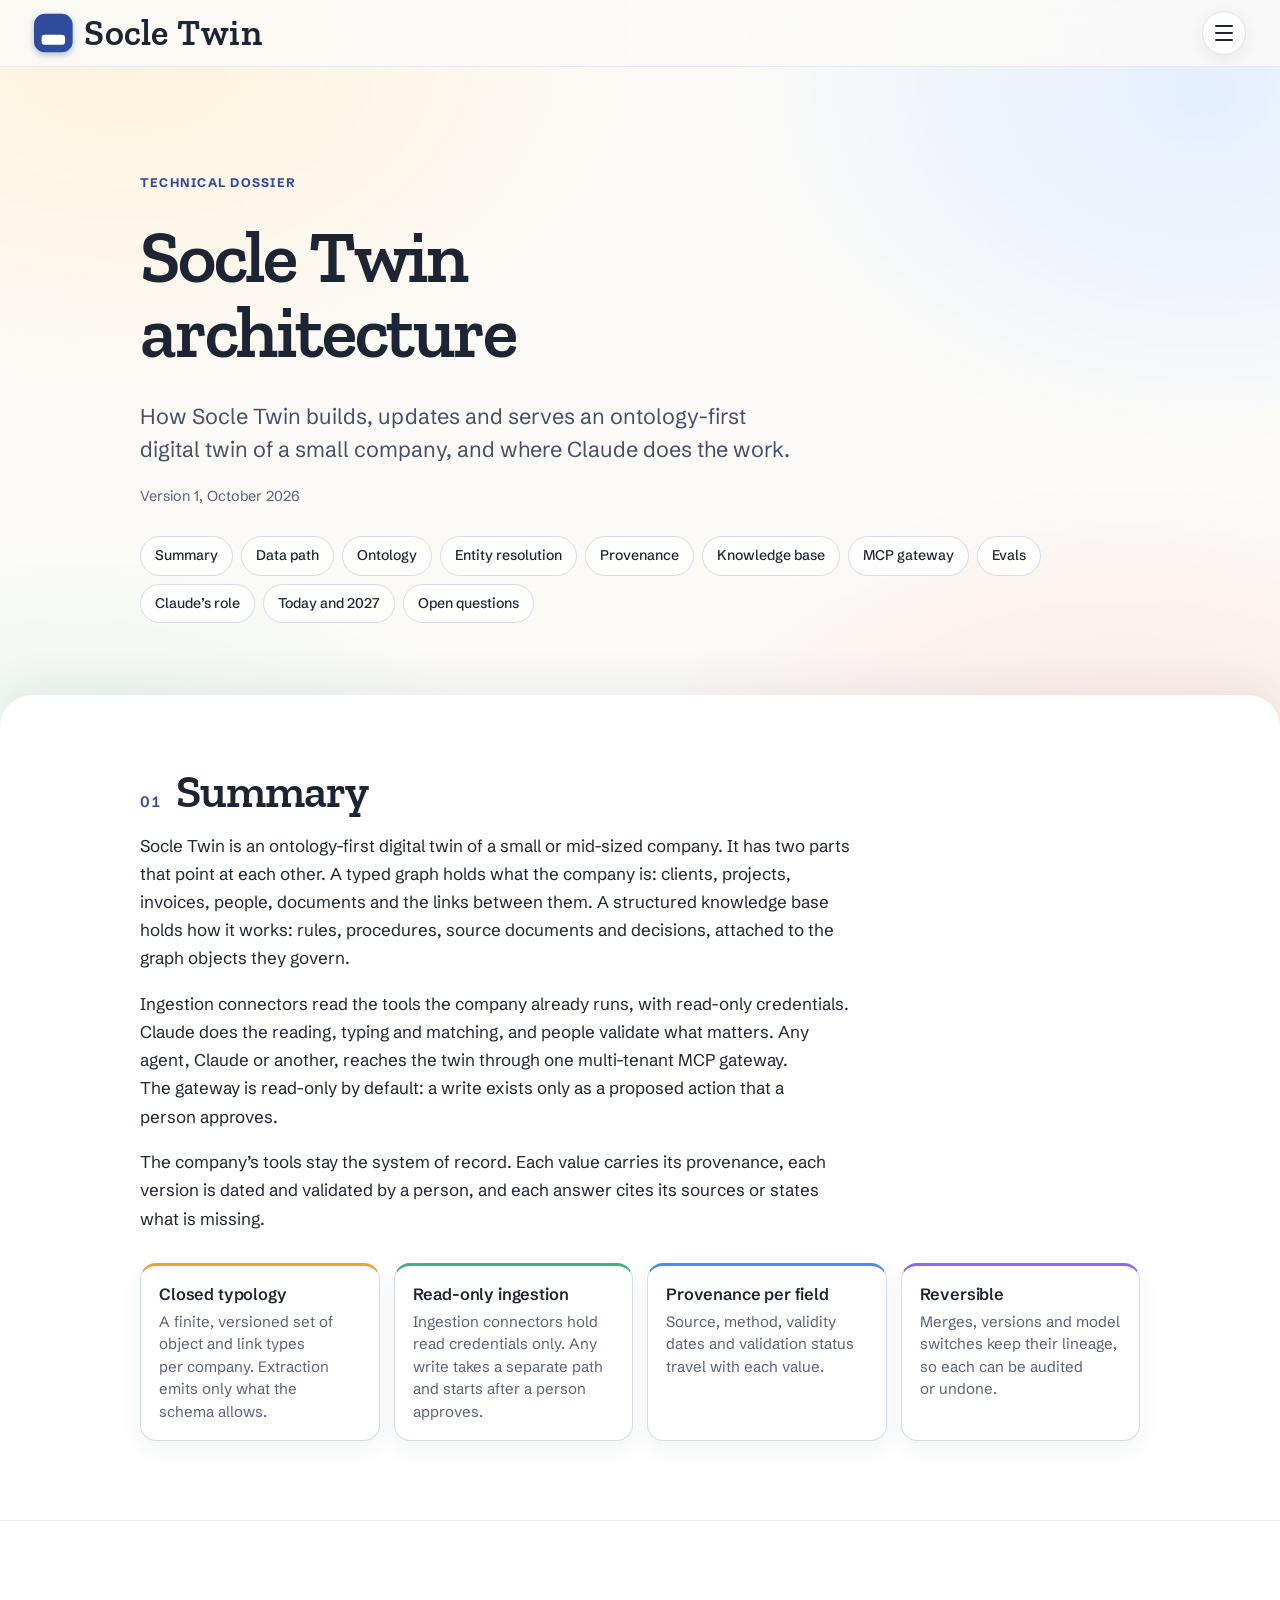
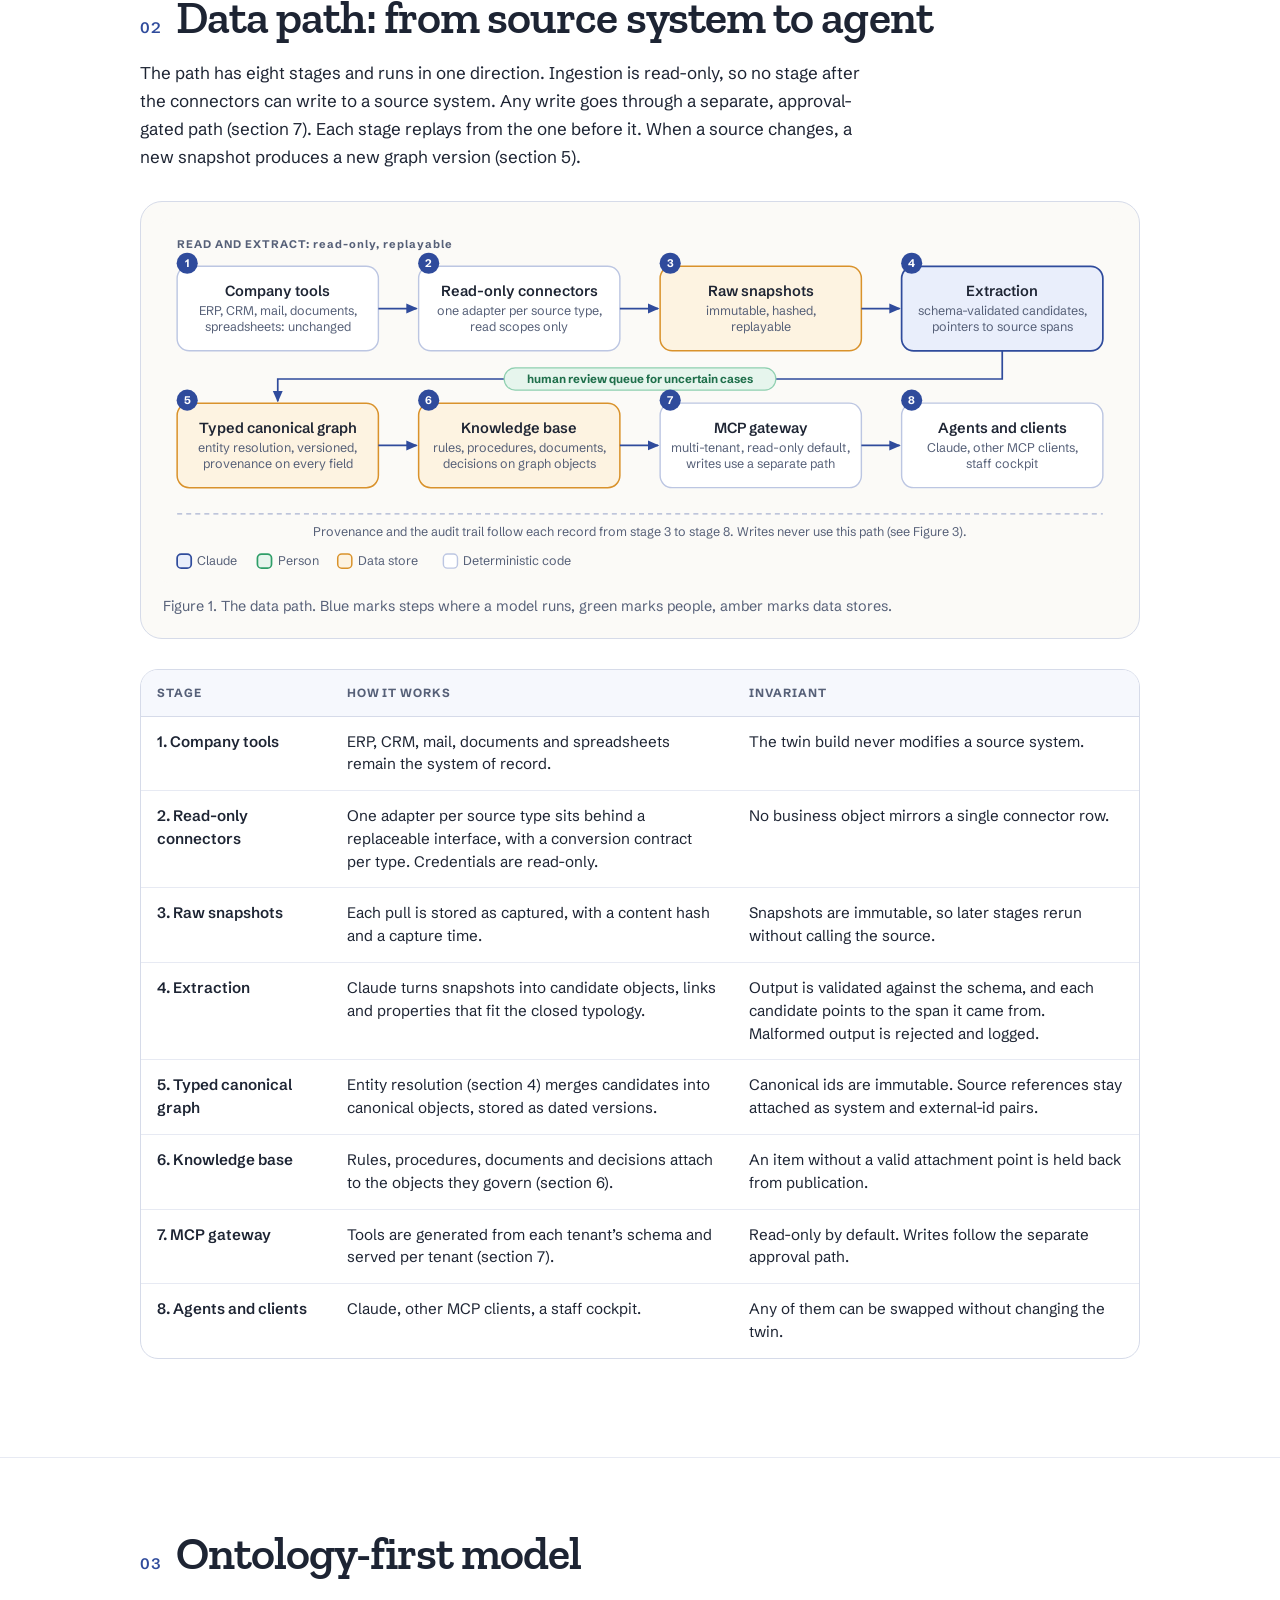
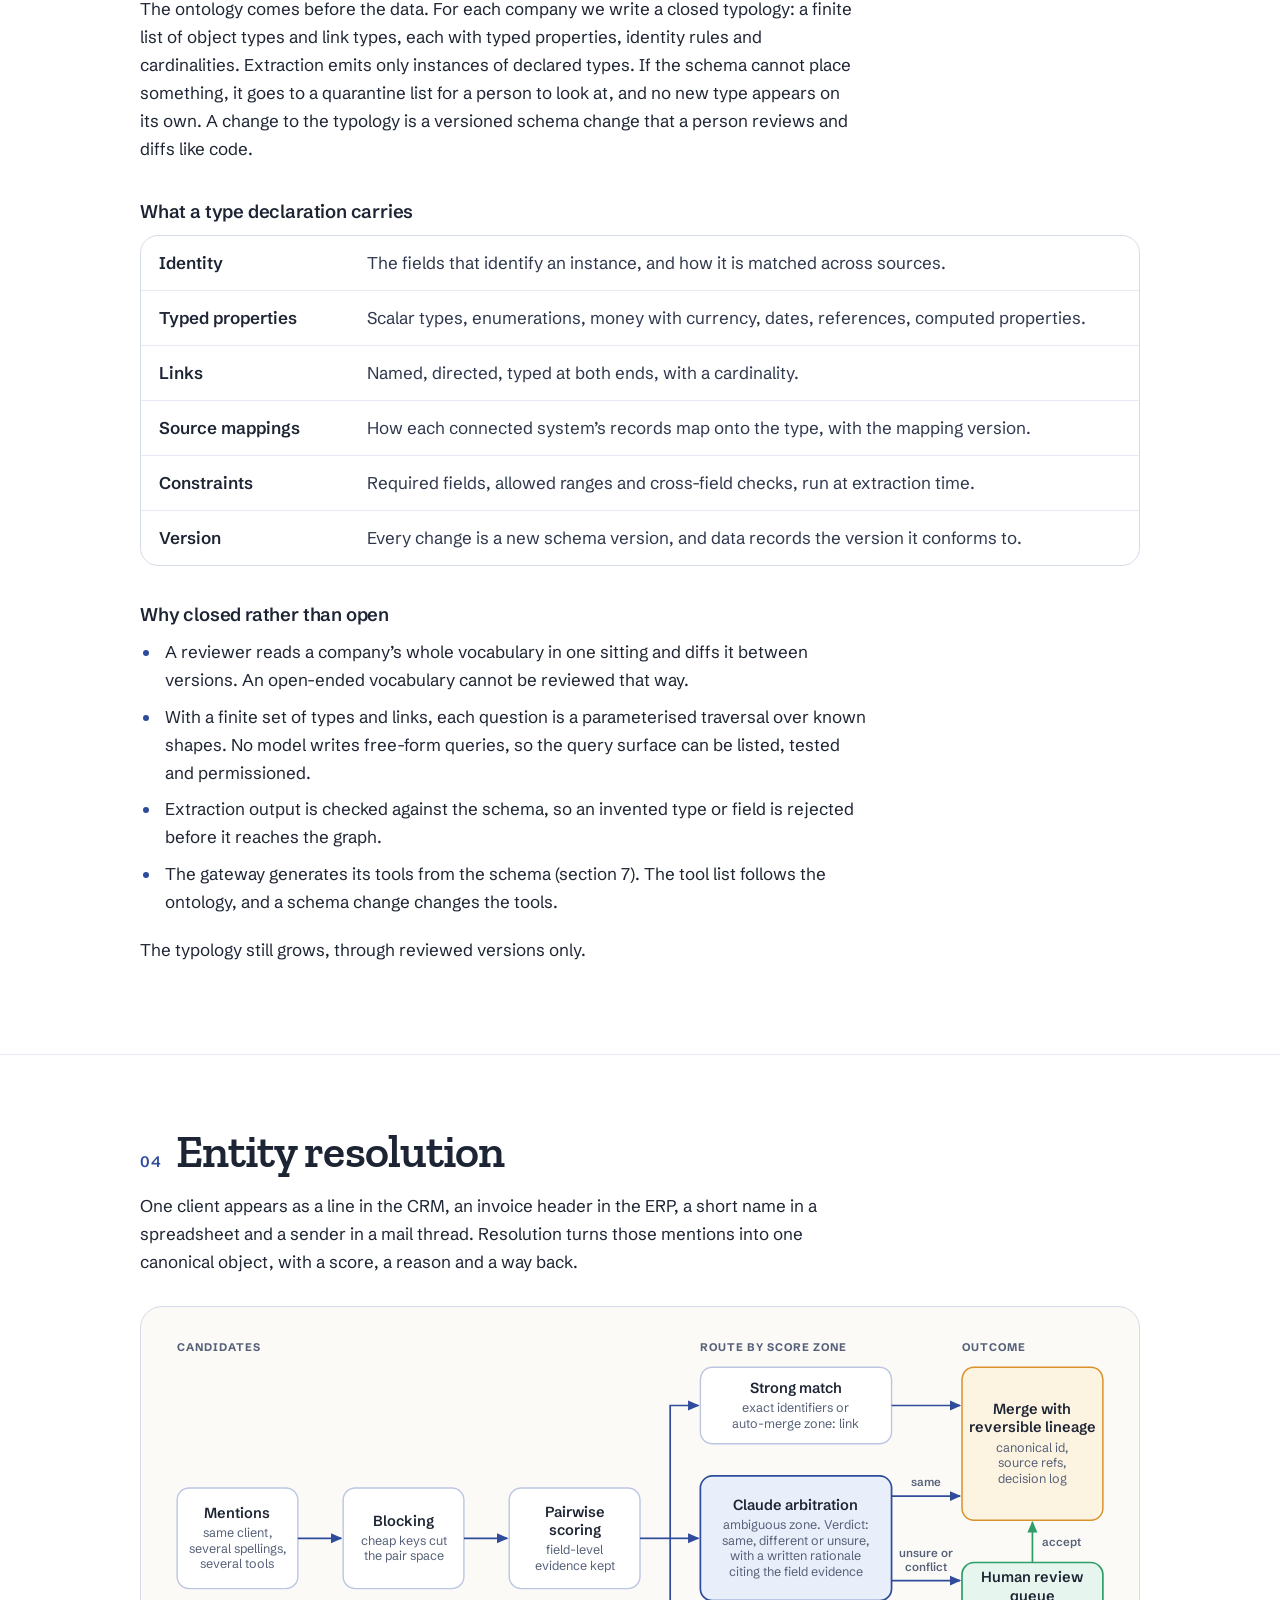
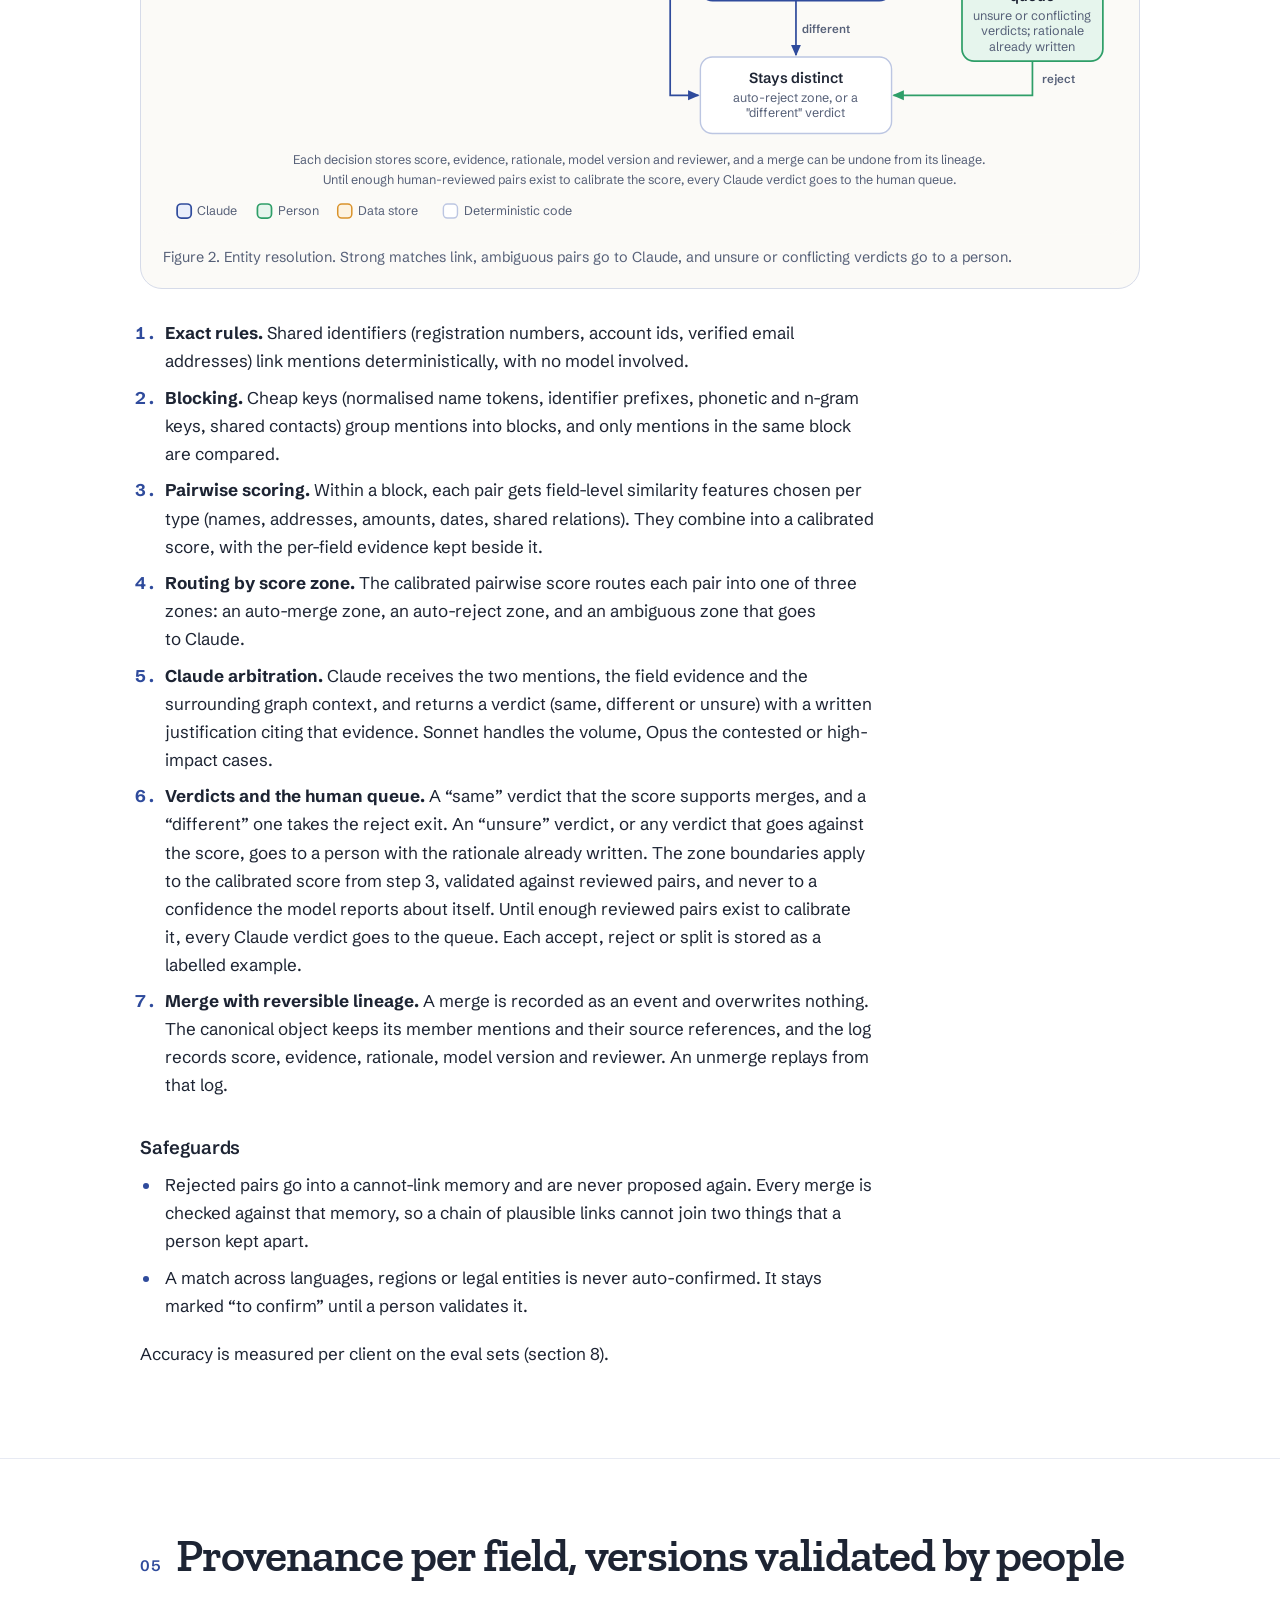
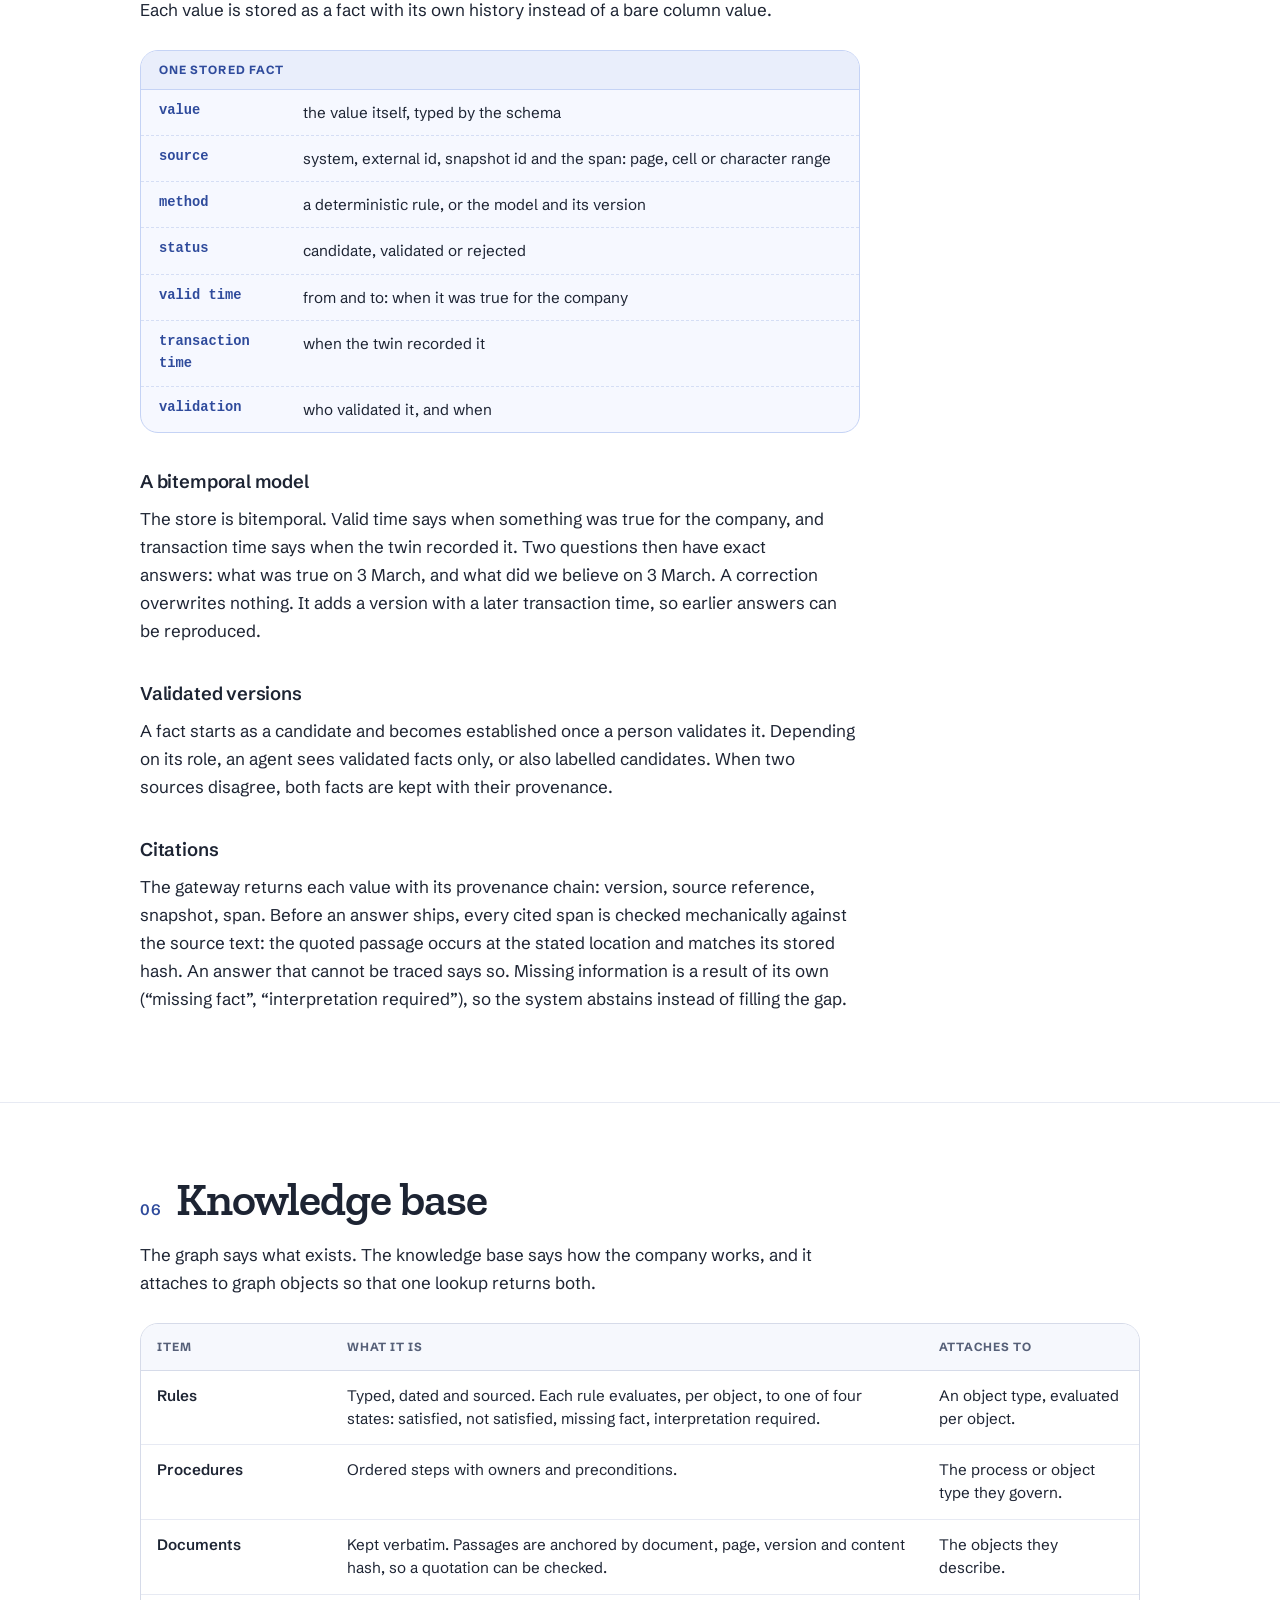
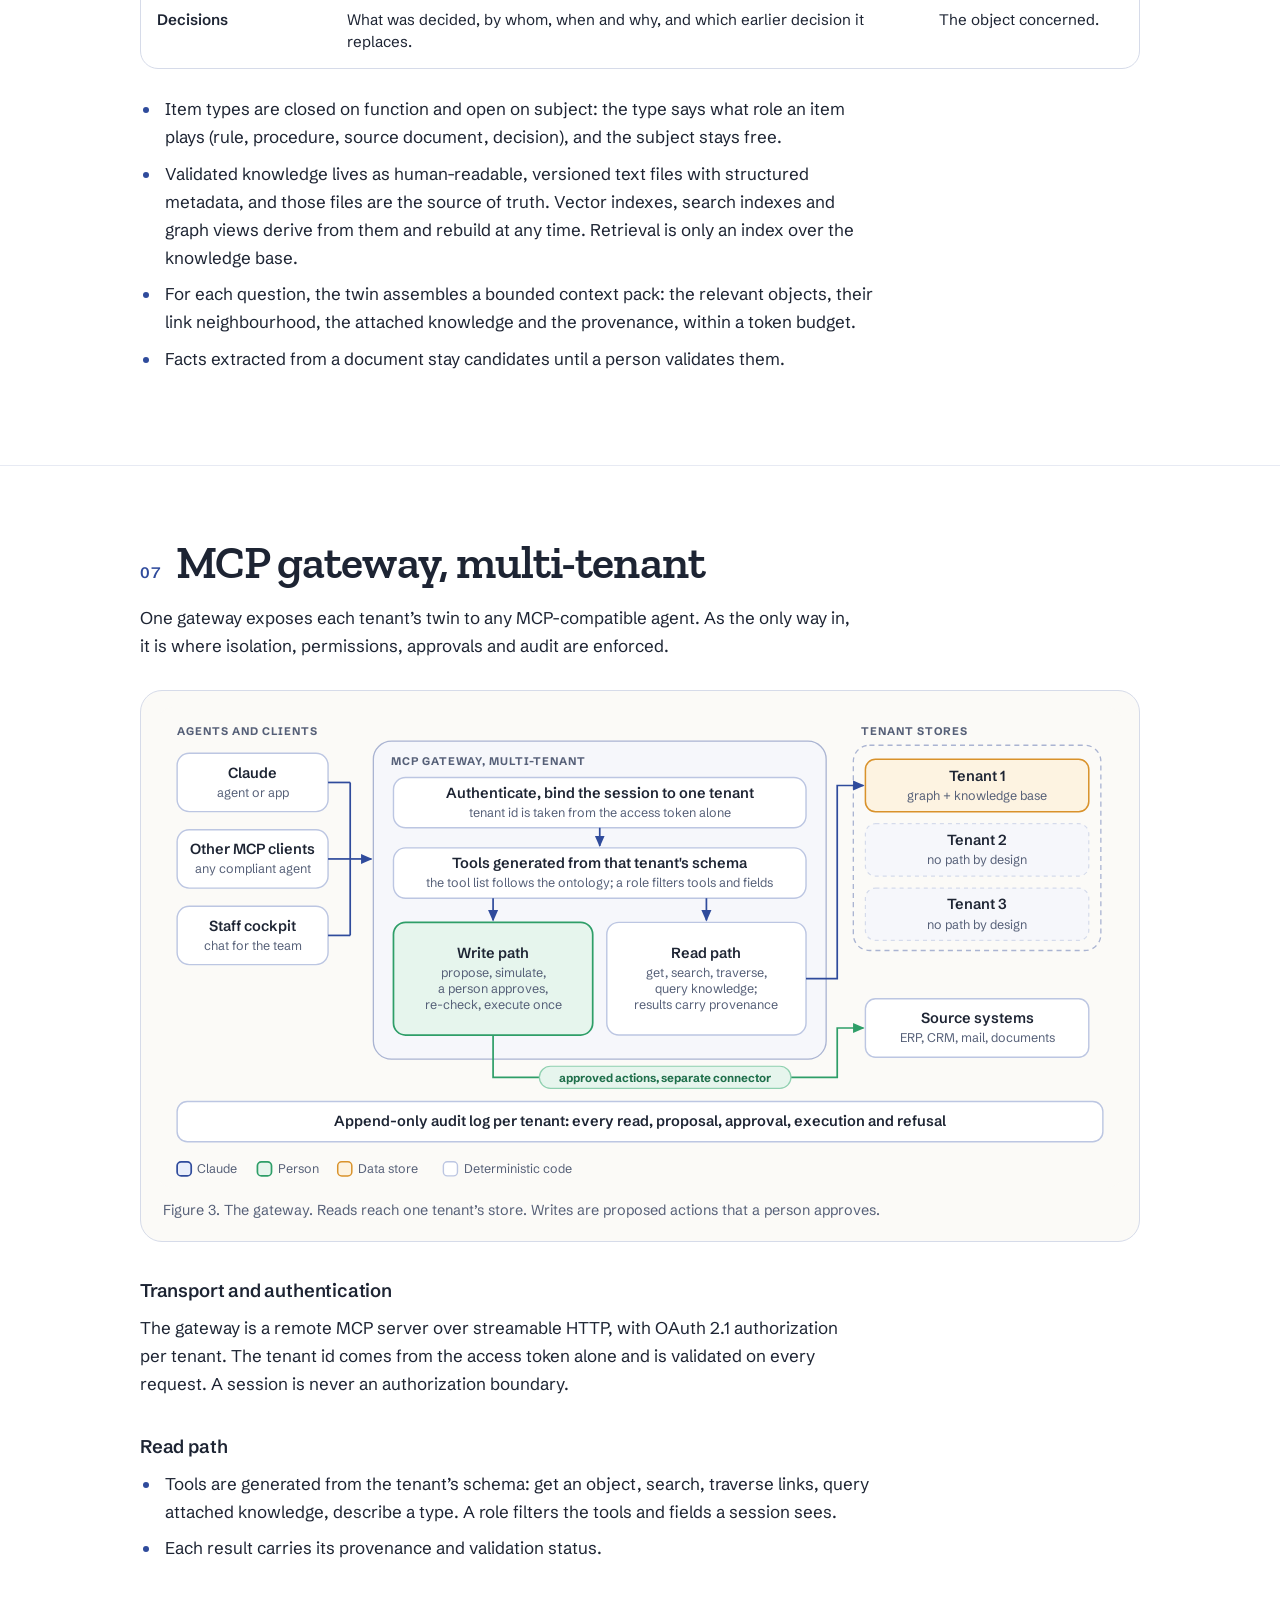
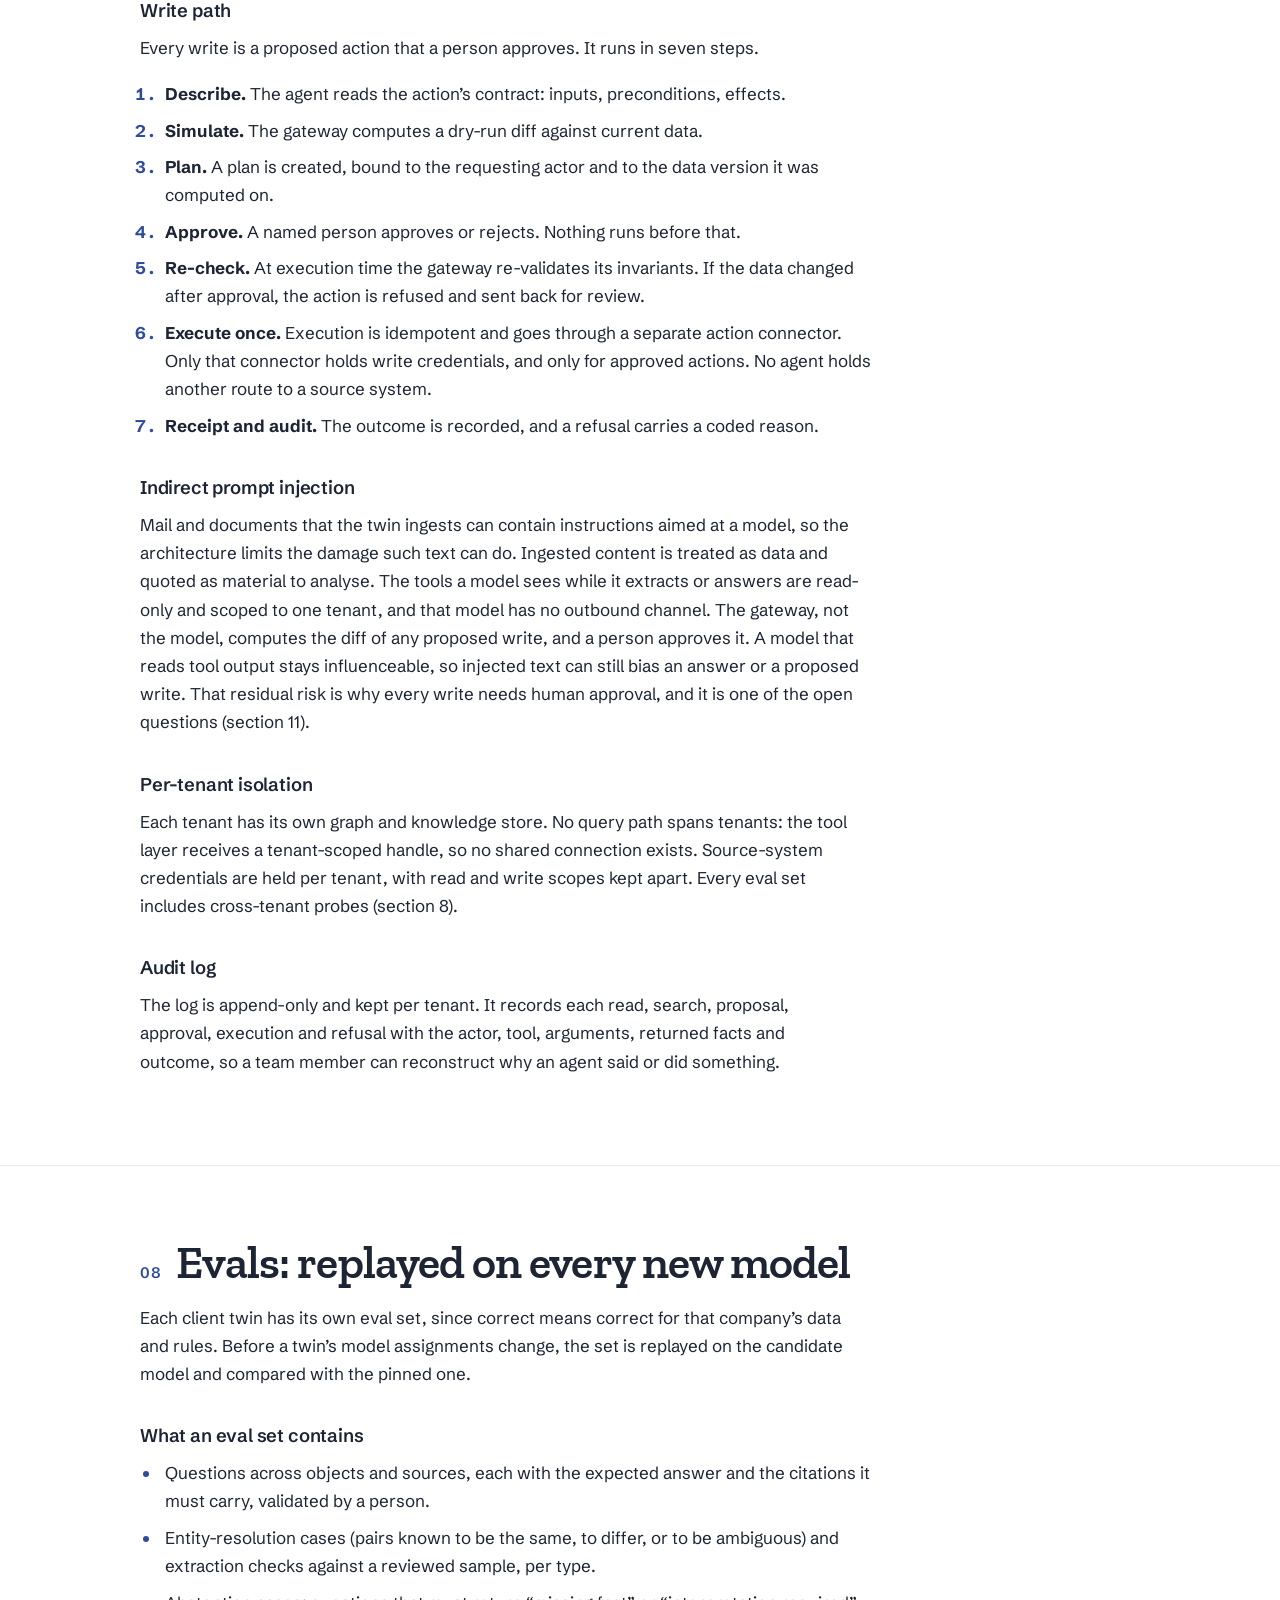
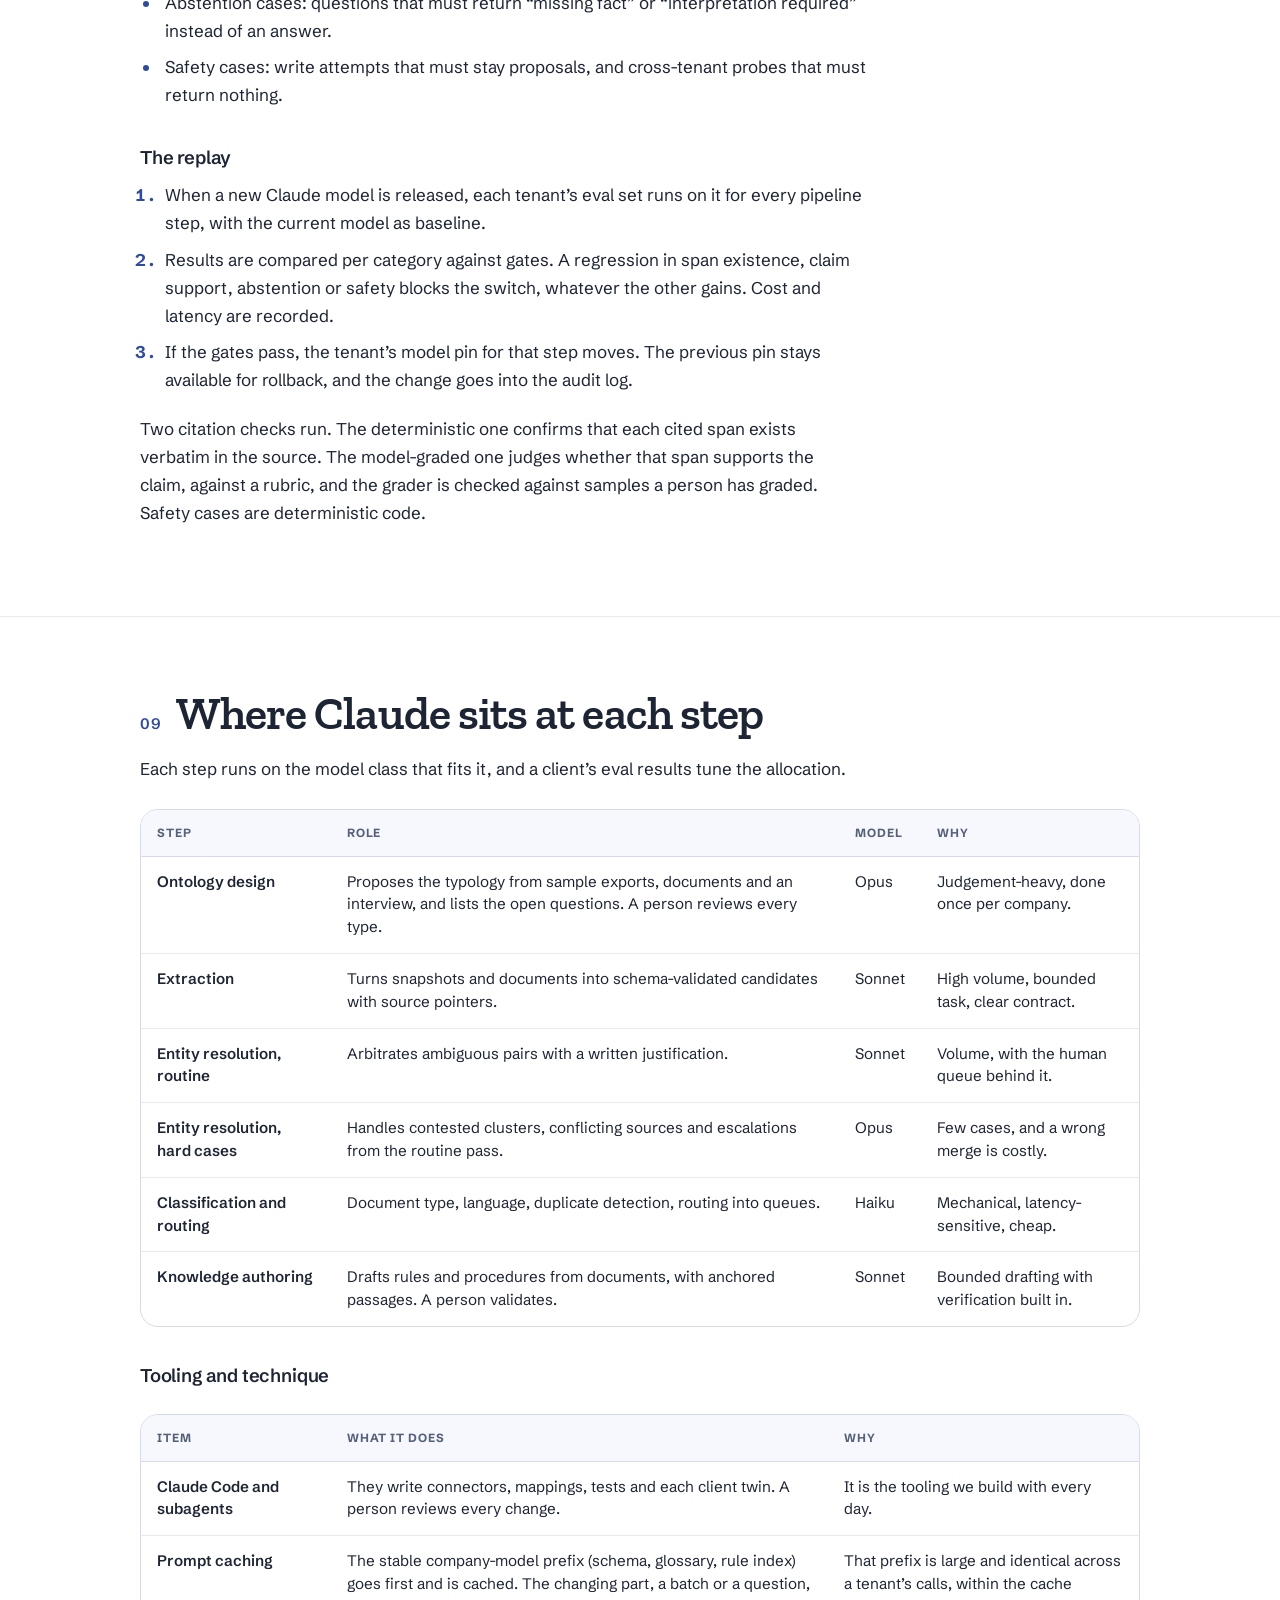
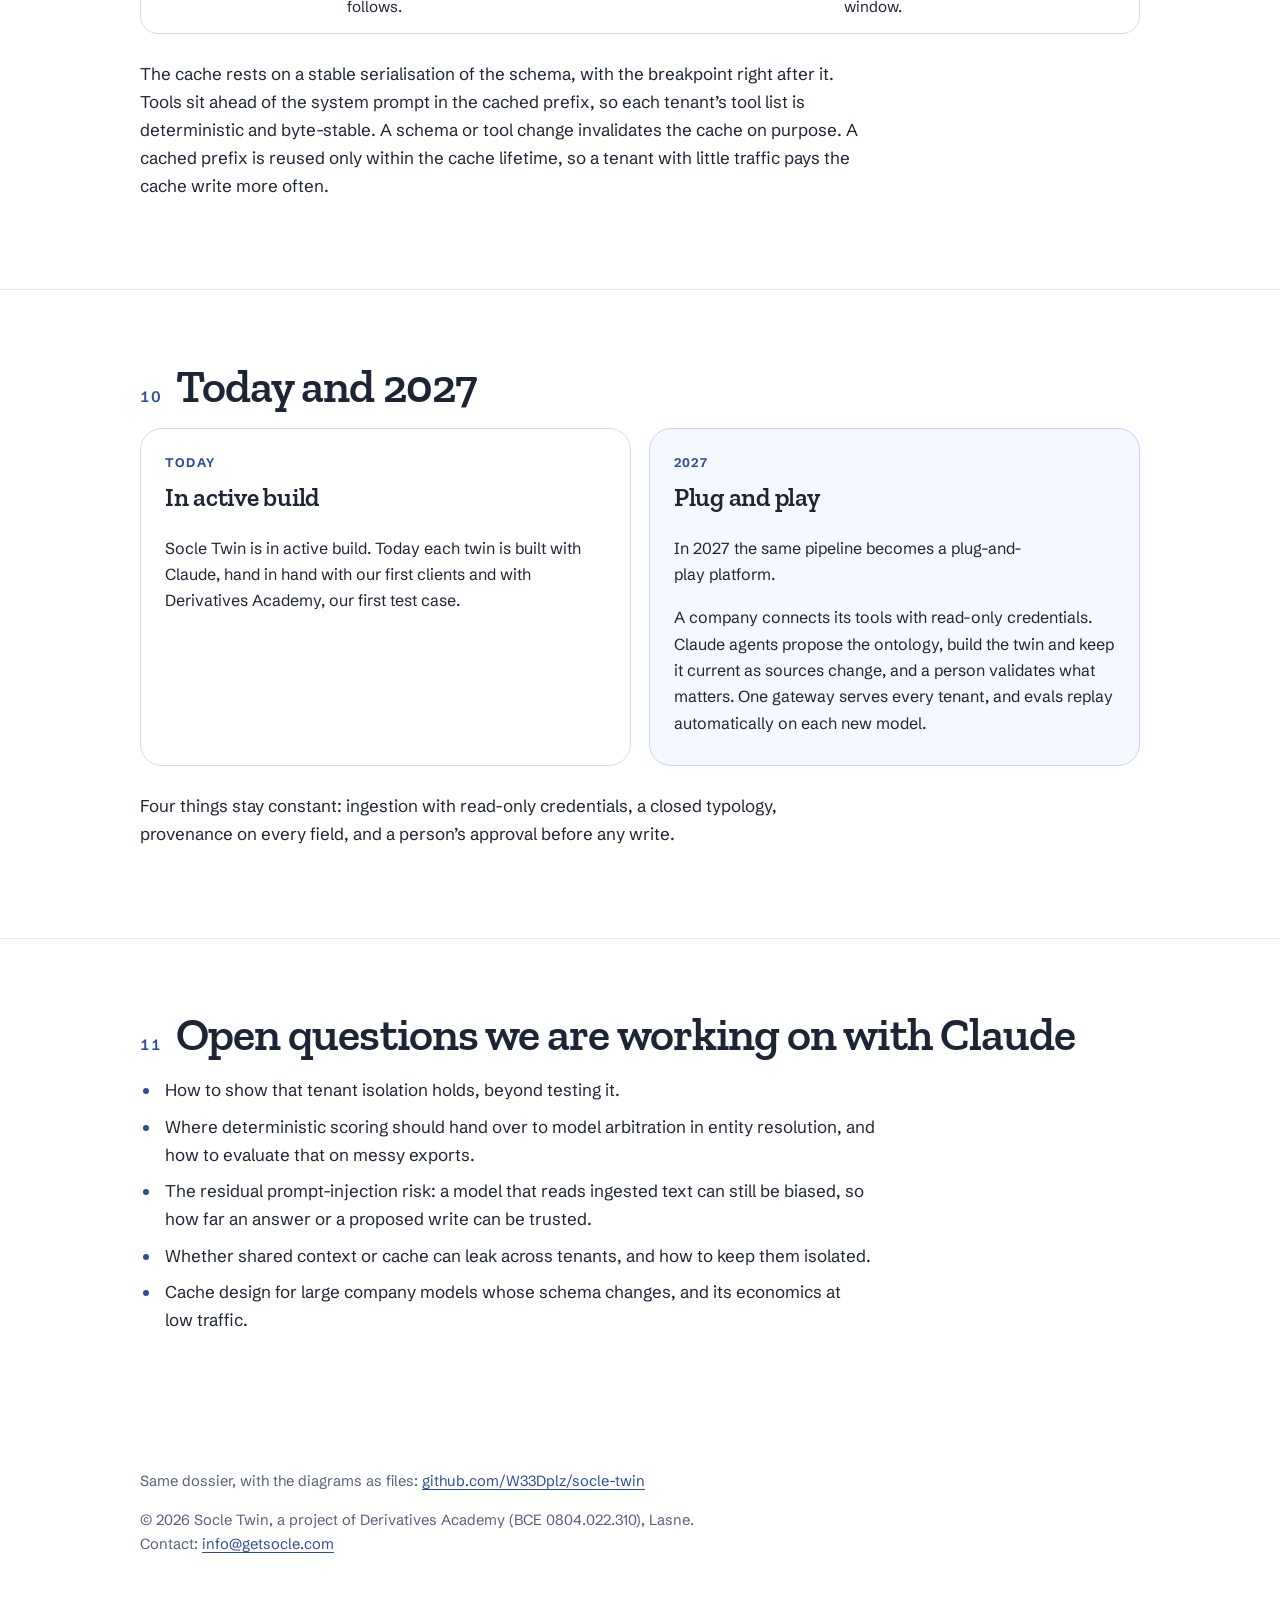
<file: architecture/index.html>
<!doctype html>
<html lang="en">
<head>
<meta charset="utf-8">
<meta name="viewport" content="width=device-width, initial-scale=1">
<link rel="icon" type="image/svg+xml" href="data:image/svg+xml,%3Csvg xmlns=%22http://www.w3.org/2000/svg%22 viewBox=%220 0 64 64%22%3E%3Crect width=%2264%22 height=%2264%22 rx=%2216%22 fill=%22%232f4b9c%22/%3E%3Crect x=%2214%22 y=%2236%22 width=%2236%22 height=%2214%22 rx=%227%22 fill=%22%23fff%22/%3E%3C/svg%3E">
<title>Architecture | Socle Twin</title>
<meta name="description" content="The ontology-first architecture of Socle Twin, from read-only ingestion to a multi-tenant MCP gateway, and where Claude does the work.">
<meta name="color-scheme" content="light">
<link rel="canonical" href="https://getsocle.com/architecture/">
<meta property="og:type" content="article">
<meta property="og:title" content="Architecture | Socle Twin">
<meta property="og:description" content="An ontology-first digital twin of a small company, served to any AI agent through one multi-tenant MCP gateway.">
<meta property="og:url" content="https://getsocle.com/architecture/">
<link rel="preconnect" href="https://fonts.googleapis.com">
<link rel="preconnect" href="https://fonts.gstatic.com" crossorigin>
<link href="https://fonts.googleapis.com/css2?family=Zilla+Slab:ital,wght@0,500;0,600;0,700;1,500&family=Schibsted+Grotesk:wght@400;500;600;700&display=swap" rel="stylesheet">
<link rel="stylesheet" href="../assets/style.css">
<style>
/* Architecture page: reuses the site tokens, header and footer (../assets/style.css). Everything else is prefixed ar-. */
@media (prefers-reduced-motion:no-preference){html{scroll-behavior:smooth}}
.ar-skip{position:absolute;left:12px;top:8px;z-index:50;background:var(--ink);color:#fff;padding:10px 16px;border-radius:999px;text-decoration:none;font-weight:600;transform:translateY(-300%)}
.ar-skip:focus{transform:none}
.ar-wrap{max-width:1040px;margin:0 auto;padding:0 20px}
.ar-hero{padding:clamp(112px,15vw,168px) 0 clamp(40px,6vw,72px)}
.ar-kick{font-size:.78rem;font-weight:700;letter-spacing:.1em;text-transform:uppercase;color:var(--brand)}
.ar-hero h1{font-family:var(--serif);font-weight:600;font-size:clamp(2.4rem,6.4vw,4.6rem);line-height:1.02;letter-spacing:-.03em;margin:.35em 0 .4em;max-width:15ch;text-wrap:balance}
.ar-lead{font-size:clamp(1.1rem,1.7vw,1.35rem);line-height:1.55;color:#445068;max-width:56ch;margin:0 0 18px;text-wrap:balance}
.ar-ver{font-size:.9rem;color:#566078;margin:0}
.ar-tocwrap{margin:28px 0 0}
.ar-tocwrap>summary{display:none}
.ar-toc{display:flex;flex-wrap:wrap;gap:8px;margin:0;padding:0}
.ar-toc a{font-size:.88rem;font-weight:500;color:var(--ink);text-decoration:none;background:rgba(255,255,255,.8);border:1px solid #d6dbe9;border-radius:999px;padding:7px 14px;transition:background-color .15s}
@media (hover:hover) and (pointer:fine){.ar-toc a:hover{background:#eef1f9}}

.ar-main{position:relative;z-index:2;background:#fff;border-radius:32px 32px 0 0;box-shadow:0 -14px 40px rgba(40,50,80,.06);font-size:1.0625rem;--mute:#566078}
.ar-sec{padding:clamp(44px,5.6vw,80px) 0;border-top:1px solid #e7eaf3;scroll-margin-top:72px}
.ar-sec:first-child{border-top:0}
.ar-sh{display:grid;grid-template-columns:auto 1fr;gap:6px 14px;align-items:baseline;margin:0 0 16px}
.ar-num{font:600 .95rem/1 var(--sans);color:var(--brand);letter-spacing:.06em;font-variant-numeric:tabular-nums}
.ar-sh h2{font-family:var(--serif);font-weight:600;font-size:clamp(1.8rem,3.6vw,2.9rem);line-height:1.08;letter-spacing:-.02em;margin:0;text-wrap:balance}
.ar-sh .ar-chip{grid-column:2;justify-self:start}
.ar-status{font-size:.98rem;line-height:1.55;color:var(--mute);margin:0 0 26px;max-width:72ch;padding-left:14px;border-left:3px solid #d6dbe9}
.ar-sec p,.ar-sec li{max-width:72ch;text-wrap:pretty}
.ar-sec p{margin:0 0 1.05em}
.ar-sec h3{font:600 1.15rem/1.3 var(--sans);letter-spacing:-.01em;margin:2em 0 .6em}
.ar-sec ul,.ar-sec ol{padding-left:1.25em;margin:0 0 1.2em}
.ar-sec li{margin:.5em 0;padding-left:.2em}
.ar-sec li::marker{color:var(--brand);font-weight:700}
.ar-sec code{font-family:ui-monospace,SFMono-Regular,Menlo,Consolas,monospace;font-size:.88em;background:#f1f4fb;padding:1px 6px;border-radius:6px;overflow-wrap:anywhere}
.ar-sec a{overflow-wrap:anywhere}

.ar-chip{display:inline-flex;align-items:center;gap:7px;font:700 .72rem/1 var(--sans);letter-spacing:.05em;text-transform:uppercase;padding:6px 11px;border-radius:999px;border:1px solid;white-space:nowrap}
.ar-chip::before{content:"";width:7px;height:7px;border-radius:50%;background:currentColor}
.is-built{color:#1f6f4b;background:#e6f5ed;border-color:#bfe3cf}
.is-proto{color:#2f4b9c;background:#e9eefb;border-color:#c5d3f5}
.is-design{color:#855510;background:#fdf3e1;border-color:#f1d9a8}
.ar-key{list-style:none;padding:0!important;margin:0 0 18px!important;display:grid;gap:10px}
.ar-key li{display:flex;align-items:center;gap:14px;flex-wrap:wrap;margin:0!important;padding:0!important}
.ar-key .ar-chip{min-width:136px;justify-content:flex-start}
.ar-key li>span:last-child{flex:1 1 220px;font-size:.98rem}

.ar-tiles{display:grid;grid-template-columns:repeat(auto-fit,minmax(210px,1fr));gap:14px;margin:30px 0 8px}
.ar-tile{background:#fff;border:1px solid #d6dbe9;border-top:3px solid var(--c);border-radius:16px;padding:18px 18px 16px;box-shadow:0 8px 22px rgba(40,50,80,.06)}
.ar-tile h3{margin:0 0 6px;font-size:1.02rem}
.ar-tile p{margin:0;font-size:.94rem;line-height:1.5;color:var(--mute)}

.ar-fig{margin:30px 0;background:#fbfaf7;border:1px solid #d6dbe9;border-radius:22px;padding:clamp(8px,1.6vw,16px)}
.ar-fig svg{display:block;width:100%;height:auto}
.ar-svg-n{display:none;max-width:480px;margin:0 auto}
.ar-fig figcaption{font-size:.9rem;line-height:1.5;color:var(--mute);margin:12px 6px 4px}
@media (max-width:899px){.ar-svg-w{display:none}.ar-svg-n{display:block}}

.ar-tw{margin:26px 0;border:1px solid #d6dbe9;border-radius:18px;overflow:hidden;background:#fff}
.ar-tbl{width:100%;border-collapse:collapse;font-size:.95rem;line-height:1.5}
.ar-tbl th,.ar-tbl td{padding:14px 16px;text-align:left;vertical-align:top;border-bottom:1px solid #e7eaf3}
.ar-tbl thead th{font-size:.74rem;letter-spacing:.08em;text-transform:uppercase;color:var(--mute);background:#f6f8fd;border-bottom:1px solid #d6dbe9}
.ar-tbl tbody th{font-weight:600;width:19%}
.ar-tbl.c2 tbody th{width:55%}
.ar-tbl tbody tr:last-child>*{border-bottom:0}
@media (max-width:719px){
  .ar-tbl,.ar-tbl tbody,.ar-tbl tr,.ar-tbl th,.ar-tbl td{display:block;width:auto!important}
  .ar-tbl{font-size:.9rem;line-height:1.45}
  .ar-tbl thead{position:absolute;clip:rect(0 0 0 0);clip-path:inset(50%);width:1px;height:1px;overflow:hidden}
  .ar-tbl tr{padding:11px 14px;border-bottom:1px solid #e7eaf3}
  .ar-tbl tr:last-child{border-bottom:0}
  .ar-tbl th,.ar-tbl td{padding:0;border:0!important}
  .ar-tbl tbody th{font-size:.98rem;margin-bottom:2px}
  .ar-tbl td{margin-top:3px}
  .ar-tbl td::before{content:attr(data-l) " ";display:inline;font-size:.66rem;font-weight:700;letter-spacing:.07em;text-transform:uppercase;color:var(--mute);margin-right:5px}
  .ar-tbl.tbl-dp td[data-l="How it works"]{color:var(--mute);font-size:.84rem;line-height:1.38;margin-top:0}
  .ar-tbl.tbl-dp td[data-l="How it works"]::before{display:none}
  .ar-tbl.tbl-model tr{display:grid;grid-template-columns:1fr auto;column-gap:10px;align-items:baseline}
  .ar-tbl.tbl-model td{grid-column:1/-1}
  .ar-tbl.tbl-model td[data-l="Model"]{grid-column:2;grid-row:1;margin:0;font-weight:700;color:var(--brand)}
  .ar-tbl.tbl-model td[data-l="Model"]::before,.ar-tbl.tbl-model td[data-l="Role"]::before{display:none}
  .ar-tbl.tbl-model td[data-l="Why"]{display:none}
}

.ar-defs{margin:0 0 8px;border:1px solid #d6dbe9;border-radius:18px;overflow:hidden}
.ar-defs>div{display:grid;grid-template-columns:minmax(120px,190px) 1fr;gap:6px 18px;padding:13px 18px;border-bottom:1px solid #e7eaf3}
.ar-defs>div:last-child{border-bottom:0}
.ar-defs dt{font-weight:600}
.ar-defs dd{margin:0;color:#2e374c}
@media (max-width:560px){.ar-defs>div{grid-template-columns:1fr;gap:2px}}

.ar-rec{margin:26px 0;border-radius:18px;border:1px solid #c5d3f5;background:#f6f8ff;overflow:hidden;max-width:720px}
.ar-rec-h{font:700 .74rem/1 var(--sans);letter-spacing:.09em;text-transform:uppercase;color:var(--brand);padding:13px 18px;background:#e9eefb;border-bottom:1px solid #c5d3f5}
.ar-rec dl{margin:0}
.ar-rec dl>div{display:grid;grid-template-columns:130px 1fr;gap:6px 14px;padding:10px 18px;border-bottom:1px dashed #d5def5}
.ar-rec dl>div:last-child{border-bottom:0}
.ar-rec dt{font-family:ui-monospace,SFMono-Regular,Menlo,Consolas,monospace;font-size:.86rem;color:var(--brand);font-weight:600}
.ar-rec dd{margin:0;font-size:.95rem}
@media (max-width:480px){.ar-rec dl>div{grid-template-columns:1fr;gap:1px}}

.ar-cols{display:grid;grid-template-columns:1fr 1fr;gap:18px;margin:0 0 26px}
.ar-col{border:1px solid #d6dbe9;border-radius:22px;padding:24px 24px 12px;background:#fff}
.ar-col.is-future{background:#f6f8ff;border-color:#c5d3f5}
.ar-col .ar-kick{display:block}
.ar-sec .ar-col h3{margin:.3em 0 .8em;font-family:var(--serif);font-weight:600;font-size:1.6rem;letter-spacing:-.01em}
.ar-col p{font-size:1rem}
@media (max-width:820px){.ar-cols{grid-template-columns:1fr}}

footer .ar-fwrap{max-width:1040px}
footer p a{overflow-wrap:anywhere}
@media (max-width:480px){
  .ar-wrap{padding:0 16px}
  .ar-main{font-size:.9375rem;line-height:1.5}
  .ar-sec{padding:26px 0}
  .ar-sh{margin-bottom:10px;grid-template-areas:"n c" "t t";grid-template-columns:auto 1fr;gap:4px 12px;align-items:center}
  .ar-sh .ar-num{grid-area:n}
  .ar-sh .ar-chip{grid-area:c;grid-column:auto}
  .ar-sh h2{grid-area:t}
  .ar-status{font-size:.88rem;line-height:1.45;margin-bottom:18px}
  .ar-sec p{margin-bottom:.65em}
  .ar-sec h3{margin:1.25em 0 .35em;font-size:1.05rem}
  .ar-sec li{margin:.28em 0}
  .ar-hero{padding-top:92px;padding-bottom:28px}
  .ar-tocwrap{margin-top:18px}
  .ar-tocwrap>summary{display:list-item;cursor:pointer;font-weight:600;font-size:.9rem;color:var(--brand);padding:4px 0}
  .ar-toc{gap:6px;margin-top:10px}
  .ar-toc a{font-size:.8rem;padding:5px 11px}
  .ar-tiles{display:none}
  .ar-tile{padding:12px 12px 10px}
  .ar-tile h3{font-size:.92rem;margin-bottom:3px}
  .ar-tile p{font-size:.82rem;line-height:1.4}
  .ar-key{gap:6px}
  .ar-key li>span:last-child{font-size:.9rem;flex-basis:100%}
  .ar-fig{margin:18px 0;padding:6px}
  .ar-tw{margin:16px 0}
  .ar-defs>div{display:block;padding:8px 14px}
  .ar-defs dt{display:inline;font-weight:700}
  .ar-defs dt::after{content:". "}
  .ar-defs dd{display:inline}
  .ar-rec{margin:16px 0}
  .ar-rec dl>div{grid-template-columns:104px 1fr;padding:7px 14px;gap:2px 10px}
  .ar-rec dd{font-size:.88rem}
  .ar-rec dt{font-size:.8rem}
  .ar-col{padding:16px 16px 4px}
  .ar-sec .ar-col h3{font-size:1.35rem}
  .ar-col p{font-size:.94rem}
}
</style>
</head>
<body>
<a class="ar-skip" href="#main">Skip to content</a>
<header class="top solid">
  <a class="brand" href="../"><i></i>Socle Twin</a>
  <div class="right">
    <button type="button" class="burger" aria-expanded="false" aria-controls="menu" aria-label="Menu"><span></span><span></span><span></span></button>
  </div>
  <div id="menu" class="menu">
    <nav class="main" aria-label="Site">
      <a href="../#how">How it works</a>
      <a href="../#twin">Under the hood</a>
      <a href="../#cases">Who it is for</a>
      <a href="../#faq">FAQ</a>
      <a href="./" aria-current="page">Architecture</a>
      <a class="cta" href="mailto:info@getsocle.com">Contact</a>
    </nav>
  </div>
</header>

<div class="ar-hero">
  <div class="ar-wrap">
    <span class="ar-kick">Technical dossier</span>
    <h1>Socle Twin architecture</h1>
    <p class="ar-lead">How Socle Twin builds, updates and serves an ontology-first digital twin of a small company, and where Claude does the work.</p>
    <p class="ar-ver">Version 1, October 2026</p>
    <details class="ar-tocwrap" open><summary>On this page</summary><nav class="ar-toc" aria-label="On this page"><a href="#summary">Summary</a><a href="#data-path">Data path</a><a href="#ontology">Ontology</a><a href="#entity-resolution">Entity resolution</a><a href="#provenance">Provenance</a><a href="#knowledge-base">Knowledge base</a><a href="#gateway">MCP gateway</a><a href="#evals">Evals</a><a href="#claude">Claude’s role</a><a href="#trajectory">Today and 2027</a><a href="#open-questions">Open questions</a></nav></details>
  </div>
</div>

<main id="main" class="ar-main">
<section class="ar-sec" id="summary" aria-labelledby="h-summary"><div class="ar-wrap"><div class="ar-sh"><span class="ar-num" aria-hidden="true">01</span><h2 id="h-summary">Summary</h2></div>
<p>Socle Twin is an ontology-first digital twin of a small or mid-sized company. It has two parts that point at each other. A typed graph holds what the company is: clients, projects, invoices, people, documents and the links between them. A structured knowledge base holds how it works: rules, procedures, source documents and decisions, attached to the graph objects they govern.</p>
<p>Ingestion connectors read the tools the company already runs, with read-only credentials. Claude does the reading, typing and matching, and people validate what matters. Any agent, Claude or another, reaches the twin through one multi-tenant MCP gateway. The gateway is read-only by default: a write exists only as a proposed action that a person approves.</p>
<p>The company’s tools stay the system of record. Each value carries its provenance, each version is dated and validated by a person, and each answer cites its sources or states what is missing.</p>
<div class="ar-tiles"><div class="ar-tile" style="--c:#E8A33D"><h3>Closed typology</h3><p>A finite, versioned set of object and link types per company. Extraction emits only what the schema allows.</p></div><div class="ar-tile" style="--c:#3FB27F"><h3>Read-only ingestion</h3><p>Ingestion connectors hold read credentials only. Any write takes a separate path and starts after a person approves.</p></div><div class="ar-tile" style="--c:#4A8CF2"><h3>Provenance per field</h3><p>Source, method, validity dates and validation status travel with each value.</p></div><div class="ar-tile" style="--c:#8B6BEA"><h3>Reversible</h3><p>Merges, versions and model switches keep their lineage, so each can be audited or undone.</p></div></div></div></section>
<section class="ar-sec" id="data-path" aria-labelledby="h-data-path"><div class="ar-wrap"><div class="ar-sh"><span class="ar-num" aria-hidden="true">02</span><h2 id="h-data-path">Data path: from source system to agent</h2></div>
<p>The path has eight stages and runs in one direction. Ingestion is read-only, so no stage after the connectors can write to a source system. Any write goes through a separate, approval-gated path (section 7). Each stage replays from the one before it. When a source changes, a new snapshot produces a new graph version (section 5).</p>
<figure class="ar-fig" id="fig-data-path"><div class="ar-svg-w"><svg class="dg" viewBox="0 0 960 364" role="img" aria-labelledby="dp-w-ti dp-w-de" preserveAspectRatio="xMidYMid meet">
<title id="dp-w-ti">Data path of Socle Twin</title><desc id="dp-w-de">Eight stages in one direction: company tools, read-only connectors, raw snapshots, Claude extraction, typed canonical graph, knowledge base, MCP gateway, agents and clients. A person reviews candidates between extraction and the graph.</desc>
<style>.dg text{font-family:'Schibsted Grotesk','Helvetica Neue',Arial,sans-serif;fill:#1d2433}
.dg .t{font-size:14.5px;font-weight:600}
.dg .s{font-size:12.5px;fill:#566078}
.dg .h{font-size:11px;font-weight:700;letter-spacing:.09em;fill:#566078}
.dg .lb{font-size:11.5px;font-weight:600;fill:#566078}
.dg .pl{font-size:11.5px;font-weight:700}
.dg .bg{fill:#fbfaf7}
.dg .bx{fill:#fff;stroke:#bcc6e2;stroke-width:1.4}
.dg .cl{fill:#e9eefb;stroke:#2f4b9c;stroke-width:1.7}
.dg .hu{fill:#e6f5ed;stroke:#2e9e68;stroke-width:1.7}
.dg .da{fill:#fdf3e1;stroke:#d9922b;stroke-width:1.5}
.dg .dim{fill:#f6f7fb;stroke:#d5dbeb;stroke-width:1.2;stroke-dasharray:4 4}
.dg .dim text,.dg text.dimt{fill:#8a93a8}
.dg .pn{fill:#f6f7fb;stroke:#aab4d2;stroke-width:1.3}
.dg .wall{fill:none;stroke:#aab4d2;stroke-width:1.3;stroke-dasharray:5 4}
.dg .ar{fill:none;stroke:#2f4b9c;stroke-width:1.7}
.dg .ard{fill:none;stroke:#b5bed8;stroke-width:1.5;stroke-dasharray:4 4}
.dg .arh{fill:none;stroke:#2e9e68;stroke-width:1.7}
.dg .badge{fill:#2f4b9c}
.dg .badge-t{font-size:11px;font-weight:700;fill:#fff;text-anchor:middle}
.dg .pill-cl{fill:#e9eefb;stroke:#9db0e6}
.dg .pill-hu{fill:#e6f5ed;stroke:#8fd0b0}
.dg .pill-da{fill:#fdf3e1;stroke:#ecc98c}
.dg .pill-bx{fill:#fff;stroke:#bcc6e2}
.dg .pill-hu-t{fill:#1f6f4b}
.dg .pill-cl-t{fill:#2f4b9c}
.dg .ctr{text-anchor:middle}
.dg .mid{text-anchor:middle}
</style>
<defs><marker id="dp-w-ah" viewBox="0 0 10 10" refX="8.6" refY="5" markerWidth="7" markerHeight="7" orient="auto"><path d="M0 0.8L9.6 5L0 9.2z" fill="#2f4b9c"/></marker><marker id="dp-w-ahh" viewBox="0 0 10 10" refX="8.6" refY="5" markerWidth="7" markerHeight="7" orient="auto"><path d="M0 0.8L9.6 5L0 9.2z" fill="#2e9e68"/></marker><marker id="dp-w-ahd" viewBox="0 0 10 10" refX="8.6" refY="5" markerWidth="7" markerHeight="7" orient="auto"><path d="M0 0.8L9.6 5L0 9.2z" fill="#b5bed8"/></marker></defs>
<rect class="bg" x="0" y="0" width="960" height="364" rx="16"/>
<text class="h" x="20.0" y="30.0">READ AND EXTRACT: read-only, replayable</text>
<rect class="bx" x="20.0" y="48.0" width="200.0" height="84.0" rx="12"/>
<text x="120.0" y="77.5" class="t ctr">Company tools</text>
<text x="120.0" y="96.5" class="s ctr">ERP, CRM, mail, documents,</text>
<text x="120.0" y="112.0" class="s ctr">spreadsheets: unchanged</text>
<circle class="badge" cx="30.0" cy="45.0" r="10.5"/>
<text class="badge-t" x="30.0" y="49.0">1</text>
<rect class="bx" x="260.0" y="48.0" width="200.0" height="84.0" rx="12"/>
<text x="360.0" y="77.5" class="t ctr">Read-only connectors</text>
<text x="360.0" y="96.5" class="s ctr">one adapter per source type,</text>
<text x="360.0" y="112.0" class="s ctr">read scopes only</text>
<circle class="badge" cx="270.0" cy="45.0" r="10.5"/>
<text class="badge-t" x="270.0" y="49.0">2</text>
<rect class="da" x="500.0" y="48.0" width="200.0" height="84.0" rx="12"/>
<text x="600.0" y="77.5" class="t ctr">Raw snapshots</text>
<text x="600.0" y="96.5" class="s ctr">immutable, hashed,</text>
<text x="600.0" y="112.0" class="s ctr">replayable</text>
<circle class="badge" cx="510.0" cy="45.0" r="10.5"/>
<text class="badge-t" x="510.0" y="49.0">3</text>
<rect class="cl" x="740.0" y="48.0" width="200.0" height="84.0" rx="12"/>
<text x="840.0" y="77.5" class="t ctr">Extraction</text>
<text x="840.0" y="96.5" class="s ctr">schema-validated candidates,</text>
<text x="840.0" y="112.0" class="s ctr">pointers to source spans</text>
<circle class="badge" cx="750.0" cy="45.0" r="10.5"/>
<text class="badge-t" x="750.0" y="49.0">4</text>
<path class="ar" d="M220.0 90.0 L258.0 90.0" marker-end="url(#dp-w-ah)"/>
<path class="ar" d="M460.0 90.0 L498.0 90.0" marker-end="url(#dp-w-ah)"/>
<path class="ar" d="M700.0 90.0 L738.0 90.0" marker-end="url(#dp-w-ah)"/>
<path class="ar" d="M840.0 132.0 L840.0 160.0 L120.0 160.0 L120.0 182.0" marker-end="url(#dp-w-ah)"/>
<rect class="pill-hu" x="345.0" y="149.0" width="270.0" height="22" rx="11" stroke-width="1.2"/>
<text class="pl pill-hu-t ctr" x="480.0" y="164.2">human review queue for uncertain cases</text>
<rect class="da" x="20.0" y="184.0" width="200.0" height="84.0" rx="12"/>
<text x="120.0" y="213.5" class="t ctr">Typed canonical graph</text>
<text x="120.0" y="232.5" class="s ctr">entity resolution, versioned,</text>
<text x="120.0" y="248.0" class="s ctr">provenance on every field</text>
<circle class="badge" cx="30.0" cy="181.0" r="10.5"/>
<text class="badge-t" x="30.0" y="185.0">5</text>
<rect class="da" x="260.0" y="184.0" width="200.0" height="84.0" rx="12"/>
<text x="360.0" y="213.5" class="t ctr">Knowledge base</text>
<text x="360.0" y="232.5" class="s ctr">rules, procedures, documents,</text>
<text x="360.0" y="248.0" class="s ctr">decisions on graph objects</text>
<circle class="badge" cx="270.0" cy="181.0" r="10.5"/>
<text class="badge-t" x="270.0" y="185.0">6</text>
<rect class="bx" x="500.0" y="184.0" width="200.0" height="84.0" rx="12"/>
<text x="600.0" y="213.5" class="t ctr">MCP gateway</text>
<text x="600.0" y="232.5" class="s ctr">multi-tenant, read-only default,</text>
<text x="600.0" y="248.0" class="s ctr">writes use a separate path</text>
<circle class="badge" cx="510.0" cy="181.0" r="10.5"/>
<text class="badge-t" x="510.0" y="185.0">7</text>
<rect class="bx" x="740.0" y="184.0" width="200.0" height="84.0" rx="12"/>
<text x="840.0" y="213.5" class="t ctr">Agents and clients</text>
<text x="840.0" y="232.5" class="s ctr">Claude, other MCP clients,</text>
<text x="840.0" y="248.0" class="s ctr">staff cockpit</text>
<circle class="badge" cx="750.0" cy="181.0" r="10.5"/>
<text class="badge-t" x="750.0" y="185.0">8</text>
<path class="ar" d="M220.0 226.0 L258.0 226.0" marker-end="url(#dp-w-ah)"/>
<path class="ar" d="M460.0 226.0 L498.0 226.0" marker-end="url(#dp-w-ah)"/>
<path class="ar" d="M700.0 226.0 L738.0 226.0" marker-end="url(#dp-w-ah)"/>
<path class="wall" d="M20 294 H940"/>
<text x="480.0" y="316.0" class="s ctr">Provenance and the audit trail follow each record from stage 3 to stage 8. Writes never use this path (see Figure 3).</text>
<rect class="cl" x="20.0" y="334.0" width="14" height="14" rx="4"/>
<text class="s" x="40.0" y="345.0">Claude</text>
<rect class="hu" x="99.8" y="334.0" width="14" height="14" rx="4"/>
<text class="s" x="119.8" y="345.0">Person</text>
<rect class="da" x="179.6" y="334.0" width="14" height="14" rx="4"/>
<text class="s" x="199.6" y="345.0">Data store</text>
<rect class="bx" x="284.6" y="334.0" width="14" height="14" rx="4"/>
<text class="s" x="304.6" y="345.0">Deterministic code</text>
</svg></div><div class="ar-svg-n"><svg class="dg" viewBox="0 0 360 732" role="img" aria-labelledby="dp-n-ti dp-n-de" preserveAspectRatio="xMidYMid meet">
<title id="dp-n-ti">Data path of Socle Twin</title><desc id="dp-n-de">Eight stages from top to bottom: company tools, read-only connectors, raw snapshots, Claude extraction, typed canonical graph, knowledge base, MCP gateway, agents and clients.</desc>
<style>.dg text{font-family:'Schibsted Grotesk','Helvetica Neue',Arial,sans-serif;fill:#1d2433}
.dg .t{font-size:14.5px;font-weight:600}
.dg .s{font-size:12.5px;fill:#566078}
.dg .h{font-size:11px;font-weight:700;letter-spacing:.09em;fill:#566078}
.dg .lb{font-size:11.5px;font-weight:600;fill:#566078}
.dg .pl{font-size:11.5px;font-weight:700}
.dg .bg{fill:#fbfaf7}
.dg .bx{fill:#fff;stroke:#bcc6e2;stroke-width:1.4}
.dg .cl{fill:#e9eefb;stroke:#2f4b9c;stroke-width:1.7}
.dg .hu{fill:#e6f5ed;stroke:#2e9e68;stroke-width:1.7}
.dg .da{fill:#fdf3e1;stroke:#d9922b;stroke-width:1.5}
.dg .dim{fill:#f6f7fb;stroke:#d5dbeb;stroke-width:1.2;stroke-dasharray:4 4}
.dg .dim text,.dg text.dimt{fill:#8a93a8}
.dg .pn{fill:#f6f7fb;stroke:#aab4d2;stroke-width:1.3}
.dg .wall{fill:none;stroke:#aab4d2;stroke-width:1.3;stroke-dasharray:5 4}
.dg .ar{fill:none;stroke:#2f4b9c;stroke-width:1.7}
.dg .ard{fill:none;stroke:#b5bed8;stroke-width:1.5;stroke-dasharray:4 4}
.dg .arh{fill:none;stroke:#2e9e68;stroke-width:1.7}
.dg .badge{fill:#2f4b9c}
.dg .badge-t{font-size:11px;font-weight:700;fill:#fff;text-anchor:middle}
.dg .pill-cl{fill:#e9eefb;stroke:#9db0e6}
.dg .pill-hu{fill:#e6f5ed;stroke:#8fd0b0}
.dg .pill-da{fill:#fdf3e1;stroke:#ecc98c}
.dg .pill-bx{fill:#fff;stroke:#bcc6e2}
.dg .pill-hu-t{fill:#1f6f4b}
.dg .pill-cl-t{fill:#2f4b9c}
.dg .ctr{text-anchor:middle}
.dg .mid{text-anchor:middle}
</style>
<defs><marker id="dp-n-ah" viewBox="0 0 10 10" refX="8.6" refY="5" markerWidth="7" markerHeight="7" orient="auto"><path d="M0 0.8L9.6 5L0 9.2z" fill="#2f4b9c"/></marker><marker id="dp-n-ahh" viewBox="0 0 10 10" refX="8.6" refY="5" markerWidth="7" markerHeight="7" orient="auto"><path d="M0 0.8L9.6 5L0 9.2z" fill="#2e9e68"/></marker><marker id="dp-n-ahd" viewBox="0 0 10 10" refX="8.6" refY="5" markerWidth="7" markerHeight="7" orient="auto"><path d="M0 0.8L9.6 5L0 9.2z" fill="#b5bed8"/></marker></defs>
<rect class="bg" x="0" y="0" width="360" height="732" rx="16"/>
<rect class="bx" x="14.0" y="14.0" width="332.0" height="56.0" rx="12"/>
<text x="180.0" y="29.5" class="t ctr">Company tools</text>
<text x="180.0" y="48.5" class="s ctr">ERP, CRM, mail, documents,</text>
<text x="180.0" y="64.0" class="s ctr">spreadsheets: unchanged</text>
<circle class="badge" cx="24.0" cy="11.0" r="10.5"/>
<text class="badge-t" x="24.0" y="15.0">1</text>
<rect class="bx" x="14.0" y="90.0" width="332.0" height="56.0" rx="12"/>
<text x="180.0" y="105.5" class="t ctr">Read-only connectors</text>
<text x="180.0" y="124.5" class="s ctr">one adapter per source type,</text>
<text x="180.0" y="140.0" class="s ctr">read scopes only</text>
<circle class="badge" cx="24.0" cy="87.0" r="10.5"/>
<text class="badge-t" x="24.0" y="91.0">2</text>
<rect class="da" x="14.0" y="166.0" width="332.0" height="56.0" rx="12"/>
<text x="180.0" y="189.2" class="t ctr">Raw snapshots</text>
<text x="180.0" y="208.2" class="s ctr">immutable, hashed, replayable</text>
<circle class="badge" cx="24.0" cy="163.0" r="10.5"/>
<text class="badge-t" x="24.0" y="167.0">3</text>
<rect class="cl" x="14.0" y="242.0" width="332.0" height="56.0" rx="12"/>
<text x="180.0" y="257.5" class="t ctr">Extraction</text>
<text x="180.0" y="276.5" class="s ctr">schema-validated candidates,</text>
<text x="180.0" y="292.0" class="s ctr">pointers to source spans</text>
<circle class="badge" cx="24.0" cy="239.0" r="10.5"/>
<text class="badge-t" x="24.0" y="243.0">4</text>
<rect class="da" x="14.0" y="336.0" width="332.0" height="56.0" rx="12"/>
<text x="180.0" y="351.5" class="t ctr">Typed canonical graph</text>
<text x="180.0" y="370.5" class="s ctr">entity resolution, versioned,</text>
<text x="180.0" y="386.0" class="s ctr">provenance on every field</text>
<circle class="badge" cx="24.0" cy="333.0" r="10.5"/>
<text class="badge-t" x="24.0" y="337.0">5</text>
<rect class="da" x="14.0" y="412.0" width="332.0" height="56.0" rx="12"/>
<text x="180.0" y="427.5" class="t ctr">Knowledge base</text>
<text x="180.0" y="446.5" class="s ctr">rules, procedures, documents,</text>
<text x="180.0" y="462.0" class="s ctr">decisions on graph objects</text>
<circle class="badge" cx="24.0" cy="409.0" r="10.5"/>
<text class="badge-t" x="24.0" y="413.0">6</text>
<rect class="bx" x="14.0" y="488.0" width="332.0" height="56.0" rx="12"/>
<text x="180.0" y="503.5" class="t ctr">MCP gateway</text>
<text x="180.0" y="522.5" class="s ctr">multi-tenant, read-only default,</text>
<text x="180.0" y="538.0" class="s ctr">writes use a separate path</text>
<circle class="badge" cx="24.0" cy="485.0" r="10.5"/>
<text class="badge-t" x="24.0" y="489.0">7</text>
<rect class="bx" x="14.0" y="564.0" width="332.0" height="56.0" rx="12"/>
<text x="180.0" y="579.5" class="t ctr">Agents and clients</text>
<text x="180.0" y="598.5" class="s ctr">Claude, other MCP clients,</text>
<text x="180.0" y="614.0" class="s ctr">staff cockpit</text>
<circle class="badge" cx="24.0" cy="561.0" r="10.5"/>
<text class="badge-t" x="24.0" y="565.0">8</text>
<path class="ar" d="M180.0 70.0 L180.0 88.0" marker-end="url(#dp-n-ah)"/>
<path class="ar" d="M180.0 146.0 L180.0 164.0" marker-end="url(#dp-n-ah)"/>
<path class="ar" d="M180.0 222.0 L180.0 240.0" marker-end="url(#dp-n-ah)"/>
<path class="ar" d="M180.0 298.0 L180.0 334.0" marker-end="url(#dp-n-ah)"/>
<path class="ar" d="M180.0 392.0 L180.0 410.0" marker-end="url(#dp-n-ah)"/>
<path class="ar" d="M180.0 468.0 L180.0 486.0" marker-end="url(#dp-n-ah)"/>
<path class="ar" d="M180.0 544.0 L180.0 562.0" marker-end="url(#dp-n-ah)"/>
<rect class="pill-hu" x="175.0" y="306.0" width="150.0" height="22" rx="11" stroke-width="1.2"/>
<text class="pl pill-hu-t ctr" x="250.0" y="321.2">human review queue</text>
<text class="lb ctr" x="180.0" y="648.0">Provenance and audit follow each record.</text>
<text class="lb ctr" x="180.0" y="666.0">Writes never use this path (see Figure 3).</text>
<rect class="cl" x="14.0" y="684.0" width="14" height="14" rx="4"/>
<text class="s" x="34.0" y="695.0">Claude</text>
<rect class="hu" x="93.8" y="684.0" width="14" height="14" rx="4"/>
<text class="s" x="113.8" y="695.0">Person</text>
<rect class="da" x="14.0" y="706.0" width="14" height="14" rx="4"/>
<text class="s" x="34.0" y="717.0">Data store</text>
<rect class="bx" x="119.0" y="706.0" width="14" height="14" rx="4"/>
<text class="s" x="139.0" y="717.0">Deterministic code</text>
</svg></div><figcaption>Figure 1. The data path. Blue marks steps where a model runs, green marks people, amber marks data stores.</figcaption></figure>
<div class="ar-tw"><table class="ar-tbl tbl-dp"><thead><tr><th scope="col">Stage</th><th scope="col">How it works</th><th scope="col">Invariant</th></tr></thead><tbody><tr><th scope="row" data-l="Stage">1. Company tools</th><td data-l="How it works">ERP, CRM, mail, documents and spreadsheets remain the system of record.</td><td data-l="Invariant">The twin build never modifies a source system.</td></tr><tr><th scope="row" data-l="Stage">2. Read-only connectors</th><td data-l="How it works">One adapter per source type sits behind a replaceable interface, with a conversion contract per type. Credentials are read-only.</td><td data-l="Invariant">No business object mirrors a single connector row.</td></tr><tr><th scope="row" data-l="Stage">3. Raw snapshots</th><td data-l="How it works">Each pull is stored as captured, with a content hash and a capture time.</td><td data-l="Invariant">Snapshots are immutable, so later stages rerun without calling the source.</td></tr><tr><th scope="row" data-l="Stage">4. Extraction</th><td data-l="How it works">Claude turns snapshots into candidate objects, links and properties that fit the closed typology.</td><td data-l="Invariant">Output is validated against the schema, and each candidate points to the span it came from. Malformed output is rejected and logged.</td></tr><tr><th scope="row" data-l="Stage">5. Typed canonical graph</th><td data-l="How it works">Entity resolution (section 4) merges candidates into canonical objects, stored as dated versions.</td><td data-l="Invariant">Canonical ids are immutable. Source references stay attached as system and external-id pairs.</td></tr><tr><th scope="row" data-l="Stage">6. Knowledge base</th><td data-l="How it works">Rules, procedures, documents and decisions attach to the objects they govern (section 6).</td><td data-l="Invariant">An item without a valid attachment point is held back from publication.</td></tr><tr><th scope="row" data-l="Stage">7. MCP gateway</th><td data-l="How it works">Tools are generated from each tenant’s schema and served per tenant (section 7).</td><td data-l="Invariant">Read-only by default. Writes follow the separate approval path.</td></tr><tr><th scope="row" data-l="Stage">8. Agents and clients</th><td data-l="How it works">Claude, other MCP clients, a staff cockpit.</td><td data-l="Invariant">Any of them can be swapped without changing the twin.</td></tr></tbody></table></div></div></section>
<section class="ar-sec" id="ontology" aria-labelledby="h-ontology"><div class="ar-wrap"><div class="ar-sh"><span class="ar-num" aria-hidden="true">03</span><h2 id="h-ontology">Ontology-first model</h2></div>
<p>The ontology comes before the data. For each company we write a closed typology: a finite list of object types and link types, each with typed properties, identity rules and cardinalities. Extraction emits only instances of declared types. If the schema cannot place something, it goes to a quarantine list for a person to look at, and no new type appears on its own. A change to the typology is a versioned schema change that a person reviews and diffs like code.</p>
<h3>What a type declaration carries</h3>
<dl class="ar-defs"><div><dt>Identity</dt><dd>The fields that identify an instance, and how it is matched across sources.</dd></div><div><dt>Typed properties</dt><dd>Scalar types, enumerations, money with currency, dates, references, computed properties.</dd></div><div><dt>Links</dt><dd>Named, directed, typed at both ends, with a cardinality.</dd></div><div><dt>Source mappings</dt><dd>How each connected system’s records map onto the type, with the mapping version.</dd></div><div><dt>Constraints</dt><dd>Required fields, allowed ranges and cross-field checks, run at extraction time.</dd></div><div><dt>Version</dt><dd>Every change is a new schema version, and data records the version it conforms to.</dd></div></dl>
<h3>Why closed rather than open</h3>
<ul><li>A reviewer reads a company’s whole vocabulary in one sitting and diffs it between versions. An open-ended vocabulary cannot be reviewed that way.</li><li>With a finite set of types and links, each question is a parameterised traversal over known shapes. No model writes free-form queries, so the query surface can be listed, tested and permissioned.</li><li>Extraction output is checked against the schema, so an invented type or field is rejected before it reaches the graph.</li><li>The gateway generates its tools from the schema (section 7). The tool list follows the ontology, and a schema change changes the tools.</li></ul>
<p>The typology still grows, through reviewed versions only.</p></div></section>
<section class="ar-sec" id="entity-resolution" aria-labelledby="h-entity-resolution"><div class="ar-wrap"><div class="ar-sh"><span class="ar-num" aria-hidden="true">04</span><h2 id="h-entity-resolution">Entity resolution</h2></div>
<p>One client appears as a line in the CRM, an invoice header in the ERP, a short name in a spreadsheet and a sender in a mail thread. Resolution turns those mentions into one canonical object, with a score, a reason and a way back.</p>
<figure class="ar-fig" id="fig-entity-resolution"><div class="ar-svg-w"><svg class="dg" viewBox="0 0 960 508" role="img" aria-labelledby="er-w-ti er-w-de" preserveAspectRatio="xMidYMid meet">
<title id="er-w-ti">Entity resolution pipeline</title><desc id="er-w-de">Mentions are grouped by blocking, scored in pairs and routed by score band. Strong matches link; ambiguous pairs go to Claude, which returns a verdict with a written rationale; uncertain verdicts go to a human review queue; clear non-matches stay distinct. Merges keep reversible lineage.</desc>
<style>.dg text{font-family:'Schibsted Grotesk','Helvetica Neue',Arial,sans-serif;fill:#1d2433}
.dg .t{font-size:14.5px;font-weight:600}
.dg .s{font-size:12.5px;fill:#566078}
.dg .h{font-size:11px;font-weight:700;letter-spacing:.09em;fill:#566078}
.dg .lb{font-size:11.5px;font-weight:600;fill:#566078}
.dg .pl{font-size:11.5px;font-weight:700}
.dg .bg{fill:#fbfaf7}
.dg .bx{fill:#fff;stroke:#bcc6e2;stroke-width:1.4}
.dg .cl{fill:#e9eefb;stroke:#2f4b9c;stroke-width:1.7}
.dg .hu{fill:#e6f5ed;stroke:#2e9e68;stroke-width:1.7}
.dg .da{fill:#fdf3e1;stroke:#d9922b;stroke-width:1.5}
.dg .dim{fill:#f6f7fb;stroke:#d5dbeb;stroke-width:1.2;stroke-dasharray:4 4}
.dg .dim text,.dg text.dimt{fill:#8a93a8}
.dg .pn{fill:#f6f7fb;stroke:#aab4d2;stroke-width:1.3}
.dg .wall{fill:none;stroke:#aab4d2;stroke-width:1.3;stroke-dasharray:5 4}
.dg .ar{fill:none;stroke:#2f4b9c;stroke-width:1.7}
.dg .ard{fill:none;stroke:#b5bed8;stroke-width:1.5;stroke-dasharray:4 4}
.dg .arh{fill:none;stroke:#2e9e68;stroke-width:1.7}
.dg .badge{fill:#2f4b9c}
.dg .badge-t{font-size:11px;font-weight:700;fill:#fff;text-anchor:middle}
.dg .pill-cl{fill:#e9eefb;stroke:#9db0e6}
.dg .pill-hu{fill:#e6f5ed;stroke:#8fd0b0}
.dg .pill-da{fill:#fdf3e1;stroke:#ecc98c}
.dg .pill-bx{fill:#fff;stroke:#bcc6e2}
.dg .pill-hu-t{fill:#1f6f4b}
.dg .pill-cl-t{fill:#2f4b9c}
.dg .ctr{text-anchor:middle}
.dg .mid{text-anchor:middle}
</style>
<defs><marker id="er-w-ah" viewBox="0 0 10 10" refX="8.6" refY="5" markerWidth="7" markerHeight="7" orient="auto"><path d="M0 0.8L9.6 5L0 9.2z" fill="#2f4b9c"/></marker><marker id="er-w-ahh" viewBox="0 0 10 10" refX="8.6" refY="5" markerWidth="7" markerHeight="7" orient="auto"><path d="M0 0.8L9.6 5L0 9.2z" fill="#2e9e68"/></marker><marker id="er-w-ahd" viewBox="0 0 10 10" refX="8.6" refY="5" markerWidth="7" markerHeight="7" orient="auto"><path d="M0 0.8L9.6 5L0 9.2z" fill="#b5bed8"/></marker></defs>
<rect class="bg" x="0" y="0" width="960" height="508" rx="16"/>
<text class="h" x="20.0" y="28.0">CANDIDATES</text>
<text class="h" x="540.0" y="28.0">ROUTE BY SCORE ZONE</text>
<text class="h" x="800.0" y="28.0">OUTCOME</text>
<rect class="bx" x="20.0" y="164.0" width="120.0" height="100.0" rx="12"/>
<text x="80.0" y="193.8" class="t ctr">Mentions</text>
<text x="80.0" y="212.8" class="s ctr">same client,</text>
<text x="80.0" y="228.2" class="s ctr">several spellings,</text>
<text x="80.0" y="243.8" class="s ctr">several tools</text>
<rect class="bx" x="185.0" y="164.0" width="120.0" height="100.0" rx="12"/>
<text x="245.0" y="201.5" class="t ctr">Blocking</text>
<text x="245.0" y="220.5" class="s ctr">cheap keys cut</text>
<text x="245.0" y="236.0" class="s ctr">the pair space</text>
<rect class="bx" x="350.0" y="164.0" width="130.0" height="100.0" rx="12"/>
<text x="415.0" y="192.5" class="t ctr">Pairwise</text>
<text x="415.0" y="210.5" class="t ctr">scoring</text>
<text x="415.0" y="229.5" class="s ctr">field-level</text>
<text x="415.0" y="245.0" class="s ctr">evidence kept</text>
<path class="ar" d="M140.0 214.0 L183.0 214.0" marker-end="url(#er-w-ah)"/>
<path class="ar" d="M305.0 214.0 L348.0 214.0" marker-end="url(#er-w-ah)"/>
<rect class="bx" x="540.0" y="44.0" width="190.0" height="76.0" rx="12"/>
<text x="635.0" y="69.5" class="t ctr">Strong match</text>
<text x="635.0" y="88.5" class="s ctr">exact identifiers or</text>
<text x="635.0" y="104.0" class="s ctr">auto-merge zone: link</text>
<rect class="cl" x="540.0" y="152.0" width="190.0" height="124.0" rx="12"/>
<text x="635.0" y="186.0" class="t ctr">Claude arbitration</text>
<text x="635.0" y="205.0" class="s ctr">ambiguous zone. Verdict:</text>
<text x="635.0" y="220.5" class="s ctr">same, different or unsure,</text>
<text x="635.0" y="236.0" class="s ctr">with a written rationale</text>
<text x="635.0" y="251.5" class="s ctr">citing the field evidence</text>
<rect class="bx" x="540.0" y="332.0" width="190.0" height="76.0" rx="12"/>
<text x="635.0" y="357.5" class="t ctr">Stays distinct</text>
<text x="635.0" y="376.5" class="s ctr">auto-reject zone, or a</text>
<text x="635.0" y="392.0" class="s ctr">&quot;different&quot; verdict</text>
<path class="ar" d="M480.0 214.0 L510.0 214.0"/>
<path class="ar" d="M510.0 214.0 L510.0 82.0 L538.0 82.0" marker-end="url(#er-w-ah)"/>
<path class="ar" d="M510.0 214.0 L538.0 214.0" marker-end="url(#er-w-ah)"/>
<path class="ar" d="M510.0 214.0 L510.0 370.0 L538.0 370.0" marker-end="url(#er-w-ah)"/>
<rect class="da" x="800.0" y="44.0" width="140.0" height="152.0" rx="12"/>
<text x="870.0" y="90.8" class="t ctr">Merge with</text>
<text x="870.0" y="108.8" class="t ctr">reversible lineage</text>
<text x="870.0" y="127.8" class="s ctr">canonical id,</text>
<text x="870.0" y="143.2" class="s ctr">source refs,</text>
<text x="870.0" y="158.8" class="s ctr">decision log</text>
<rect class="hu" x="800.0" y="238.0" width="140.0" height="98.0" rx="12"/>
<text x="870.0" y="257.8" class="t ctr">Human review</text>
<text x="870.0" y="275.8" class="t ctr">queue</text>
<text x="870.0" y="294.8" class="s ctr">unsure or conflicting</text>
<text x="870.0" y="310.2" class="s ctr">verdicts; rationale</text>
<text x="870.0" y="325.8" class="s ctr">already written</text>
<path class="ar" d="M730.0 82.0 L798.0 82.0" marker-end="url(#er-w-ah)"/>
<path class="ar" d="M730.0 172.0 L798.0 172.0" marker-end="url(#er-w-ah)"/>
<text class="lb ctr" x="764.0" y="162.0">same</text>
<path class="ar" d="M635.0 276.0 L635.0 330.0" marker-end="url(#er-w-ah)"/>
<text class="lb" x="641.0" y="308.0" style="text-anchor:start">different</text>
<path class="ar" d="M730.0 256.0 L798.0 256.0" marker-end="url(#er-w-ah)"/>
<text class="lb ctr" x="764.0" y="233.0">unsure or</text>
<text class="lb ctr" x="764.0" y="246.0">conflict</text>
<path class="arh" d="M870.0 238.0 L870.0 198.0" marker-end="url(#er-w-ahh)"/>
<text class="lb" x="880.0" y="222.0" style="text-anchor:start">accept</text>
<path class="arh" d="M870.0 336.0 L870.0 370.0 L732.0 370.0" marker-end="url(#er-w-ahh)"/>
<text class="lb" x="880.0" y="358.0" style="text-anchor:start">reject</text>
<text x="480.0" y="438.0" class="s ctr">Each decision stores score, evidence, rationale, model version and reviewer, and a merge can be undone from its lineage.</text>
<text x="480.0" y="458.0" class="s ctr">Until enough human-reviewed pairs exist to calibrate the score, every Claude verdict goes to the human queue.</text>
<rect class="cl" x="20.0" y="478.0" width="14" height="14" rx="4"/>
<text class="s" x="40.0" y="489.0">Claude</text>
<rect class="hu" x="99.8" y="478.0" width="14" height="14" rx="4"/>
<text class="s" x="119.8" y="489.0">Person</text>
<rect class="da" x="179.6" y="478.0" width="14" height="14" rx="4"/>
<text class="s" x="199.6" y="489.0">Data store</text>
<rect class="bx" x="284.6" y="478.0" width="14" height="14" rx="4"/>
<text class="s" x="304.6" y="489.0">Deterministic code</text>
</svg></div><div class="ar-svg-n"><svg class="dg" viewBox="0 0 360 718" role="img" aria-labelledby="er-n-ti er-n-de" preserveAspectRatio="xMidYMid meet">
<title id="er-n-ti">Entity resolution pipeline</title><desc id="er-n-de">Mentions, blocking and pairwise scoring feed a routing step with three exits. A strong match links and merges with reversible lineage. An ambiguous pair goes to Claude arbitration; a confident verdict merges, an uncertain one goes to a human review queue, whose accepted decisions merge and whose rejections keep the pair distinct. A clear non-match stays distinct.</desc>
<style>.dg text{font-family:'Schibsted Grotesk','Helvetica Neue',Arial,sans-serif;fill:#1d2433}
.dg .t{font-size:14.5px;font-weight:600}
.dg .s{font-size:12.5px;fill:#566078}
.dg .h{font-size:11px;font-weight:700;letter-spacing:.09em;fill:#566078}
.dg .lb{font-size:11.5px;font-weight:600;fill:#566078}
.dg .pl{font-size:11.5px;font-weight:700}
.dg .bg{fill:#fbfaf7}
.dg .bx{fill:#fff;stroke:#bcc6e2;stroke-width:1.4}
.dg .cl{fill:#e9eefb;stroke:#2f4b9c;stroke-width:1.7}
.dg .hu{fill:#e6f5ed;stroke:#2e9e68;stroke-width:1.7}
.dg .da{fill:#fdf3e1;stroke:#d9922b;stroke-width:1.5}
.dg .dim{fill:#f6f7fb;stroke:#d5dbeb;stroke-width:1.2;stroke-dasharray:4 4}
.dg .dim text,.dg text.dimt{fill:#8a93a8}
.dg .pn{fill:#f6f7fb;stroke:#aab4d2;stroke-width:1.3}
.dg .wall{fill:none;stroke:#aab4d2;stroke-width:1.3;stroke-dasharray:5 4}
.dg .ar{fill:none;stroke:#2f4b9c;stroke-width:1.7}
.dg .ard{fill:none;stroke:#b5bed8;stroke-width:1.5;stroke-dasharray:4 4}
.dg .arh{fill:none;stroke:#2e9e68;stroke-width:1.7}
.dg .badge{fill:#2f4b9c}
.dg .badge-t{font-size:11px;font-weight:700;fill:#fff;text-anchor:middle}
.dg .pill-cl{fill:#e9eefb;stroke:#9db0e6}
.dg .pill-hu{fill:#e6f5ed;stroke:#8fd0b0}
.dg .pill-da{fill:#fdf3e1;stroke:#ecc98c}
.dg .pill-bx{fill:#fff;stroke:#bcc6e2}
.dg .pill-hu-t{fill:#1f6f4b}
.dg .pill-cl-t{fill:#2f4b9c}
.dg .ctr{text-anchor:middle}
.dg .mid{text-anchor:middle}
</style>
<defs><marker id="er-n-ah" viewBox="0 0 10 10" refX="8.6" refY="5" markerWidth="7" markerHeight="7" orient="auto"><path d="M0 0.8L9.6 5L0 9.2z" fill="#2f4b9c"/></marker><marker id="er-n-ahh" viewBox="0 0 10 10" refX="8.6" refY="5" markerWidth="7" markerHeight="7" orient="auto"><path d="M0 0.8L9.6 5L0 9.2z" fill="#2e9e68"/></marker><marker id="er-n-ahd" viewBox="0 0 10 10" refX="8.6" refY="5" markerWidth="7" markerHeight="7" orient="auto"><path d="M0 0.8L9.6 5L0 9.2z" fill="#b5bed8"/></marker></defs>
<rect class="bg" x="0" y="0" width="360" height="718" rx="16"/>
<rect class="bx" x="14.0" y="14.0" width="332.0" height="52.0" rx="12"/>
<text x="180.0" y="35.2" class="t ctr">Mentions</text>
<text x="180.0" y="54.2" class="s ctr">same client, several spellings, several tools</text>
<rect class="bx" x="14.0" y="84.0" width="332.0" height="52.0" rx="12"/>
<text x="180.0" y="105.2" class="t ctr">Blocking</text>
<text x="180.0" y="124.2" class="s ctr">cheap keys cut the pair space</text>
<rect class="bx" x="14.0" y="154.0" width="332.0" height="52.0" rx="12"/>
<text x="180.0" y="175.2" class="t ctr">Pairwise scoring</text>
<text x="180.0" y="194.2" class="s ctr">field-level evidence is kept</text>
<path class="ar" d="M180.0 66.0 L180.0 82.0" marker-end="url(#er-n-ah)"/>
<path class="ar" d="M180.0 136.0 L180.0 152.0" marker-end="url(#er-n-ah)"/>
<path class="ar" d="M180.0 206.0 L180.0 218.0"/>
<path class="ar" d="M60.0 218.0 L300.0 218.0"/>
<path class="ar" d="M60.0 218.0 L60.0 230.0" marker-end="url(#er-n-ah)"/>
<path class="ar" d="M180.0 218.0 L180.0 230.0" marker-end="url(#er-n-ah)"/>
<path class="ar" d="M300.0 218.0 L300.0 230.0" marker-end="url(#er-n-ah)"/>
<rect class="bx" x="14.0" y="232.0" width="92.0" height="62.0" rx="10"/>
<text x="60.0" y="258.2" class="t ctr">Strong</text>
<text x="60.0" y="277.2" class="s ctr">match</text>
<rect class="cl" x="126.0" y="232.0" width="108.0" height="62.0" rx="10"/>
<text x="180.0" y="258.2" class="t ctr">Ambiguous</text>
<text x="180.0" y="277.2" class="s ctr">pair</text>
<rect class="bx" x="254.0" y="232.0" width="92.0" height="62.0" rx="10"/>
<text x="300.0" y="258.2" class="t ctr">Clear</text>
<text x="300.0" y="277.2" class="s ctr">non-match</text>
<path class="ar" d="M180.0 294.0 L180.0 314.0" marker-end="url(#er-n-ah)"/>
<rect class="cl" x="126.0" y="316.0" width="108.0" height="104.0" rx="10"/>
<text x="180.0" y="338.8" class="t ctr">Claude</text>
<text x="180.0" y="356.8" class="t ctr">arbitration</text>
<text x="180.0" y="375.8" class="s ctr">same, different</text>
<text x="180.0" y="391.2" class="s ctr">or unsure,</text>
<text x="180.0" y="406.8" class="s ctr">with rationale</text>
<path class="ar" d="M180.0 420.0 L180.0 446.0" marker-end="url(#er-n-ah)"/>
<text class="lb" x="188.0" y="434.0" style="text-anchor:start">unsure or</text>
<text class="lb" x="188.0" y="446.0" style="text-anchor:start">conflict</text>
<rect class="hu" x="126.0" y="448.0" width="108.0" height="100.0" rx="10"/>
<text x="180.0" y="468.8" class="t ctr">Human review</text>
<text x="180.0" y="486.8" class="t ctr">queue</text>
<text x="180.0" y="505.8" class="s ctr">unsure or</text>
<text x="180.0" y="521.2" class="s ctr">conflicting</text>
<text x="180.0" y="536.8" class="s ctr">verdicts</text>
<rect class="da" x="14.0" y="576.0" width="220.0" height="84.0" rx="12"/>
<text x="124.0" y="596.5" class="t ctr">Merge with</text>
<text x="124.0" y="614.5" class="t ctr">reversible lineage</text>
<text x="124.0" y="633.5" class="s ctr">canonical id, source refs,</text>
<text x="124.0" y="649.0" class="s ctr">decision log</text>
<rect class="bx" x="254.0" y="576.0" width="92.0" height="84.0" rx="10"/>
<text x="300.0" y="596.5" class="t ctr">Reject</text>
<text x="300.0" y="614.5" class="t ctr">exit</text>
<text x="300.0" y="633.5" class="s ctr">pair stays</text>
<text x="300.0" y="649.0" class="s ctr">distinct</text>
<path class="ar" d="M60.0 294.0 L60.0 574.0" marker-end="url(#er-n-ah)"/>
<path class="ar" d="M126.0 368.0 L60.0 368.0"/>
<text class="lb ctr" x="93.0" y="362.0">same</text>
<path class="ar" d="M234.0 368.0 L300.0 368.0"/>
<text class="lb ctr" x="267.0" y="362.0">different</text>
<path class="arh" d="M180.0 548.0 L180.0 574.0" marker-end="url(#er-n-ahh)"/>
<text class="lb" x="188.0" y="567.0" style="text-anchor:start">accept</text>
<path class="ar" d="M300.0 294.0 L300.0 574.0" marker-end="url(#er-n-ah)"/>
<path class="arh" d="M234.0 498.0 L300.0 498.0"/>
<text class="lb ctr" x="267.0" y="492.0">reject</text>
<text class="lb ctr" x="180.0" y="684.0">Each decision is logged with score, evidence and reviewer.</text>
<text class="lb ctr" x="180.0" y="702.0">Until the score is calibrated, every verdict goes to the queue.</text>
</svg></div><figcaption>Figure 2. Entity resolution. Strong matches link, ambiguous pairs go to Claude, and unsure or conflicting verdicts go to a person.</figcaption></figure>
<ol><li><strong>Exact rules.</strong> Shared identifiers (registration numbers, account ids, verified email addresses) link mentions deterministically, with no model involved.</li><li><strong>Blocking.</strong> Cheap keys (normalised name tokens, identifier prefixes, phonetic and n-gram keys, shared contacts) group mentions into blocks, and only mentions in the same block are compared.</li><li><strong>Pairwise scoring.</strong> Within a block, each pair gets field-level similarity features chosen per type (names, addresses, amounts, dates, shared relations). They combine into a calibrated score, with the per-field evidence kept beside it.</li><li><strong>Routing by score zone.</strong> The calibrated pairwise score routes each pair into one of three zones: an auto-merge zone, an auto-reject zone, and an ambiguous zone that goes to Claude.</li><li><strong>Claude arbitration.</strong> Claude receives the two mentions, the field evidence and the surrounding graph context, and returns a verdict (same, different or unsure) with a written justification citing that evidence. Sonnet handles the volume, Opus the contested or high-impact cases.</li><li><strong>Verdicts and the human queue.</strong> A “same” verdict that the score supports merges, and a “different” one takes the reject exit. An “unsure” verdict, or any verdict that goes against the score, goes to a person with the rationale already written. The zone boundaries apply to the calibrated score from step 3, validated against reviewed pairs, and never to a confidence the model reports about itself. Until enough reviewed pairs exist to calibrate it, every Claude verdict goes to the queue. Each accept, reject or split is stored as a labelled example.</li><li><strong>Merge with reversible lineage.</strong> A merge is recorded as an event and overwrites nothing. The canonical object keeps its member mentions and their source references, and the log records score, evidence, rationale, model version and reviewer. An unmerge replays from that log.</li></ol>
<h3>Safeguards</h3>
<ul><li>Rejected pairs go into a cannot-link memory and are never proposed again. Every merge is checked against that memory, so a chain of plausible links cannot join two things that a person kept apart.</li><li>A match across languages, regions or legal entities is never auto-confirmed. It stays marked “to confirm” until a person validates it.</li></ul>
<p>Accuracy is measured per client on the eval sets (section 8).</p></div></section>
<section class="ar-sec" id="provenance" aria-labelledby="h-provenance"><div class="ar-wrap"><div class="ar-sh"><span class="ar-num" aria-hidden="true">05</span><h2 id="h-provenance">Provenance per field, versions validated by people</h2></div>
<p>Each value is stored as a fact with its own history instead of a bare column value.</p>
<div class="ar-rec" role="group" aria-label="Fields of a stored fact"><div class="ar-rec-h">One stored fact</div><dl><div><dt>value</dt><dd>the value itself, typed by the schema</dd></div><div><dt>source</dt><dd>system, external id, snapshot id and the span: page, cell or character range</dd></div><div><dt>method</dt><dd>a deterministic rule, or the model and its version</dd></div><div><dt>status</dt><dd>candidate, validated or rejected</dd></div><div><dt>valid time</dt><dd>from and to: when it was true for the company</dd></div><div><dt>transaction time</dt><dd>when the twin recorded it</dd></div><div><dt>validation</dt><dd>who validated it, and when</dd></div></dl></div>
<h3>A bitemporal model</h3>
<p>The store is bitemporal. Valid time says when something was true for the company, and transaction time says when the twin recorded it. Two questions then have exact answers: what was true on 3 March, and what did we believe on 3 March. A correction overwrites nothing. It adds a version with a later transaction time, so earlier answers can be reproduced.</p>
<h3>Validated versions</h3>
<p>A fact starts as a candidate and becomes established once a person validates it. Depending on its role, an agent sees validated facts only, or also labelled candidates. When two sources disagree, both facts are kept with their provenance.</p>
<h3>Citations</h3>
<p>The gateway returns each value with its provenance chain: version, source reference, snapshot, span. Before an answer ships, every cited span is checked mechanically against the source text: the quoted passage occurs at the stated location and matches its stored hash. An answer that cannot be traced says so. Missing information is a result of its own (“missing fact”, “interpretation required”), so the system abstains instead of filling the gap.</p></div></section>
<section class="ar-sec" id="knowledge-base" aria-labelledby="h-knowledge-base"><div class="ar-wrap"><div class="ar-sh"><span class="ar-num" aria-hidden="true">06</span><h2 id="h-knowledge-base">Knowledge base</h2></div>
<p>The graph says what exists. The knowledge base says how the company works, and it attaches to graph objects so that one lookup returns both.</p>
<div class="ar-tw"><table class="ar-tbl"><thead><tr><th scope="col">Item</th><th scope="col">What it is</th><th scope="col">Attaches to</th></tr></thead><tbody><tr><th scope="row" data-l="Item">Rules</th><td data-l="What it is">Typed, dated and sourced. Each rule evaluates, per object, to one of four states: satisfied, not satisfied, missing fact, interpretation required.</td><td data-l="Attaches to">An object type, evaluated per object.</td></tr><tr><th scope="row" data-l="Item">Procedures</th><td data-l="What it is">Ordered steps with owners and preconditions.</td><td data-l="Attaches to">The process or object type they govern.</td></tr><tr><th scope="row" data-l="Item">Documents</th><td data-l="What it is">Kept verbatim. Passages are anchored by document, page, version and content hash, so a quotation can be checked.</td><td data-l="Attaches to">The objects they describe.</td></tr><tr><th scope="row" data-l="Item">Decisions</th><td data-l="What it is">What was decided, by whom, when and why, and which earlier decision it replaces.</td><td data-l="Attaches to">The object concerned.</td></tr></tbody></table></div>
<ul><li>Item types are closed on function and open on subject: the type says what role an item plays (rule, procedure, source document, decision), and the subject stays free.</li><li>Validated knowledge lives as human-readable, versioned text files with structured metadata, and those files are the source of truth. Vector indexes, search indexes and graph views derive from them and rebuild at any time. Retrieval is only an index over the knowledge base.</li><li>For each question, the twin assembles a bounded context pack: the relevant objects, their link neighbourhood, the attached knowledge and the provenance, within a token budget.</li><li>Facts extracted from a document stay candidates until a person validates them.</li></ul></div></section>
<section class="ar-sec" id="gateway" aria-labelledby="h-gateway"><div class="ar-wrap"><div class="ar-sh"><span class="ar-num" aria-hidden="true">07</span><h2 id="h-gateway">MCP gateway, multi-tenant</h2></div>
<p>One gateway exposes each tenant’s twin to any MCP-compatible agent. As the only way in, it is where isolation, permissions, approvals and audit are enforced.</p>
<figure class="ar-fig" id="fig-mcp-gateway"><div class="ar-svg-w"><svg class="dg" viewBox="0 0 960 478" role="img" aria-labelledby="gw-w-ti gw-w-de" preserveAspectRatio="xMidYMid meet">
<title id="gw-w-ti">Multi-tenant MCP gateway</title><desc id="gw-w-de">Agents connect to one MCP gateway. The gateway authenticates and binds the session to one tenant, generates tools from that tenant&#x27;s schema, and splits into a read path and a write path. Reads reach only the session&#x27;s tenant store. Writes are proposed actions that a person approves before they reach source systems. An append-only audit log records everything.</desc>
<style>.dg text{font-family:'Schibsted Grotesk','Helvetica Neue',Arial,sans-serif;fill:#1d2433}
.dg .t{font-size:14.5px;font-weight:600}
.dg .s{font-size:12.5px;fill:#566078}
.dg .h{font-size:11px;font-weight:700;letter-spacing:.09em;fill:#566078}
.dg .lb{font-size:11.5px;font-weight:600;fill:#566078}
.dg .pl{font-size:11.5px;font-weight:700}
.dg .bg{fill:#fbfaf7}
.dg .bx{fill:#fff;stroke:#bcc6e2;stroke-width:1.4}
.dg .cl{fill:#e9eefb;stroke:#2f4b9c;stroke-width:1.7}
.dg .hu{fill:#e6f5ed;stroke:#2e9e68;stroke-width:1.7}
.dg .da{fill:#fdf3e1;stroke:#d9922b;stroke-width:1.5}
.dg .dim{fill:#f6f7fb;stroke:#d5dbeb;stroke-width:1.2;stroke-dasharray:4 4}
.dg .dim text,.dg text.dimt{fill:#8a93a8}
.dg .pn{fill:#f6f7fb;stroke:#aab4d2;stroke-width:1.3}
.dg .wall{fill:none;stroke:#aab4d2;stroke-width:1.3;stroke-dasharray:5 4}
.dg .ar{fill:none;stroke:#2f4b9c;stroke-width:1.7}
.dg .ard{fill:none;stroke:#b5bed8;stroke-width:1.5;stroke-dasharray:4 4}
.dg .arh{fill:none;stroke:#2e9e68;stroke-width:1.7}
.dg .badge{fill:#2f4b9c}
.dg .badge-t{font-size:11px;font-weight:700;fill:#fff;text-anchor:middle}
.dg .pill-cl{fill:#e9eefb;stroke:#9db0e6}
.dg .pill-hu{fill:#e6f5ed;stroke:#8fd0b0}
.dg .pill-da{fill:#fdf3e1;stroke:#ecc98c}
.dg .pill-bx{fill:#fff;stroke:#bcc6e2}
.dg .pill-hu-t{fill:#1f6f4b}
.dg .pill-cl-t{fill:#2f4b9c}
.dg .ctr{text-anchor:middle}
.dg .mid{text-anchor:middle}
</style>
<defs><marker id="gw-w-ah" viewBox="0 0 10 10" refX="8.6" refY="5" markerWidth="7" markerHeight="7" orient="auto"><path d="M0 0.8L9.6 5L0 9.2z" fill="#2f4b9c"/></marker><marker id="gw-w-ahh" viewBox="0 0 10 10" refX="8.6" refY="5" markerWidth="7" markerHeight="7" orient="auto"><path d="M0 0.8L9.6 5L0 9.2z" fill="#2e9e68"/></marker><marker id="gw-w-ahd" viewBox="0 0 10 10" refX="8.6" refY="5" markerWidth="7" markerHeight="7" orient="auto"><path d="M0 0.8L9.6 5L0 9.2z" fill="#b5bed8"/></marker></defs>
<rect class="bg" x="0" y="0" width="960" height="478" rx="16"/>
<text class="h" x="20.0" y="28.0">AGENTS AND CLIENTS</text>
<rect class="bx" x="20.0" y="46.0" width="150.0" height="58.0" rx="12"/>
<text x="95.0" y="70.2" class="t ctr">Claude</text>
<text x="95.0" y="89.2" class="s ctr">agent or app</text>
<path class="ar" d="M170.0 75.0 L192.0 75.0"/>
<rect class="bx" x="20.0" y="122.0" width="150.0" height="58.0" rx="12"/>
<text x="95.0" y="146.2" class="t ctr">Other MCP clients</text>
<text x="95.0" y="165.2" class="s ctr">any compliant agent</text>
<path class="ar" d="M170.0 151.0 L192.0 151.0"/>
<rect class="bx" x="20.0" y="198.0" width="150.0" height="58.0" rx="12"/>
<text x="95.0" y="222.2" class="t ctr">Staff cockpit</text>
<text x="95.0" y="241.2" class="s ctr">chat for the team</text>
<path class="ar" d="M170.0 227.0 L192.0 227.0"/>
<path class="ar" d="M192.0 75.0 L192.0 227.0"/>
<path class="ar" d="M192.0 151.0 L213.0 151.0" marker-end="url(#gw-w-ah)"/>
<rect class="pn" x="215" y="34" width="450" height="316" rx="18"/>
<text class="h" x="233.0" y="58.0">MCP GATEWAY, MULTI-TENANT</text>
<rect class="bx" x="235.0" y="70.0" width="410.0" height="50.0" rx="12"/>
<text x="440.0" y="90.2" class="t ctr">Authenticate, bind the session to one tenant</text>
<text x="440.0" y="109.2" class="s ctr">tenant id is taken from the access token alone</text>
<rect class="bx" x="235.0" y="140.0" width="410.0" height="50.0" rx="12"/>
<text x="440.0" y="160.2" class="t ctr">Tools generated from that tenant&#x27;s schema</text>
<text x="440.0" y="179.2" class="s ctr">the tool list follows the ontology; a role filters tools and fields</text>
<path class="ar" d="M440.0 120.0 L440.0 138.0" marker-end="url(#gw-w-ah)"/>
<rect class="hu" x="235.0" y="214.0" width="198.0" height="112.0" rx="12"/>
<text x="334.0" y="249.8" class="t ctr">Write path</text>
<text x="334.0" y="268.8" class="s ctr">propose, simulate,</text>
<text x="334.0" y="284.2" class="s ctr">a person approves,</text>
<text x="334.0" y="299.8" class="s ctr">re-check, execute once</text>
<rect class="bx" x="447.0" y="214.0" width="198.0" height="112.0" rx="12"/>
<text x="546.0" y="249.8" class="t ctr">Read path</text>
<text x="546.0" y="268.8" class="s ctr">get, search, traverse,</text>
<text x="546.0" y="284.2" class="s ctr">query knowledge;</text>
<text x="546.0" y="299.8" class="s ctr">results carry provenance</text>
<path class="ar" d="M334.0 190.0 L334.0 212.0" marker-end="url(#gw-w-ah)"/>
<path class="ar" d="M546.0 190.0 L546.0 212.0" marker-end="url(#gw-w-ah)"/>
<text class="h" x="700.0" y="28.0">TENANT STORES</text>
<rect class="wall" x="692" y="38" width="246" height="204" rx="16" fill="none"/>
<rect class="da" x="704.0" y="52.0" width="222.0" height="52.0" rx="10"/>
<text x="815.0" y="73.2" class="t ctr">Tenant 1</text>
<text x="815.0" y="92.2" class="s ctr">graph + knowledge base</text>
<rect class="dim" x="704.0" y="116.0" width="222.0" height="52.0" rx="10"/>
<text x="815.0" y="137.2" class="t ctr">Tenant 2</text>
<text x="815.0" y="156.2" class="s ctr">no path by design</text>
<rect class="dim" x="704.0" y="180.0" width="222.0" height="52.0" rx="10"/>
<text x="815.0" y="201.2" class="t ctr">Tenant 3</text>
<text x="815.0" y="220.2" class="s ctr">no path by design</text>
<path class="ar" d="M645.0 270.0 L676.0 270.0 L676.0 78.0 L702.0 78.0" marker-end="url(#gw-w-ah)"/>
<rect class="bx" x="704.0" y="290.0" width="222.0" height="58.0" rx="10"/>
<text x="815.0" y="314.2" class="t ctr">Source systems</text>
<text x="815.0" y="333.2" class="s ctr">ERP, CRM, mail, documents</text>
<path class="arh" d="M334.0 326.0 L334.0 368.0 L676.0 368.0 L676.0 319.0 L702.0 319.0" marker-end="url(#gw-w-ahh)"/>
<rect class="pill-hu" x="380.0" y="357.0" width="250.0" height="22" rx="11" stroke-width="1.2"/>
<text class="pl pill-hu-t ctr" x="505.0" y="372.2">approved actions, separate connector</text>
<rect class="bx" x="20.0" y="392.0" width="920.0" height="40.0" rx="10"/>
<text x="480.0" y="416.5" class="t ctr">Append-only audit log per tenant: every read, proposal, approval, execution and refusal</text>
<rect class="cl" x="20.0" y="452.0" width="14" height="14" rx="4"/>
<text class="s" x="40.0" y="463.0">Claude</text>
<rect class="hu" x="99.8" y="452.0" width="14" height="14" rx="4"/>
<text class="s" x="119.8" y="463.0">Person</text>
<rect class="da" x="179.6" y="452.0" width="14" height="14" rx="4"/>
<text class="s" x="199.6" y="463.0">Data store</text>
<rect class="bx" x="284.6" y="452.0" width="14" height="14" rx="4"/>
<text class="s" x="304.6" y="463.0">Deterministic code</text>
</svg></div><div class="ar-svg-n"><svg class="dg" viewBox="0 0 360 778" role="img" aria-labelledby="gw-n-ti gw-n-de" preserveAspectRatio="xMidYMid meet">
<title id="gw-n-ti">Multi-tenant MCP gateway</title><desc id="gw-n-de">Agents connect to one MCP gateway that binds each session to one tenant, generates tools from the tenant&#x27;s schema and separates a read path from a write path. Reads reach only that tenant&#x27;s store. Writes are proposed actions a person approves before they reach source systems. An append-only audit log records everything.</desc>
<style>.dg text{font-family:'Schibsted Grotesk','Helvetica Neue',Arial,sans-serif;fill:#1d2433}
.dg .t{font-size:14.5px;font-weight:600}
.dg .s{font-size:12.5px;fill:#566078}
.dg .h{font-size:11px;font-weight:700;letter-spacing:.09em;fill:#566078}
.dg .lb{font-size:11.5px;font-weight:600;fill:#566078}
.dg .pl{font-size:11.5px;font-weight:700}
.dg .bg{fill:#fbfaf7}
.dg .bx{fill:#fff;stroke:#bcc6e2;stroke-width:1.4}
.dg .cl{fill:#e9eefb;stroke:#2f4b9c;stroke-width:1.7}
.dg .hu{fill:#e6f5ed;stroke:#2e9e68;stroke-width:1.7}
.dg .da{fill:#fdf3e1;stroke:#d9922b;stroke-width:1.5}
.dg .dim{fill:#f6f7fb;stroke:#d5dbeb;stroke-width:1.2;stroke-dasharray:4 4}
.dg .dim text,.dg text.dimt{fill:#8a93a8}
.dg .pn{fill:#f6f7fb;stroke:#aab4d2;stroke-width:1.3}
.dg .wall{fill:none;stroke:#aab4d2;stroke-width:1.3;stroke-dasharray:5 4}
.dg .ar{fill:none;stroke:#2f4b9c;stroke-width:1.7}
.dg .ard{fill:none;stroke:#b5bed8;stroke-width:1.5;stroke-dasharray:4 4}
.dg .arh{fill:none;stroke:#2e9e68;stroke-width:1.7}
.dg .badge{fill:#2f4b9c}
.dg .badge-t{font-size:11px;font-weight:700;fill:#fff;text-anchor:middle}
.dg .pill-cl{fill:#e9eefb;stroke:#9db0e6}
.dg .pill-hu{fill:#e6f5ed;stroke:#8fd0b0}
.dg .pill-da{fill:#fdf3e1;stroke:#ecc98c}
.dg .pill-bx{fill:#fff;stroke:#bcc6e2}
.dg .pill-hu-t{fill:#1f6f4b}
.dg .pill-cl-t{fill:#2f4b9c}
.dg .ctr{text-anchor:middle}
.dg .mid{text-anchor:middle}
</style>
<defs><marker id="gw-n-ah" viewBox="0 0 10 10" refX="8.6" refY="5" markerWidth="7" markerHeight="7" orient="auto"><path d="M0 0.8L9.6 5L0 9.2z" fill="#2f4b9c"/></marker><marker id="gw-n-ahh" viewBox="0 0 10 10" refX="8.6" refY="5" markerWidth="7" markerHeight="7" orient="auto"><path d="M0 0.8L9.6 5L0 9.2z" fill="#2e9e68"/></marker><marker id="gw-n-ahd" viewBox="0 0 10 10" refX="8.6" refY="5" markerWidth="7" markerHeight="7" orient="auto"><path d="M0 0.8L9.6 5L0 9.2z" fill="#b5bed8"/></marker></defs>
<rect class="bg" x="0" y="0" width="360" height="778" rx="16"/>
<text class="h" x="14.0" y="24.0">AGENTS AND CLIENTS</text>
<rect class="bx" x="10.0" y="34.0" width="108.0" height="50.0" rx="10"/>
<text x="64.0" y="54.2" class="t ctr">Claude</text>
<text x="64.0" y="73.2" class="s ctr">agent or app</text>
<path class="ar" d="M64.0 84.0 L64.0 104.0"/>
<rect class="bx" x="126.0" y="34.0" width="108.0" height="50.0" rx="10"/>
<text x="180.0" y="54.2" class="t ctr">Other MCP</text>
<text x="180.0" y="73.2" class="s ctr">any compliant</text>
<path class="ar" d="M180.0 84.0 L180.0 104.0"/>
<rect class="bx" x="242.0" y="34.0" width="108.0" height="50.0" rx="10"/>
<text x="296.0" y="54.2" class="t ctr">Cockpit</text>
<text x="296.0" y="73.2" class="s ctr">staff chat</text>
<path class="ar" d="M296.0 84.0 L296.0 104.0"/>
<path class="ar" d="M64.0 104.0 L296.0 104.0"/>
<path class="ar" d="M180.0 104.0 L180.0 124.0" marker-end="url(#gw-n-ah)"/>
<rect class="pn" x="8" y="126" width="344" height="372" rx="18"/>
<text class="h" x="22.0" y="150.0">MCP GATEWAY, MULTI-TENANT</text>
<rect class="bx" x="22.0" y="162.0" width="316.0" height="62.0" rx="12"/>
<text x="180.0" y="180.5" class="t ctr">Authenticate, bind to one tenant</text>
<text x="180.0" y="199.5" class="s ctr">tenant id is taken from</text>
<text x="180.0" y="215.0" class="s ctr">the access token alone</text>
<rect class="bx" x="22.0" y="246.0" width="316.0" height="62.0" rx="12"/>
<text x="180.0" y="264.5" class="t ctr">Tools from the tenant&#x27;s schema</text>
<text x="180.0" y="283.5" class="s ctr">the tool list follows the ontology;</text>
<text x="180.0" y="299.0" class="s ctr">a role filters tools and fields</text>
<path class="ar" d="M180.0 224.0 L180.0 244.0" marker-end="url(#gw-n-ah)"/>
<path class="ar" d="M180.0 308.0 L180.0 322.0"/>
<path class="ar" d="M98.0 322.0 L262.0 322.0"/>
<path class="ar" d="M98.0 322.0 L98.0 338.0" marker-end="url(#gw-n-ah)"/>
<path class="ar" d="M262.0 322.0 L262.0 338.0" marker-end="url(#gw-n-ah)"/>
<rect class="bx" x="22.0" y="340.0" width="152.0" height="130.0" rx="10"/>
<text x="98.0" y="377.0" class="t ctr">Read path</text>
<text x="98.0" y="396.0" class="s ctr">get, search,</text>
<text x="98.0" y="411.5" class="s ctr">traverse, query</text>
<text x="98.0" y="427.0" class="s ctr">knowledge; results</text>
<text x="98.0" y="442.5" class="s ctr">carry provenance</text>
<rect class="hu" x="186.0" y="340.0" width="152.0" height="130.0" rx="10"/>
<text x="262.0" y="377.0" class="t ctr">Write path</text>
<text x="262.0" y="396.0" class="s ctr">propose, simulate,</text>
<text x="262.0" y="411.5" class="s ctr">a person approves,</text>
<text x="262.0" y="427.0" class="s ctr">re-check,</text>
<text x="262.0" y="442.5" class="s ctr">execute once</text>
<text class="h" x="190.0" y="530.0">SOURCES</text>
<rect class="wall" x="8" y="522" width="168" height="170" rx="14" fill="none"/>
<text class="h" x="22.0" y="546.0">STORES</text>
<rect class="da" x="16.0" y="556.0" width="152.0" height="40.0" rx="9"/>
<text x="92.0" y="580.5" class="t ctr">Tenant 1</text>
<rect class="dim" x="16.0" y="602.0" width="152.0" height="40.0" rx="9"/>
<text x="92.0" y="626.5" class="t ctr">Tenant 2</text>
<rect class="dim" x="16.0" y="648.0" width="152.0" height="36.0" rx="9"/>
<text x="92.0" y="670.5" class="t ctr">Tenant 3</text>
<rect class="bx" x="190.0" y="548.0" width="156.0" height="66.0" rx="10"/>
<text x="268.0" y="568.5" class="t ctr">Source systems</text>
<text x="268.0" y="587.5" class="s ctr">ERP, CRM, mail,</text>
<text x="268.0" y="603.0" class="s ctr">documents</text>
<path class="ar" d="M98.0 470.0 L98.0 554.0" marker-end="url(#gw-n-ah)"/>
<path class="arh" d="M262.0 470.0 L262.0 546.0" marker-end="url(#gw-n-ahh)"/>
<rect class="pill-hu" x="197.0" y="497.0" width="130.0" height="22" rx="11" stroke-width="1.2"/>
<text class="pl pill-hu-t ctr" x="262.0" y="512.2">approved actions</text>
<text class="lb" x="190.0" y="640.0" style="text-anchor:start">Tenants 2 and 3:</text>
<text class="lb" x="190.0" y="657.0" style="text-anchor:start">no path by design</text>
<rect class="bx" x="14.0" y="710.0" width="332.0" height="52.0" rx="10"/>
<text x="180.0" y="731.2" class="t ctr">Append-only audit log per tenant</text>
<text x="180.0" y="750.2" class="s ctr">every read, proposal, approval, execution</text>
</svg></div><figcaption>Figure 3. The gateway. Reads reach one tenant’s store. Writes are proposed actions that a person approves.</figcaption></figure>
<h3>Transport and authentication</h3>
<p>The gateway is a remote MCP server over streamable HTTP, with OAuth 2.1 authorization per tenant. The tenant id comes from the access token alone and is validated on every request. A session is never an authorization boundary.</p>
<h3>Read path</h3>
<ul><li>Tools are generated from the tenant’s schema: get an object, search, traverse links, query attached knowledge, describe a type. A role filters the tools and fields a session sees.</li><li>Each result carries its provenance and validation status.</li></ul>
<h3>Write path</h3>
<p>Every write is a proposed action that a person approves. It runs in seven steps.</p>
<ol><li><strong>Describe.</strong> The agent reads the action’s contract: inputs, preconditions, effects.</li><li><strong>Simulate.</strong> The gateway computes a dry-run diff against current data.</li><li><strong>Plan.</strong> A plan is created, bound to the requesting actor and to the data version it was computed on.</li><li><strong>Approve.</strong> A named person approves or rejects. Nothing runs before that.</li><li><strong>Re-check.</strong> At execution time the gateway re-validates its invariants. If the data changed after approval, the action is refused and sent back for review.</li><li><strong>Execute once.</strong> Execution is idempotent and goes through a separate action connector. Only that connector holds write credentials, and only for approved actions. No agent holds another route to a source system.</li><li><strong>Receipt and audit.</strong> The outcome is recorded, and a refusal carries a coded reason.</li></ol>
<h3>Indirect prompt injection</h3>
<p>Mail and documents that the twin ingests can contain instructions aimed at a model, so the architecture limits the damage such text can do. Ingested content is treated as data and quoted as material to analyse. The tools a model sees while it extracts or answers are read-only and scoped to one tenant, and that model has no outbound channel. The gateway, not the model, computes the diff of any proposed write, and a person approves it. A model that reads tool output stays influenceable, so injected text can still bias an answer or a proposed write. That residual risk is why every write needs human approval, and it is one of the open questions (section 11).</p>
<h3>Per-tenant isolation</h3>
<p>Each tenant has its own graph and knowledge store. No query path spans tenants: the tool layer receives a tenant-scoped handle, so no shared connection exists. Source-system credentials are held per tenant, with read and write scopes kept apart. Every eval set includes cross-tenant probes (section 8).</p>
<h3>Audit log</h3>
<p>The log is append-only and kept per tenant. It records each read, search, proposal, approval, execution and refusal with the actor, tool, arguments, returned facts and outcome, so a team member can reconstruct why an agent said or did something.</p></div></section>
<section class="ar-sec" id="evals" aria-labelledby="h-evals"><div class="ar-wrap"><div class="ar-sh"><span class="ar-num" aria-hidden="true">08</span><h2 id="h-evals">Evals: replayed on every new model</h2></div>
<p>Each client twin has its own eval set, since correct means correct for that company’s data and rules. Before a twin’s model assignments change, the set is replayed on the candidate model and compared with the pinned one.</p>
<h3>What an eval set contains</h3>
<ul><li>Questions across objects and sources, each with the expected answer and the citations it must carry, validated by a person.</li><li>Entity-resolution cases (pairs known to be the same, to differ, or to be ambiguous) and extraction checks against a reviewed sample, per type.</li><li>Abstention cases: questions that must return “missing fact” or “interpretation required” instead of an answer.</li><li>Safety cases: write attempts that must stay proposals, and cross-tenant probes that must return nothing.</li></ul>
<h3>The replay</h3>
<ol><li>When a new Claude model is released, each tenant’s eval set runs on it for every pipeline step, with the current model as baseline.</li><li>Results are compared per category against gates. A regression in span existence, claim support, abstention or safety blocks the switch, whatever the other gains. Cost and latency are recorded.</li><li>If the gates pass, the tenant’s model pin for that step moves. The previous pin stays available for rollback, and the change goes into the audit log.</li></ol>
<p>Two citation checks run. The deterministic one confirms that each cited span exists verbatim in the source. The model-graded one judges whether that span supports the claim, against a rubric, and the grader is checked against samples a person has graded. Safety cases are deterministic code.</p></div></section>
<section class="ar-sec" id="claude" aria-labelledby="h-claude"><div class="ar-wrap"><div class="ar-sh"><span class="ar-num" aria-hidden="true">09</span><h2 id="h-claude">Where Claude sits at each step</h2></div>
<p>Each step runs on the model class that fits it, and a client’s eval results tune the allocation.</p>
<div class="ar-tw"><table class="ar-tbl tbl-model"><thead><tr><th scope="col">Step</th><th scope="col">Role</th><th scope="col">Model</th><th scope="col">Why</th></tr></thead><tbody><tr><th scope="row" data-l="Step">Ontology design</th><td data-l="Role">Proposes the typology from sample exports, documents and an interview, and lists the open questions. A person reviews every type.</td><td data-l="Model">Opus</td><td data-l="Why">Judgement-heavy, done once per company.</td></tr><tr><th scope="row" data-l="Step">Extraction</th><td data-l="Role">Turns snapshots and documents into schema-validated candidates with source pointers.</td><td data-l="Model">Sonnet</td><td data-l="Why">High volume, bounded task, clear contract.</td></tr><tr><th scope="row" data-l="Step">Entity resolution, routine</th><td data-l="Role">Arbitrates ambiguous pairs with a written justification.</td><td data-l="Model">Sonnet</td><td data-l="Why">Volume, with the human queue behind it.</td></tr><tr><th scope="row" data-l="Step">Entity resolution, hard cases</th><td data-l="Role">Handles contested clusters, conflicting sources and escalations from the routine pass.</td><td data-l="Model">Opus</td><td data-l="Why">Few cases, and a wrong merge is costly.</td></tr><tr><th scope="row" data-l="Step">Classification and routing</th><td data-l="Role">Document type, language, duplicate detection, routing into queues.</td><td data-l="Model">Haiku</td><td data-l="Why">Mechanical, latency-sensitive, cheap.</td></tr><tr><th scope="row" data-l="Step">Knowledge authoring</th><td data-l="Role">Drafts rules and procedures from documents, with anchored passages. A person validates.</td><td data-l="Model">Sonnet</td><td data-l="Why">Bounded drafting with verification built in.</td></tr></tbody></table></div>
<h3>Tooling and technique</h3>
<div class="ar-tw"><table class="ar-tbl"><thead><tr><th scope="col">Item</th><th scope="col">What it does</th><th scope="col">Why</th></tr></thead><tbody><tr><th scope="row" data-l="Item">Claude Code and subagents</th><td data-l="What it does">They write connectors, mappings, tests and each client twin. A person reviews every change.</td><td data-l="Why">It is the tooling we build with every day.</td></tr><tr><th scope="row" data-l="Item">Prompt caching</th><td data-l="What it does">The stable company-model prefix (schema, glossary, rule index) goes first and is cached. The changing part, a batch or a question, follows.</td><td data-l="Why">That prefix is large and identical across a tenant’s calls, within the cache window.</td></tr></tbody></table></div>
<p>The cache rests on a stable serialisation of the schema, with the breakpoint right after it. Tools sit ahead of the system prompt in the cached prefix, so each tenant’s tool list is deterministic and byte-stable. A schema or tool change invalidates the cache on purpose. A cached prefix is reused only within the cache lifetime, so a tenant with little traffic pays the cache write more often.</p></div></section>
<section class="ar-sec" id="trajectory" aria-labelledby="h-trajectory"><div class="ar-wrap"><div class="ar-sh"><span class="ar-num" aria-hidden="true">10</span><h2 id="h-trajectory">Today and 2027</h2></div>
<div class="ar-cols"><article class="ar-col"><span class="ar-kick">Today</span><h3>In active build</h3><p>Socle Twin is in active build. Today each twin is built with Claude, hand in hand with our first clients and with Derivatives Academy, our first test case.</p></article><article class="ar-col is-future"><span class="ar-kick">2027</span><h3>Plug and play</h3><p>In 2027 the same pipeline becomes a plug-and-play platform.</p><p>A company connects its tools with read-only credentials. Claude agents propose the ontology, build the twin and keep it current as sources change, and a person validates what matters. One gateway serves every tenant, and evals replay automatically on each new model.</p></article></div>
<p>Four things stay constant: ingestion with read-only credentials, a closed typology, provenance on every field, and a person’s approval before any write.</p></div></section>
<section class="ar-sec" id="open-questions" aria-labelledby="h-open-questions"><div class="ar-wrap"><div class="ar-sh"><span class="ar-num" aria-hidden="true">11</span><h2 id="h-open-questions">Open questions we are working on with Claude</h2></div>
<ul><li>How to show that tenant isolation holds, beyond testing it.</li><li>Where deterministic scoring should hand over to model arbitration in entity resolution, and how to evaluate that on messy exports.</li><li>The residual prompt-injection risk: a model that reads ingested text can still be biased, so how far an answer or a proposed write can be trusted.</li><li>Whether shared context or cache can leak across tenants, and how to keep them isolated.</li><li>Cache design for large company models whose schema changes, and its economics at low traffic.</li></ul></div></section>
</main>

<footer>
  <div class="wrap ar-fwrap">
    <p>Same dossier, with the diagrams as files: <a href="https://github.com/W33Dplz/socle-twin">github.com/W33Dplz/socle-twin</a></p>
    <p>© 2026 Socle Twin, a project of Derivatives Academy (BCE 0804.022.310), Lasne. Contact: <a href="mailto:info@getsocle.com">info@getsocle.com</a></p>
  </div>
</footer>

<script>
(function () {
  var hd = document.querySelector('header.top'), bg = hd.querySelector('.burger'), mn = hd.querySelector('#menu');
  function open(on) { hd.classList.toggle('open', on); bg.setAttribute('aria-expanded', on ? 'true' : 'false'); }
  bg.addEventListener('click', function (e) { e.stopPropagation(); open(!hd.classList.contains('open')); });
  mn.addEventListener('click', function (e) { if (e.target.closest('a')) open(false); });
  document.addEventListener('click', function (e) { if (!hd.contains(e.target)) open(false); });
  document.addEventListener('keydown', function (e) { if (e.key === 'Escape') open(false); });
  var toc = document.querySelector('.ar-tocwrap');
  if (toc && window.innerWidth < 720) toc.removeAttribute('open');
})();
</script>
</body>
</html>
</file>
<file: assets/style.css>
:root{
  --ink:#1d2433;--mute:#5d6577;--line:#e6e2d8;--bg:#fbfaf7;--surface:#fff;
  --brand:#2f4b9c;--brand-soft:#e9eefb;
  --erp:#E8A33D;--tab:#3FB27F;--mail:#4A8CF2;--doc:#8B6BEA;--pt:#F26D5B;
  --sans:"Schibsted Grotesk",system-ui,-apple-system,"Segoe UI",Roboto,sans-serif;
  --serif:"Zilla Slab","Roboto Slab",Georgia,serif;
}
*{box-sizing:border-box}
html{-webkit-text-size-adjust:100%;scroll-behavior:auto;color-scheme:light}
body{margin:0;color:var(--ink);font-family:var(--sans);font-size:16px;line-height:1.65;overflow-x:hidden;
 background:
  radial-gradient(900px 600px at 10% 6%, #fff3dc 0%, transparent 60%),
  radial-gradient(800px 600px at 94% 10%, #e4efff 0%, transparent 60%),
  radial-gradient(900px 700px at 88% 100%, #fde3df 0%, transparent 60%),
  radial-gradient(800px 600px at 6% 100%, #e3f5ea 0%, transparent 60%),
  var(--bg);
 background-attachment:fixed}
a{color:var(--brand);text-underline-offset:3px}
a:focus-visible,button:focus-visible,[tabindex="0"]:focus-visible{outline:2px solid var(--brand);outline-offset:3px}
.wrap{max-width:820px;margin:0 auto;padding:0 20px}

/* header */
header.top{position:fixed;z-index:20;left:0;right:0;top:0;padding:18px 34px;display:flex;justify-content:space-between;align-items:center;pointer-events:none}
header.top>*{pointer-events:auto}
.brand{font-family:var(--serif);font-weight:600;font-size:2.7rem;line-height:1;letter-spacing:.01em;color:var(--ink);text-decoration:none;display:flex;align-items:center;gap:14px}
.brand i{width:46px;height:46px;border-radius:13px;background:var(--brand);display:block;position:relative;box-shadow:0 3px 8px rgba(47,75,156,.35)}
.brand i::after{content:"";position:absolute;left:9px;right:9px;bottom:9px;height:12px;border-radius:4px;background:#fff}
nav.main{display:flex;gap:6px;background:rgba(255,255,255,.78);backdrop-filter:blur(10px);-webkit-backdrop-filter:blur(10px);border:1px solid var(--line);border-radius:999px;padding:5px 8px;box-shadow:0 6px 20px rgba(40,50,80,.08)}
nav.main a{font-size:.86rem;color:var(--mute);text-decoration:none;padding:5px 12px;border-radius:999px;font-weight:500}
@media (hover:hover) and (pointer:fine){nav.main a:hover{color:var(--ink);background:#f3f1ea}}
nav.main a.cta{background:var(--ink);color:#fff}

/* story : scène collante */
#story{position:relative;height:1000vh}
#stage{position:sticky;top:0;height:100vh;height:100svh;overflow:hidden}
#gl{position:absolute;inset:0;width:100%;height:100%;display:block}
#veil{position:absolute;inset:0;pointer-events:none;background:linear-gradient(90deg,rgba(251,250,247,.95) 0%,rgba(251,250,247,.9) 28%,rgba(251,250,247,0) 46%);z-index:2}
#cards{position:absolute;z-index:1;inset:0;pointer-events:none;overflow:hidden}
.card{position:absolute;left:0;top:0;background:#fff;border-radius:10px;border:1px solid color-mix(in srgb,var(--c,#999) 40%,#e6e2d8);
 box-shadow:0 10px 24px rgba(40,50,80,.13),0 1px 3px rgba(0,0,0,.08);padding:11px 11px 8px;font-weight:600;font-size:13px;line-height:1.25;
 white-space:nowrap;opacity:0;will-change:transform,opacity}
.card::after{content:"";position:absolute;left:50%;top:100%;width:2px;height:var(--stem,14px);background:var(--c,#999);transform:translateX(-1px)}
.card::before{content:"";position:absolute;left:50%;top:calc(100% + var(--stem,14px));width:8px;height:8px;border-radius:50%;background:var(--c,#999);transform:translate(-4px,-3px)}
.card.nostem::after,.card.nostem::before{display:none}
.tag{background:color-mix(in srgb,var(--c) 13%,#fff);border-color:color-mix(in srgb,var(--c) 50%,#fff);padding:5px 11px;border-radius:999px;font-size:12px;--stem:0px}
.tag::after,.tag::before{display:none}
.k{display:block;font-size:9.5px;letter-spacing:.09em;text-transform:uppercase;color:var(--mute);font-weight:700;margin-bottom:2px}
.q{white-space:normal;width:215px;font-family:var(--serif);font-weight:500;font-style:italic;font-size:15px}
.a{white-space:normal;width:250px;font-size:12.5px;font-weight:500;padding-bottom:12px}
.a b{font-weight:700}
.card.tailR::after,.card.tailL::after{content:'';display:block;position:absolute;top:100%;width:14px;height:14px;background:#fff;transform:translateY(-8px) rotate(45deg);box-shadow:3px 3px 5px rgba(40,50,80,.08)}
.card.tailR::after{left:auto;right:12px}.card.tailL::after{left:16px}
.card.tailR::before,.card.tailL::before{display:none}
.note{position:absolute;right:20px;bottom:calc(32px + 14px);font-size:11px;color:var(--mute);opacity:.8;z-index:3}

/* chapitres (texte synchronisé) */
.chap{position:absolute;z-index:5;left:max(28px,5vw);top:50%;width:min(410px,31vw);opacity:0;pointer-events:none;will-change:transform,opacity}
.chap.on{pointer-events:auto}
.chap h2,.chap h1{font-family:var(--serif);font-weight:600;font-size:clamp(2rem,3.9vw,3.5rem);line-height:1.08;letter-spacing:-.015em;margin:0 0 16px}
.chap h1{font-size:clamp(1.7rem,2.9vw,2.7rem)}
.chap p{font-size:clamp(.98rem,1.15vw,1.1rem);color:#444c5e;margin:0 0 14px;line-height:1.55}
.pill{display:inline-block;font-size:.78rem;color:var(--mute);border:1px solid var(--line);background:rgba(255,255,255,.85);border-radius:999px;padding:4px 12px;margin:0 0 22px}
.links{display:flex;flex-wrap:wrap;gap:12px;margin-top:20px}
.btn{display:inline-block;padding:11px 20px;border-radius:999px;border:1px solid var(--line);background:#fff;color:var(--ink);text-decoration:none;font-size:.95rem;font-weight:600;box-shadow:0 4px 14px rgba(40,50,80,.08)}
.btn.primary{background:var(--ink);border-color:var(--ink);color:#fff}
@media (hover:hover) and (pointer:fine){.btn:hover{transform:translateY(-1px)}}
.rail{position:absolute;z-index:6;right:22px;top:50%;transform:translateY(-50%);display:flex;flex-direction:column;gap:10px}
.rail i{width:9px;height:9px;border-radius:50%;background:#cfd3dc;display:block;transition:all .3s}
.rail i.on{background:var(--ink);transform:scale(1.35)}

/* reste du site : voir le bloc SOUS LE FILM plus bas */
main.rest{position:relative;z-index:2}

/* repli : mouvement réduit ou WebGL absent */
#still{display:none;position:relative;z-index:2;background:#fbfaf7}
.reduced #story,.nogl #story{display:none}
.reduced #still,.nogl #still{display:block;padding-top:84px}
.reduced header.top,.nogl header.top{position:absolute}
#still .step{max-width:1080px;margin:0 auto;padding:36px 20px;display:grid;grid-template-columns:1fr 1.4fr;gap:34px;align-items:center}
#still .step img{width:100%;height:auto;border-radius:18px;box-shadow:0 20px 50px rgba(40,50,80,.14);display:block}
#still .step:nth-child(even){direction:rtl}#still .step:nth-child(even)>*{direction:ltr}
#still h2,#still h1{font-family:var(--serif);font-weight:600;font-size:clamp(1.8rem,3.4vw,2.8rem);line-height:1.1;margin:0 0 14px}
#still .kick{font-size:.78rem;font-weight:700;letter-spacing:.1em;text-transform:uppercase;color:var(--brand);margin:0 0 10px;display:block}
#still p{color:#444c5e}

@media (max-width:760px){
  header.top{padding:10px 14px}
  nav.main a:not(.cta){display:none}
  .chap{left:14px;right:14px;width:auto;top:auto;bottom:14px;background:#fff;border:1px solid var(--line);border-radius:18px;padding:16px 18px 6px;box-shadow:0 14px 34px rgba(40,50,80,.14)}
  .chap h2,.chap h1{font-size:1.45rem;margin-bottom:8px}
  .chap h1{font-size:1.5rem}
  .chap p{font-size:.88rem;margin-bottom:10px;line-height:1.45}
  .pill{margin-bottom:12px}
  .links{margin-top:10px}.btn{padding:9px 16px;font-size:.88rem}
  #veil{display:none}
  .rail,.note{display:none}
  .card{font-size:11px;padding:6px 9px}
  #story{height:900vh}
  #still .step{grid-template-columns:1fr}
  #still .step:nth-child(even){direction:ltr}
}

.still .chap,.still #veil,.still header.top,.still .rail,.still .note{display:none!important}
.still{background:#fbfaf7}


.ans{display:flex;align-items:center;gap:10px;font-weight:600;font-size:13px;line-height:1.25}
.ans .bolt{font-style:normal;width:30px;height:30px;border-radius:50%;background:#fff3c4;display:grid;place-items:center;font-size:17px;flex:none;box-shadow:0 2px 8px rgba(232,163,61,.4)}
.ans b{font-weight:800}
.card.apv{padding:6px;border-top:0;border-radius:999px;background:transparent;box-shadow:none}
.apb{display:inline-block;background:var(--ink);color:#fff;font-weight:700;font-size:14px;letter-spacing:.02em;padding:9px 22px;border-radius:999px;box-shadow:0 8px 20px rgba(29,36,51,.3);transition:background .2s}
.apb.done{background:#2e9e68}
@media (max-width:760px){.brand{font-size:1.9rem;gap:10px}.brand i{width:34px;height:34px;border-radius:10px}.brand i::after{left:7px;right:7px;bottom:7px;height:9px}.chap.center{top:auto;bottom:14px}}

.right{display:flex;align-items:center;gap:12px;pointer-events:auto}
.lang{display:flex;background:#fff;border:1px solid var(--line);border-radius:999px;padding:3px;box-shadow:0 6px 20px rgba(40,50,80,.1)}
.lang button{font:700 .82rem/1 var(--sans);letter-spacing:.06em;border:0;background:transparent;color:var(--mute);padding:8px 13px;border-radius:999px;cursor:pointer}
.lang button.on{background:var(--brand);color:#fff}
@media (hover:hover) and (pointer:fine){.lang button:not(.on):hover{color:var(--ink);background:#f3f1ea}}
.src{display:flex;gap:6px;margin-top:8px}
.src i{width:26px;height:26px;border-radius:50%;display:grid;place-items:center;color:#fff;background:var(--c);font-style:normal}
.src svg{width:15px;height:15px}
.src i.k{border-radius:8px}
.src .sep{width:1px;margin:3px 3px;background:#d9d6cc}
.still #cards{display:none}
@media (max-width:760px){.right{gap:6px}.lang button{padding:7px 10px}}

/* Affiche immédiate : l'image du premier temps s'affiche dès l'ouverture, la 3D la remplace en fondu quand elle est prête. */
#poster{position:absolute;inset:0;background:#fbfaf7 url(temps-1.jpg) center/cover no-repeat;transition:opacity .7s ease;pointer-events:none}
#gl{opacity:0;transition:opacity .7s ease}
.gl-on #gl{opacity:1}
.gl-on #poster{opacity:0}

/* SOUS LE HERO : refonte lumineuse ( */
:root{--ok:#2e9e68;--no:#c8483b;--hair:#e7eaf3;--hair2:#d6dbe9;--ink2:#2e374c;--ease:cubic-bezier(.23,1,.32,1)}
::selection{background:#cddcff;color:#1d2433}
html{scrollbar-color:#bfc8de #fff}
main.rest,footer{--line:var(--hair);--line2:var(--hair2);--mute:#566078}
main.rest [style*="--c:"],.bx{--ct:color-mix(in srgb,var(--c,#2f4b9c) 48%,#1d2433);--cs:color-mix(in srgb,var(--c,#2f4b9c) 14%,#fff);--cm:color-mix(in srgb,var(--c,#2f4b9c) 30%,#fff)}
main.rest{background:#fff;border-radius:32px 32px 0 0;margin-top:-32px;font-size:1.0625rem;overflow-x:clip}
main.rest::before{content:"";position:absolute;left:0;right:0;top:-30px;height:30px;border-radius:32px 32px 0 0;background:linear-gradient(transparent,rgba(40,50,80,.07));pointer-events:none}
main.rest p{text-wrap:pretty}

/* barre du haut */
header.top{transition:background-color .25s,box-shadow .25s}
header.top.solid{background:rgba(255,255,255,.95);box-shadow:0 1px 0 var(--hair);padding-top:10px;padding-bottom:10px}
.brand{transform-origin:left center;transition:transform .3s var(--ease)}
header.top.solid .brand{transform:scale(.76)}
header.top.solid nav.main{background:#f4f6fc;border-color:transparent;box-shadow:none;backdrop-filter:none;-webkit-backdrop-filter:none}
nav.main a{transition:color .15s,background-color .15s,transform .15s var(--ease)}
@media (hover:hover) and (pointer:fine){nav.main a:hover{background:#eef1f9}}
nav.main a[aria-current]{color:var(--brand);background:var(--brand-soft)}
nav.main a.cta:active{transform:scale(.96)}
@media (hover:hover) and (pointer:fine){nav.main a.cta:hover{background:var(--brand);color:#fff}}

/* ===== SOUS LE FILM : accueil resserré, cinq sections (2026-10-10) ===== */
:root{--ease-io:cubic-bezier(.77,0,.175,1)}

/* Apparitions : tout est visible par défaut. L'état caché n'existe que sous .anim (IntersectionObserver présent). transform et opacité seulement. */
.rv{transition:opacity .8s var(--ease) var(--d,0ms),transform .8s var(--ease) var(--d,0ms)}
.anim .rv:not(.in){opacity:0;transform:translateY(24px)}
.stg>*{transition:opacity .7s var(--ease) calc(var(--i,0)*80ms + var(--d,0ms)),transform .7s var(--ease) calc(var(--i,0)*80ms + var(--d,0ms))}
.anim .stg:not(.in)>*{opacity:0;transform:translateY(20px)}

/* Titres : chaque mot sort d'un masque. Les marges négatives compensent le masque (accents, queues de lettres). */
[data-split] .w{display:inline-block;overflow:hidden;vertical-align:top;padding:.14em .06em .2em 0;margin:-.14em -.06em -.2em 0}
[data-split] .wi{display:inline-block;transition:transform .95s var(--ease) calc(var(--wi,0)*55ms + var(--d,0ms))}
.anim [data-split]:not(.in) .wi{transform:translateY(115%)}

/* Gabarit des sections */
:where(.bx) p,:where(.bx) h3,:where(.bx) dl,:where(.bx) dd{margin:0}
#why{--w:#f2f6ff;--c:#4A8CF2}#how{--c:#E8A33D}#cases{--w:#fff7ee;--c:#F26D5B}#faq{--c:#8B6BEA}#start{--c:#3FB27F}
.bx{--p:clamp(48px,6vw,88px);padding:clamp(56px,6.4vw,92px) 0;scroll-margin-top:72px;position:relative;
 background:linear-gradient(180deg,#fff 0,var(--w,#fff) var(--p),var(--w,#fff) calc(100% - var(--p)),#fff 100%)}
.wrap.wide{max-width:1200px;padding:0 24px}
.bx h3{font-family:var(--sans);font-weight:600;line-height:1.25;letter-spacing:-.01em}
h2.sec{font-family:var(--serif);font-weight:600}
.bx h2.sec{font-size:clamp(2.1rem,4.7vw,3.75rem);line-height:1.04;letter-spacing:-.03em;max-width:19ch;margin:0 0 18px;text-wrap:balance}
.bx .sub{font-size:clamp(1.05rem,1.5vw,1.25rem);line-height:1.55;max-width:56ch;color:var(--mute);margin:0 0 clamp(32px,4vw,52px);text-wrap:balance}
main.rest .btn{padding:14px 26px;font-size:1rem;transition:transform .18s var(--ease),background-color .18s,box-shadow .18s,color .18s}
main.rest .btn:active{transform:scale(.97)}
@media (hover:hover) and (pointer:fine){main.rest .btn:hover{transform:translateY(-2px);box-shadow:0 10px 24px rgba(40,50,80,.14)}main.rest .btn.primary:hover{background:var(--brand);border-color:var(--brand)}main.rest .btn:active{transform:scale(.97)}}
.bx a:not(.btn){text-underline-offset:4px;text-decoration-thickness:1px}

/* Coches : vert = une personne a validé */
.ck{flex:none;position:relative;display:block;width:24px;height:24px;border-radius:50%;background:var(--ok)}
.ck::after{content:"";position:absolute;inset:7px;background:#fff;clip-path:polygon(0 52%,14% 38%,38% 62%,86% 10%,100% 24%,38% 92%)}

/* 1. Pourquoi ça change tout */
.vs{display:grid;grid-template-columns:1fr 1fr;gap:clamp(14px,2vw,26px);margin:0 0 clamp(44px,6vw,80px)}
.vp{position:relative;display:flex;flex-direction:column;min-width:0;border-radius:32px;padding:clamp(18px,2.2vw,28px) clamp(20px,2.6vw,34px) clamp(24px,2.8vw,36px);transition:opacity .9s var(--ease) var(--vd,0s),transform .9s var(--ease) var(--vd,0s)}
.vp-a{background:#f4f5f8;border:1px solid var(--hair2)}
.vp-b{--vd:.12s;background:#fff;border:1.5px solid #b9c7ee;box-shadow:0 28px 64px rgba(47,75,156,.14)}
.anim .vs:not(.in) .vp{opacity:0;transform:translateY(32px)}
.vsvg{display:block;width:100%;height:auto;overflow:visible}
.vsvg text{font-family:var(--sans)}
.vai{font-size:13px;font-weight:700;fill:#fff}
.vtw{font-size:12.5px;font-weight:600;fill:#2f4b9c}
.vp h3{font-size:.98rem;font-weight:600;color:var(--mute);margin:14px 0 4px}
.vp-t{font-family:var(--serif);font-weight:600;font-size:clamp(1.45rem,2.3vw,1.95rem);line-height:1.12;letter-spacing:-.02em;margin:0 0 18px}
.vp-b .vp-t{color:var(--brand)}
@media (min-width:861px){.vp-t{min-height:2.3em}}
.vp-l{list-style:none;margin:0;padding:0;display:grid;gap:12px}
.vp-l li{position:relative;padding-left:36px;line-height:1.5;font-size:1.02rem;color:var(--ink2);transition:opacity .7s var(--ease) calc(.5s + var(--i)*.09s),transform .7s var(--ease) calc(.5s + var(--i)*.09s)}
.vp-l li::before{content:"";position:absolute;left:0;top:1px;width:24px;height:24px;border-radius:50%}
.vp-l li::after{content:"";position:absolute;left:6px;top:7px;width:12px;height:12px}
.vp-a .vp-l li::before{background:#fbe6e2}
.vp-a .vp-l li::after{background:linear-gradient(45deg,transparent 42%,var(--no) 42% 58%,transparent 58%),linear-gradient(-45deg,transparent 42%,var(--no) 42% 58%,transparent 58%)}
.vp-b .vp-l li::before{background:var(--ok)}
.vp-b .vp-l li::after{background:#fff;clip-path:polygon(0 52%,14% 38%,38% 62%,86% 10%,100% 24%,38% 92%)}
.anim .vs:not(.in) .vp-l li{opacity:0;transform:translateX(-10px)}
.pull{font-family:var(--serif);font-weight:600;font-size:clamp(1.9rem,4.4vw,3.5rem);line-height:1.12;letter-spacing:-.028em;max-width:22ch;margin:0 auto;text-align:center;text-wrap:balance}
.pull em{font-style:italic;font-weight:500;color:var(--brand)}
/* comparatif : à gauche tout s'agite, à droite tout s'organise */
.tl,.tr{transform-box:fill-box;transform-origin:center}
.tl{transform:rotate(var(--r,0deg))}
.vs .tl{transition:none}
@keyframes wob{0%,100%{transform:rotate(var(--r)) translate(0,0)}50%{transform:rotate(calc(var(--r) + 7deg)) translate(2.5px,-3.5px)}}
@keyframes march{to{stroke-dashoffset:-20}}
.vs.live .vp-a .tl{animation:wob 4.6s ease-in-out calc(var(--k)*-.7s) infinite}
.vs.live .cl{animation:march 2.2s linear infinite}
.vs.live .cl:nth-child(odd){animation-direction:reverse}
.tr{transition:transform 1.05s var(--ease) calc(.3s + var(--k)*.07s)}
.anim .vs:not(.in) .tr{transform:translate(var(--dx),var(--dy)) rotate(var(--r))}
.aib,.vp-b .vai,.twb{transform-box:fill-box;transform-origin:center;transition:opacity .6s var(--ease) .15s,transform .7s var(--ease) .15s}
.anim .vs:not(.in) :is(.aib,.vp-b .vai,.twb){opacity:0;transform:scale(.92)}
.okb{transform-box:fill-box;transform-origin:center;transition:opacity .3s ease var(--ot,1.7s),transform .5s var(--ease) var(--ot,1.7s)}
.anim :is(.vs,.s3):not(.in) .okb{opacity:0;transform:scale(.4)}

/* tracés qui se dessinent */
.ln,.dl{--tt:calc(var(--sd,0s) + var(--t0,.5s) + var(--k,0)*.07s);stroke-dasharray:1;stroke-dashoffset:0;transition:stroke-dashoffset .7s var(--ease) var(--tt),opacity .01s linear var(--tt)}
.anim :is(.vs,.s3):not(.in) :is(.ln,.dl){stroke-dashoffset:1;opacity:0}
.dl{--t0:1.05s}
.dl.up{--t0:.25s}
.okb .dl{--t0:calc(var(--ot,1.7s) - var(--sd,0s) + .15s)}

/* 2. Comment ça marche */
.steps3{--g:clamp(20px,3vw,44px);list-style:none;margin:0;padding:0;display:grid;grid-template-columns:repeat(3,minmax(0,1fr));gap:var(--g)}
.s3{--sd:calc(var(--i)*.16s);min-width:0}
.s3:nth-child(1){--nx:#3FB27F}.s3:nth-child(2){--nx:#4A8CF2}
.s3-fig{aspect-ratio:320/220;padding:10px;border-radius:30px;overflow:hidden;background:radial-gradient(120% 100% at 18% 0%,var(--cs) 0%,#fff 72%);border:1px solid var(--hair);transition:opacity .8s var(--ease) var(--sd),transform .8s var(--ease) var(--sd),box-shadow .35s}
.il{display:block;width:100%;height:100%}
.il text{font-family:var(--sans)}
.il .wm{font-family:var(--serif);font-weight:600;font-size:19px;fill:#fff;letter-spacing:.01em}
.il .apt{font-size:13px;font-weight:600;fill:#fff}
.s3-row{display:flex;align-items:center;margin:22px 0 14px}
.s3-n{flex:none;display:grid;place-items:center;width:44px;height:44px;border-radius:50%;background:var(--ink);color:#fff;font-family:var(--serif);font-weight:600;font-size:1.3rem;line-height:1;transition:opacity .4s ease calc(var(--sd) + .35s),transform .6s var(--ease) calc(var(--sd) + .35s)}
.s3-row::after{content:"";flex:1;height:2px;margin:0 calc(12px - var(--g)) 0 12px;border-radius:2px;background:linear-gradient(90deg,var(--c),var(--nx,var(--c)));transform-origin:left;transition:transform 1s var(--ease) calc(var(--sd) + .7s)}
.s3:last-child .s3-row::after{display:none}
.s3 h3{font-size:1.3rem;margin:0 0 8px}
.s3 p{color:var(--ink2);line-height:1.55;max-width:34ch}
.s3 h3,.s3 p{transition:opacity .7s var(--ease) calc(var(--sd) + .45s),transform .7s var(--ease) calc(var(--sd) + .45s)}
.anim .s3:not(.in) .s3-fig{opacity:0;transform:translateY(28px)}
.anim .s3:not(.in) .s3-n{opacity:0;transform:scale(.6)}
.anim .s3:not(.in) .s3-row::after{transform:scaleX(0)}
.anim .s3:not(.in) :is(h3,p){opacity:0;transform:translateY(14px)}
@media (hover:hover) and (pointer:fine){.s3:hover .s3-fig{transform:translateY(-4px);box-shadow:0 24px 46px rgba(40,50,80,.12);transition-delay:0s}}
/* étape 1 : les outils, puis des traits qui tombent sur le socle */
.il .tl{transition:transform .7s var(--ease) calc(var(--sd) + .1s + var(--k)*.06s),opacity .5s ease calc(var(--sd) + .1s + var(--k)*.06s)}
.anim .s3:not(.in) .il1 .tl{transform:translateY(-16px);opacity:0}
.il1 .ln{--t0:.55s}
.il1 .slab{transform-box:fill-box;transform-origin:center;transition:opacity .6s var(--ease) calc(var(--sd) + .15s),transform .8s var(--ease) calc(var(--sd) + .15s)}
.anim .s3:not(.in) .il1 .slab{opacity:0;transform:translateY(12px)}
.nds circle{transform-box:fill-box;transform-origin:center;transition:opacity .3s ease calc(var(--sd) + 1.1s + var(--k)*.05s),transform .5s var(--ease) calc(var(--sd) + 1.1s + var(--k)*.05s)}
.anim .s3:not(.in) .nds circle{opacity:0;transform:scale(.4)}
@keyframes flow{to{stroke-dashoffset:-24}}
.flow{transition:opacity .6s ease calc(var(--sd) + 1.3s)}
.anim .s3:not(.in) .flow{opacity:0}
.s3.live .flow path{animation:flow 1.5s linear infinite}
/* étape 2 : les fiches se relient au cœur du jumeau, une personne valide */
.il2 .ln{--t0:.55s}
.nd rect,.core{transform-box:fill-box;transform-origin:center;transition:opacity .4s ease calc(var(--sd) + .2s + var(--k,0)*.07s),transform .6s var(--ease) calc(var(--sd) + .2s + var(--k,0)*.07s)}
.core{--k:0}
.anim .s3:not(.in) :is(.nd rect,.core){opacity:0;transform:scale(.5)}
.il2 .okb{--ot:calc(var(--sd) + 1.55s)}
.pulse{transform-box:fill-box;transform-origin:center;opacity:0}
@keyframes pulse{0%{transform:scale(1);opacity:.5}100%{transform:scale(2);opacity:0}}
.s3.live .pulse{animation:pulse 2.8s var(--ease) 2s infinite}
/* étape 3 : les agents s'allument, une personne approuve */
.il3 .ln{--t0:.4s}
.il3 .dl.l2{--t0:1.25s}
.twchip,.apill{transform-box:fill-box;transform-origin:center;transition:opacity .6s var(--ease) calc(var(--sd) + .15s),transform .7s var(--ease) calc(var(--sd) + .15s)}
.apill{transition-delay:calc(var(--sd) + 1.35s)}
.anim .s3:not(.in) .twchip{opacity:0;transform:translateY(-8px)}
.anim .s3:not(.in) .apill{opacity:0;transform:translateY(14px)}
.bot{transform-box:fill-box;transform-origin:50% 100%;transition:opacity .4s ease calc(var(--sd) + .6s + var(--k)*.1s),transform .6s var(--ease) calc(var(--sd) + .6s + var(--k)*.1s)}
.anim .s3:not(.in) .bot{opacity:0;transform:scale(.7)}
.eo{fill:#24315c}
.eye{fill:#fff;transition:opacity .4s ease calc(var(--sd) + 1.05s)}
.anim .s3:not(.in) .eye{opacity:0}
.il3 .okb{--ot:calc(var(--sd) + 2s)}

/* 3. Pour qui : une bande de métiers, un exemple concret en trois temps */
.cs{--g:clamp(24px,3vw,44px);transition:opacity .9s var(--ease),transform .9s var(--ease)}
.anim .cs:not(.in){opacity:0;transform:translateY(28px)}
.cs-bar{position:relative;width:fit-content;max-width:100%;margin:0 0 22px;padding:6px;border-radius:999px;background:#fff;border:1px solid var(--hair);overflow-x:auto;scrollbar-width:none;scroll-snap-type:x proximity}
.cs-bar::-webkit-scrollbar{display:none}
.cs-tabs{position:relative;z-index:1;display:flex;gap:4px}
.cs-ind{position:absolute;left:0;top:0;z-index:0;width:var(--iw,0px);height:var(--ih,0px);border-radius:999px;background:var(--ink);transform:translate(var(--ix,0px),var(--iy,0px));pointer-events:none;box-shadow:0 8px 18px rgba(29,36,51,.2)}
.cs.ready .cs-ind{transition:transform .42s var(--ease-io)}
.cs-tab{flex:none;scroll-snap-align:center;display:inline-flex;align-items:center;gap:10px;min-height:46px;padding:12px 20px 12px 18px;font:600 .98rem/1.2 var(--sans);color:var(--ink);white-space:nowrap;border:0;border-radius:999px;background:transparent;cursor:pointer;transition:color .25s ease,background-color .2s ease,transform .16s var(--ease)}
.cs-tab:active{transform:scale(.97)}
.cs-tab .dot{width:10px;height:10px;border-radius:50%;background:var(--c);transition:transform .3s var(--ease)}
.cs-tab[aria-selected="true"]{color:#fff}
.cs-tab[aria-selected="true"] .dot{transform:scale(1.25)}
@media (hover:hover) and (pointer:fine){.cs-tab[aria-selected="false"]:hover{background:color-mix(in srgb,var(--c) 11%,#fff)}}
.cs-panel{position:relative;border-radius:32px;overflow:hidden;background:#fff;border:1px solid var(--hair);box-shadow:0 18px 44px rgba(40,50,80,.08)}
.cs-p{display:flex;flex-direction:column;gap:clamp(20px,2.4vw,30px);padding:clamp(22px,3vw,40px);background:radial-gradient(80% 90% at 100% 0%,color-mix(in srgb,var(--c) 14%,#fff) 0%,transparent 70%)}
.cs-p[hidden]{display:none}
.cs-top{display:flex;flex-wrap:wrap;align-items:center;justify-content:space-between;gap:10px 24px}
.cs-s{color:var(--mute);font-size:1rem}
.cs-src{display:flex;flex-wrap:wrap;gap:8px;align-items:center}
.cs-src em{font-style:normal;font-size:.84rem;font-weight:600;color:var(--mute);margin-right:4px}
.cs-src span{font-size:.84rem;font-weight:600;padding:5px 13px;border-radius:999px;background:var(--cs);color:var(--ct)}
.cs-flow{display:grid;grid-template-columns:minmax(0,1fr) minmax(0,1.3fr) minmax(0,1fr);gap:var(--g);align-items:stretch}
.cs-b{position:relative;border-radius:22px;padding:20px 22px 22px}
.cs-b dt{position:relative;font-size:.86rem;font-weight:700;line-height:1.4;margin:0 0 8px}
.cs-b dd{font-size:1.02rem;line-height:1.5}
.b1{background:#f5f6f9}
.b1 dt{color:var(--no)}
.b2{background:#fff;border:1px solid var(--hair2);box-shadow:0 12px 28px rgba(40,50,80,.08)}
.b2 dt{color:var(--brand)}
.b2 dd{font-family:var(--serif);font-weight:600;font-size:clamp(1.2rem,1.7vw,1.45rem);line-height:1.25;letter-spacing:-.01em}
.b3{background:#eaf6ef;color:#1c3d2e}
.b3 dt{color:#217a52;padding-left:28px}
.b3 dt::before{content:"";position:absolute;left:0;top:0;width:20px;height:20px;border-radius:50%;background:var(--ok)}
.b3 dt::after{content:"";position:absolute;left:5px;top:5px;width:10px;height:10px;background:#fff;clip-path:polygon(0 52%,14% 38%,38% 62%,86% 10%,100% 24%,38% 92%)}
.cs-b+.cs-b::before{content:"";position:absolute;right:100%;top:50%;width:var(--g);height:2px;margin-top:-1px;background:linear-gradient(90deg,transparent,var(--c));transform-origin:left;animation:csLine .7s var(--ease) .3s backwards}
.cs-top,.cs-b{animation:csIn .6s var(--ease) backwards}
.b1{animation-delay:.08s}.b2{animation-delay:.18s}.b3{animation-delay:.28s}
.anim .cs:not(.in) :is(.cs-top,.cs-b){animation:none}
.anim .cs:not(.in) .cs-b+.cs-b::before{animation:none}
@keyframes csIn{from{opacity:0;transform:translateY(14px)}}
@keyframes csLine{from{transform:scaleX(0)}}
@keyframes csLineY{from{transform:scaleY(0)}}
@keyframes csFade{from{opacity:0}}

/* 4. Questions */
.faq-w{display:grid;grid-template-columns:.8fr 1.4fr;gap:clamp(32px,6vw,88px);align-items:start}
.faq-l{position:sticky;top:112px}
.faq-l h2.sec{max-width:none;font-size:clamp(2rem,3.6vw,3rem)}
.faq-l .sub{margin-bottom:0}
.faq-r{min-width:0}
.faq-r details{background:#fff;border:1px solid var(--hair2);border-radius:22px;margin-bottom:12px;transition:box-shadow .3s var(--ease),border-color .3s,opacity .7s var(--ease) calc(var(--i,0)*80ms + var(--d,0ms)),transform .7s var(--ease) calc(var(--i,0)*80ms + var(--d,0ms))}
.faq-r details[open]{border-color:color-mix(in srgb,var(--brand) 30%,#fff);box-shadow:0 14px 30px rgba(47,75,156,.1)}
.faq-r summary{cursor:pointer;list-style:none;padding:22px 68px 22px 26px;font-weight:600;font-size:1.08rem;position:relative;line-height:1.4;border-radius:22px;transition:background-color .2s}
.faq-r summary::-webkit-details-marker{display:none}
.faq-r summary::after{content:"+";content:"+" / "";position:absolute;right:20px;top:50%;margin-top:-16px;width:32px;height:32px;border-radius:50%;background:var(--brand-soft);color:var(--brand);display:grid;place-items:center;font-size:1.4rem;font-weight:500;line-height:1;transition:transform .35s var(--ease),background-color .2s,color .2s}
.faq-r summary:active::after{transform:scale(.9)}
.faq-r details[open] summary::after{transform:rotate(45deg);background:var(--brand);color:#fff}
@media (hover:hover) and (pointer:fine){.faq-r summary:hover{background:#f6f8fe}.faq-r summary:hover::after{background:#d9e2fa}.faq-r details[open] summary:hover::after{background:var(--brand)}}
.faq-r details[open] p{animation:fadeUp .35s var(--ease)}
@keyframes fadeUp{from{opacity:0;transform:translateY(-6px)}}
.faq-r details p{padding:0 26px 24px;color:var(--ink2);line-height:1.65;font-size:1.02rem}

/* 5. Pour démarrer */
#start{padding-top:clamp(24px,4vw,56px)}
.go{position:relative;background:radial-gradient(520px 340px at 4% 0%,#ffe3b8 0%,transparent 70%),radial-gradient(480px 320px at 100% 8%,#ffd3e6 0%,transparent 70%),radial-gradient(560px 360px at 92% 100%,#cfe0ff 0%,transparent 70%),radial-gradient(480px 320px at 0% 100%,#cdeedd 0%,transparent 70%),#f6f4ff;border-radius:44px;padding:clamp(48px,7vw,92px) clamp(22px,5vw,72px) clamp(36px,5vw,64px);text-align:center}
.go h2{font-family:var(--serif);font-weight:600;font-size:clamp(2.4rem,6.2vw,4.8rem);line-height:1.02;margin:0 auto 18px;letter-spacing:-.035em;max-width:14ch;text-wrap:balance}
.go .go-p{max-width:46ch;margin:0 auto;font-size:clamp(1.1rem,1.6vw,1.3rem);color:var(--ink2);line-height:1.5}
.go .links{justify-content:center;margin-top:30px}
.mag{display:inline-block;transform:translate(var(--mx,0px),var(--my,0px));transition:transform .5s var(--ease)}
.go .btn.primary{padding:16px 32px;font-size:1.05rem}
.arr{display:inline-block;position:relative;width:16px;height:2px;margin-left:12px;vertical-align:middle;background:currentColor;border-radius:2px;transition:transform .28s var(--ease)}
.arr::after{content:"";position:absolute;right:0;top:50%;width:8px;height:8px;border-top:2px solid currentColor;border-right:2px solid currentColor;transform:translateY(-50%) rotate(45deg)}
@media (hover:hover) and (pointer:fine){.btn:hover .arr{transform:translateX(5px)}}
.go-g{list-style:none;margin:clamp(36px,5vw,56px) auto 0;padding:0;display:grid;grid-template-columns:repeat(3,1fr);max-width:1040px;text-align:left}
.go-g li{display:grid;grid-template-columns:24px 1fr;gap:4px 12px;align-content:start;padding:2px clamp(14px,2.2vw,28px);transition:opacity .7s var(--ease) calc(.5s + var(--i)*.12s),transform .7s var(--ease) calc(.5s + var(--i)*.12s)}
.go-g li+li{border-left:1px solid rgba(29,36,51,.14)}
.go-g .ck{grid-row:1/3;margin-top:1px;transition:transform .5s var(--ease) calc(.7s + var(--i)*.12s)}
.go-g b{font-size:1.02rem;font-weight:700;line-height:1.3;align-self:center}
.go-g span{grid-column:2;font-size:.97rem;line-height:1.45;color:var(--ink2)}
.anim .go:not(.in) .go-g li{opacity:0;transform:translateY(16px)}
.anim .go:not(.in) .go-g .ck{transform:scale(.4)}

/* pied de page */
footer{border-top:0;padding:28px 0 64px;color:var(--mute);font-size:.92rem;background:#fff;position:relative;z-index:2}
footer p{margin-bottom:10px;max-width:70ch}

@media (max-width:1000px){
  .faq-w{grid-template-columns:1fr;gap:32px}.faq-l{position:static}
}
@media (max-width:860px){
  .cs{--g:24px}
  .cs-flow{grid-template-columns:1fr}
  .cs-b+.cs-b::before{right:auto;left:34px;top:auto;bottom:100%;width:2px;height:var(--g);margin:0;background:linear-gradient(180deg,transparent,var(--c));transform-origin:top;animation-name:csLineY}
  .cs-ind{box-shadow:none}
  .vs{grid-template-columns:1fr}
  .vp-fig{max-width:440px;margin:0 auto;width:100%}
  .steps3{grid-template-columns:1fr;gap:40px}
  .s3{display:grid;grid-template-columns:minmax(0,.95fr) minmax(0,1fr);grid-template-rows:1fr repeat(3,auto) 1fr;column-gap:clamp(20px,4vw,36px);align-items:start}
  .s3-fig{grid-row:1/6}
  .s3-row,.s3 h3,.s3 p{grid-column:2}
  .s3-row{grid-row:2;margin:0 0 12px}
  .s3 h3{grid-row:3}
  .s3 p{grid-row:4}
  .s3-row::after{display:none}
  .s3 p{max-width:none}
  .go-g{grid-template-columns:1fr;gap:18px}
  .go-g li+li{border-left:0;border-top:1px solid rgba(29,36,51,.14);padding-top:18px}
  .go-g li{padding:2px 4px}
}
@media (max-width:600px){
  .s3{display:block}
  .s3-row{margin:22px 0 14px}
}
@media (max-width:760px){
  .bx{padding:56px 0}
  .bx .sub{margin-bottom:30px}
  .go{padding:44px 20px 32px;border-radius:32px}
  .cs-p{padding:24px 20px}
  .faq-r summary{padding:18px 62px 18px 20px}
  .faq-r details p{padding:0 20px 20px}
  header.top.solid .brand{transform:scale(.8)}
}

/* Mouvement réduit : versions apaisées. Des fondus courts, aucun déplacement, aucune boucle. */
@media (prefers-reduced-motion:reduce){
  .rv,.stg>*,.faq-r details,.vp,.vp-l li,.s3-fig,.s3 h3,.s3 p,.s3-n,.cs,.go-g li,.go-g .ck{transition-property:opacity;transition-duration:.35s;transition-delay:0s}
  .anim .rv:not(.in),.anim .stg:not(.in)>*,.anim .vs:not(.in) .vp,.anim .vs:not(.in) .vp-l li,.anim .s3:not(.in) :is(.s3-fig,.s3-n,h3,p),.anim .cs:not(.in),.anim .go:not(.in) :is(.go-g li,.go-g .ck){transform:none}
  [data-split] .wi{transition:opacity .5s ease;transform:none!important}
  .anim [data-split]:not(.in) .wi{opacity:0}
  .vs .tr,.il .tl,.nds circle,.nd rect,.core,.bot,.twchip,.apill,.okb,.il1 .slab,.aib,.twb,.vp-b .vai,.eye{transition-duration:.4s;transition-delay:0s}
  .anim .vs:not(.in) :is(.tr,.okb,.aib,.vp-b .vai,.twb),.anim .s3:not(.in) :is(.il .tl,.il1 .slab,.twchip,.apill,.nds circle,.nd rect,.core,.bot,.okb){transform:none}
  .ln,.dl{transition-duration:.01s;transition-delay:0s}
  .anim :is(.vs,.s3):not(.in) :is(.ln,.dl){stroke-dashoffset:0;opacity:0}
  .s3-row::after{transition:opacity .4s ease;transform:none!important}
  .anim .s3:not(.in) .s3-row::after{opacity:0}
  .vs.live .vp-a .tl,.vs.live .cl,.s3.live .flow path,.s3.live .pulse{animation:none}
  .cs-top,.cs-b{animation:csFade .3s ease backwards}
  .cs-b+.cs-b::before{animation:none}
  .cs.ready .cs-ind{transition:none}
  .faq-r details[open] p{animation:csFade .25s ease}
  .s3:hover .s3-fig,main.rest .btn:hover,.btn:hover .arr{transform:none}
  .mag{transform:none!important;transition:none}
  .faq-r summary::after,.cs-tab,.cs-tab .dot,.arr,.brand,header.top,main.rest .btn,nav.main a,.s3-fig{transition-duration:.01ms}
}

/* ===== FILM : la 3D se joue toute seule, comme une vidéo (2026-10-10) ===== */
#story{height:auto}
#stage{position:relative;height:100vh;height:100svh;min-height:600px}
#gl,#cards{opacity:calc(1 - var(--cut,0));transition:none}
html:not(.gl-on) #gl{opacity:0}
.chap.cap{left:50%;right:auto;top:auto;bottom:112px;width:min(820px,92vw);text-align:center;margin:0;pointer-events:none}
.chap.cap h2{font-size:clamp(1.6rem,2.6vw,2.4rem);margin:0 0 6px;text-wrap:balance}
.chap.cap p{margin:0;font-size:clamp(1rem,1.2vw,1.15rem);color:#4a5163}
.chap.cap h2,.chap.cap p{text-shadow:0 0 18px #fbfaf7,0 0 34px #fbfaf7}
.film{position:absolute;z-index:7;left:50%;bottom:40px;transform:translateX(-50%);display:flex;align-items:center;gap:14px;padding:8px 14px 8px 8px;background:rgba(255,255,255,.82);backdrop-filter:blur(10px);-webkit-backdrop-filter:blur(10px);border:1px solid rgba(20,30,60,.08);border-radius:999px;box-shadow:0 10px 30px rgba(40,50,80,.10)}
.fplay{width:34px;height:34px;border-radius:50%;border:0;background:var(--ink);cursor:pointer;display:grid;place-items:center;transition:transform .16s cubic-bezier(.23,1,.32,1)}
.fplay:active{transform:scale(.94)}
.fplay span{width:10px;height:12px;border-left:3.5px solid #fff;border-right:3.5px solid #fff;box-sizing:border-box}
.fplay.paused span{border:0;width:11px;height:14px;background:#fff;clip-path:polygon(0 0,100% 50%,0 100%);margin-left:3px}
.film .rail{position:static;transform:none;flex-direction:row;gap:6px}
.film .rail i{width:46px;height:5px;border-radius:99px;background:#dde1ea;position:relative;overflow:hidden;cursor:pointer;transform:none!important}
.film .rail i::after{content:"";position:absolute;inset:0;background:var(--ink);transform-origin:left;transform:scaleX(var(--f,0))}
.film .rail i.done::after{transform:scaleX(1)}
.film .rail i:focus-visible,.fplay:focus-visible{outline:2px solid var(--brand);outline-offset:3px}
@media (hover:hover){.film .rail i:hover{background:#c9cfdc}}
#hint{display:none!important}
@media (max-width:759px){
  #stage{min-height:560px}
  .chap#top{top:84px;bottom:auto;left:16px;right:16px;width:auto;background:none;border:0;box-shadow:none;padding:0;transform:none!important}
  .chap#top p:not(.pill){display:none}
  .chap#top .links{margin-top:6px}
  .chap.cap{bottom:84px;width:calc(100vw - 32px);background:none;border:0;box-shadow:none;padding:0}
  .chap.cap h2{font-size:1.3rem}
  .chap.cap p{font-size:.9rem}
  .film{bottom:22px;gap:10px;padding:6px 10px 6px 6px}
  .film .rail i{width:30px}
  .film .rail{display:flex!important}
}
/* Sous-titres du film : colonne de gauche sous le titre (ordinateur), en bas au centre (téléphone) */
.chap#top{top:calc(50% - 40px);transform:translateY(-50%)!important}
.chap.cap{left:max(28px,5vw);bottom:auto;top:calc(50% + 150px);width:min(430px,33vw);text-align:left;transform:translate(0,var(--ty,0))}
.chap.cap h2{font-size:clamp(1.35rem,1.9vw,1.85rem);color:var(--ink)}
.chap.cap::before{content:"";display:block;width:34px;height:3px;border-radius:3px;background:var(--brand);margin:0 0 14px}
@media (max-width:759px){
  .chap#top{top:84px;transform:none!important}
  .chap.cap{left:50%;top:auto;bottom:84px;width:calc(100vw - 32px);text-align:center;transform:translate(-50%,var(--ty,0))}
  .chap.cap::before{display:none}
}

.layer{white-space:normal;width:max-content;max-width:230px;text-align:center;padding:9px 13px 8px;border-width:1.5px}
.layer b{display:block;font-family:var(--serif);font-size:15px;font-weight:600;color:var(--c)}
.layer span{display:block;font-size:12px;font-weight:500;color:var(--mute);margin-top:2px}
@media (max-width:759px){.layer{max-width:170px;padding:7px 10px 6px}.layer b{font-size:13px}.layer span{font-size:11px}}
#film-video{position:absolute;inset:0;width:100%;height:100%;object-fit:cover;display:block;pointer-events:none}
.vid #poster{display:none}
.vid #gl{display:none}
/* trajectoire : aujourd'hui sur mesure, 2027 plug and play */
.road{display:grid;grid-template-columns:1fr 72px 1fr;align-items:stretch;margin-top:clamp(48px,6vw,80px)}
.rd{border-radius:18px;padding:22px 24px 20px;border:1px solid #e6e2d8;background:#fff}
.rd.next{background:linear-gradient(135deg,#f3f5ff,#eef7ff);border-color:#cfd8f6}
.rd-k{display:inline-block;font-size:11px;letter-spacing:.1em;text-transform:uppercase;font-weight:700;color:var(--mute);margin-bottom:8px}
.rd.next .rd-k{color:#fff;background:#2f4b9c;border-radius:999px;padding:3px 10px;letter-spacing:.06em}
.rd h3{margin:0 0 6px;font-family:var(--serif);font-size:22px;font-weight:600}
.rd p{margin:0;color:var(--mute);font-size:15px;line-height:1.5}
.rd-ar{position:relative}
.rd-ar i{position:absolute;left:12px;right:12px;top:50%;height:2px;background:repeating-linear-gradient(90deg,#2f4b9c 0 6px,transparent 6px 12px);background-size:24px 2px;animation:rdflow 1.2s linear infinite}
.rd-ar i::after{content:"";position:absolute;right:-2px;top:-5px;border:6px solid transparent;border-left:9px solid #2f4b9c;border-right:0}
@keyframes rdflow{to{background-position:24px 0}}
@media (max-width:759px){.road{grid-template-columns:1fr;grid-template-rows:auto 44px auto}.rd-ar i{left:50%;right:auto;top:8px;bottom:8px;width:2px;height:auto;background:repeating-linear-gradient(180deg,#2f4b9c 0 6px,transparent 6px 12px);background-size:2px 24px;animation-name:rdflowv}.rd-ar i::after{right:auto;top:auto;bottom:-4px;left:-5px;border:6px solid transparent;border-top:9px solid #2f4b9c;border-bottom:0}}
@keyframes rdflowv{to{background-position:0 24px}}
@media (prefers-reduced-motion:reduce){.rd-ar i{animation:none}}
/* bannière fixe + menu à trois lignes */
header.top.solid{background:rgba(251,250,247,.86);backdrop-filter:blur(14px) saturate(1.2);-webkit-backdrop-filter:blur(14px) saturate(1.2);box-shadow:0 1px 0 var(--hair)}
header.top.solid .brand{transform:scale(.84)}
.hd-cta{font:600 .9rem/1 var(--sans);color:#fff;background:var(--ink);text-decoration:none;padding:11px 18px;border-radius:999px;transition:background-color .15s,transform .15s var(--ease)}
.hd-cta:active{transform:scale(.96)}
@media (hover:hover) and (pointer:fine){.hd-cta:hover{background:var(--brand)}}
.burger{width:44px;height:44px;border-radius:999px;border:1px solid var(--line);background:#fff;display:grid;place-content:center;gap:5px;cursor:pointer;box-shadow:0 4px 14px rgba(40,50,80,.08);padding:0}
.burger span{display:block;width:18px;height:2px;border-radius:2px;background:var(--ink);transition:transform .25s var(--ease),opacity .2s}
header.top.open .burger span:nth-child(1){transform:translateY(7px) rotate(45deg)}
header.top.open .burger span:nth-child(2){opacity:0}
header.top.open .burger span:nth-child(3){transform:translateY(-7px) rotate(-45deg)}
.menu{position:absolute;top:100%;right:20px;min-width:250px;background:#fff;border:1px solid var(--line);border-radius:18px;box-shadow:0 18px 40px rgba(40,50,80,.16);padding:10px;display:flex;flex-direction:column;gap:10px;
 opacity:0;transform:translateY(-8px) scale(.98);transform-origin:top right;pointer-events:none;visibility:hidden;transition:opacity .2s var(--ease),transform .2s var(--ease),visibility 0s .2s}
header.top.open .menu{opacity:1;transform:none;pointer-events:auto;visibility:visible;transition:opacity .2s var(--ease),transform .2s var(--ease)}
.menu nav.main{flex-direction:column;gap:2px;background:none;border:0;box-shadow:none;padding:0;backdrop-filter:none;-webkit-backdrop-filter:none}
header.top.solid .menu nav.main{background:none}
.menu nav.main a,.menu nav.main a:not(.cta){display:block;font-size:1rem;color:var(--ink);padding:12px 14px;border-radius:12px}
.menu nav.main a.cta{margin-top:4px;text-align:center;color:#fff}
.menu .lang{align-self:flex-start;box-shadow:none;margin:2px 4px 4px}
@media (max-width:760px){.menu{left:12px;right:12px;min-width:0}.hd-cta{padding:10px 15px;font-size:.85rem}.burger{width:40px;height:40px}}

/* ===== SOUS LE CAPOT : trois schemas animes (2026-10-10) =====
   Chaque schema (.fx) est une sequence : home.js pose s1, s2, s3... au fil du temps (cumulatif) tant que le bloc est a l'ecran.
   Un element declare son etat avec deux variables : --h (cache jusqu'a l'etape n : --h:var(--h2)) et --g (parti apres l'etape n : --g:var(--g3)).
   Sans .seq (mouvement reduit, sans IntersectionObserver) : l'etat final s'affiche, immobile. transform, opacite et stroke-dashoffset seulement. */
#twin{--w:#f4f7ff;--c:#2f4b9c}
.vol{display:grid;grid-template-columns:minmax(0,.78fr) minmax(0,1.22fr);gap:clamp(28px,5vw,80px);align-items:center;margin:0 0 clamp(64px,8vw,120px)}
.vol:last-child{margin-bottom:0}
.vol.rev{grid-template-columns:minmax(0,1.22fr) minmax(0,.78fr)}
.vol.rev .vol-t{order:2}
.vol-t{min-width:0}
.vol-k{display:flex;align-items:center;gap:12px;font-size:.8rem;font-weight:700;letter-spacing:.07em;text-transform:uppercase;color:var(--brand);margin:0 0 14px}
.vol-k b{flex:none;display:grid;place-items:center;width:34px;height:34px;border-radius:50%;background:var(--ink);color:#fff;font:600 1.1rem/1 var(--serif);letter-spacing:0}
.bx .vol-t h3{font-family:var(--serif);font-weight:600;font-size:clamp(1.65rem,2.7vw,2.4rem);line-height:1.1;letter-spacing:-.024em;margin:0 0 16px;text-wrap:balance}
.vol-t p{color:var(--ink2);line-height:1.62;max-width:46ch}
.vol-f{list-style:none;margin:22px 0 0;padding:0;display:flex;flex-wrap:wrap;gap:8px}
.vol-f li{font-size:.84rem;font-weight:600;line-height:1.2;padding:7px 14px;border-radius:999px;background:#fff;border:1px solid #d3dcf4;color:var(--brand)}
.vol-n{display:flex;align-items:flex-start;gap:10px;margin:22px 0 0;padding:14px 16px;border-radius:16px;background:linear-gradient(135deg,#f3f5ff,#eef7ff);border:1px solid #cfd8f6;font-size:.94rem;line-height:1.5}
.vol-n>span:last-child{color:var(--ink2)}
.vol-nk{flex:none;margin-top:1px;font-size:11px;font-weight:700;letter-spacing:.06em;color:#fff;background:var(--brand);border-radius:999px;padding:3px 10px}
.vol-fig{position:relative;min-width:0;overflow:hidden;border-radius:32px;padding:clamp(16px,2.2vw,28px);background:radial-gradient(110% 90% at 10% 0%,#f0f4ff 0%,#fff 60%),#fff;border:1px solid var(--hair);box-shadow:0 24px 54px rgba(40,50,80,.09)}
.vol-fig::before{content:"";position:absolute;inset:0;background-image:radial-gradient(#d3dbef 1.1px,transparent 1.3px);background-size:22px 22px;opacity:.6;-webkit-mask-image:radial-gradient(85% 85% at 50% 45%,#000,transparent 100%);mask-image:radial-gradient(85% 85% at 50% 45%,#000,transparent 100%);pointer-events:none}
.vol-fig .fx{position:relative;max-width:560px;margin:0 auto}

/* vocabulaire des schemas */
.fxs{display:block;width:100%;height:auto;overflow:visible;fill:#1d2433}
.fxs text{font-family:var(--sans)}
.fxs .tx{font-size:13.5px;font-weight:600}
.fxs .tx2{font-size:13px;font-weight:600}
.fxs .tx3{font-size:12.5px;font-weight:600}
.fxs .ts{font-size:11.5px;font-weight:600;fill:#5d6a86}
.fxs .tv{font-size:10.5px;font-weight:700}
.fxs .tb{font-size:12.5px;font-weight:700;fill:#fff}
.fxs .tb2{font-size:12px;font-weight:700}
.fxs .tp{font-size:11.5px;font-weight:700;letter-spacing:.02em;fill:#2f4b9c}
.fxs .tp.mp{fill:#5d6a8c}
.fxs .kt{font-size:11px;font-weight:700}
.fxs .tm{fill:#2f4b9c}
.fxs .fans{fill:#2f4b9c;font-weight:700}
.fxs .lb{font-size:11px;paint-order:stroke;stroke:#fff;stroke-width:4px;stroke-linejoin:round}
@media (min-width:900px){.fxs .chip{filter:drop-shadow(0 5px 9px rgba(40,50,80,.10))}}

/* etapes : --h = pas encore (1) / deja (0) ; --g = pas encore parti (0) / parti (1). Par defaut : etat final. */
.fx{--g1:1;--g2:1;--g3:1;--g4:1;--g5:1;--g6:1;--g7:1}
.fx.seq{--h1:1;--h2:1;--h3:1;--h4:1;--h5:1;--h6:1;--h7:1;--g1:0;--g2:0;--g3:0;--g4:0;--g5:0;--g6:0;--g7:0}
.fx.seq.s1{--h1:0;--g1:1}.fx.seq.s2{--h2:0;--g2:1}.fx.seq.s3{--h3:0;--g3:1}.fx.seq.s4{--h4:0;--g4:1}.fx.seq.s5{--h5:0;--g5:1}.fx.seq.s6{--h6:0;--g6:1}.fx.seq.s7{--h7:0;--g7:1}
.fxs .ax,.fxs .mv,.fxs .bob,.fxs .prs,.fxs .ring,.fxs .clk,.fxs .pr,.fxs .eyb,.fxs .ant{transform-box:fill-box;transform-origin:center}
.fxs .ax{--h:0;--g:0;--ox:0px;--oy:0px;--os:0;--gx:0px;--gy:0px;--gs:0;
  opacity:calc(1 - var(--h,0) - var(--g,0));
  transform:translate(calc(var(--h,0)*var(--ox) + var(--g,0)*var(--gx)),calc(var(--h,0)*var(--oy) + var(--g,0)*var(--gy))) scale(calc(1 - var(--h,0)*var(--os) - var(--g,0)*var(--gs)));
  transition:opacity .5s ease var(--dl,0s),transform .75s var(--ease) var(--dl,0s)}
.fxs .dw{--h:0;stroke-dasharray:1;stroke-dashoffset:var(--h,0);opacity:calc(1 - var(--h,0));transition:stroke-dashoffset .85s var(--ease) var(--dl,0s),opacity .01s linear var(--dl,0s)}
.fxs .mv{--m:0;--mx:0px;--my:0px;transform:translate(calc(var(--m,0)*var(--mx)),calc(var(--m,0)*var(--my)));transition:transform 1s var(--ease) .15s}
.fx.rst .ax,.fx.rst .dw,.fx.rst .mv{transition-duration:.35s!important;transition-delay:0s!important}

/* micro-mouvements : seulement quand le schema est a l'ecran */
@keyframes fxflow{to{stroke-dashoffset:calc(var(--per,12.5px)*-1)}}
@keyframes fxbob{0%,100%{transform:translateY(0)}50%{transform:translateY(-2.6px)}}
@keyframes fxblink{0%,91%,100%{transform:scaleY(1)}94.5%{transform:scaleY(.12)}}
@keyframes fxant{0%,100%{transform:scale(1)}50%{transform:scale(1.5)}}
@keyframes fxring{0%,100%{stroke-opacity:1}50%{stroke-opacity:.35}}
@keyframes fxpulse{0%{transform:scale(1);opacity:.55}100%{transform:scale(2.6);opacity:0}}
@keyframes fxclick{0%{opacity:.55;transform:scale(.4)}100%{opacity:0;transform:scale(4.2)}}
@keyframes fxpress{40%{transform:scale(.93)}}
.fx.live .flw path{--per:12.5px;animation:fxflow 1.5s linear infinite}
.fx.live .flb{--per:8.5px;animation:fxflow 1s linear infinite}
.fx.live .rq,.fx.live .rt{--per:11.5px;animation:fxflow 1.3s linear infinite}
.fx.live .cand path{--per:9px;animation:fxflow 1.8s linear infinite}
.fx.live .bob{animation:fxbob 5.2s ease-in-out var(--b,0s) infinite}
.fx.live .eyb{animation:fxblink 4.6s ease-in-out infinite}
.fx.live .ant{animation:fxant 2.4s ease-in-out infinite}
.fx.live .ring{animation:fxring 2.2s ease-in-out infinite}
.fx.live .wring{animation:fxring 1.4s ease-in-out infinite}
.fx.live .pr{animation:fxpulse 2.4s ease-out infinite}
.fx.s4 .clk{animation:fxclick .8s ease-out 1.2s forwards}
.fx.s4 .prs{animation:fxpress .5s var(--ease) 1.2s}

@media (max-width:900px){
  .vol,.vol.rev{grid-template-columns:minmax(0,1fr);gap:26px}
  .vol.rev .vol-t{order:0}
  .vol-t p{max-width:60ch}
  .vol-fig .fx{max-width:520px}
}
@media (max-width:560px){
  .vol-fig{margin:0 -14px;border-radius:24px;padding:12px 8px}
  .fxs .ts{font-size:12.2px}
  .fxs .kt{font-size:11px}
  .fxs .srt{font-size:11.3px}
}
@media (prefers-reduced-motion:reduce){
  .fx *{animation:none!important}
  .vol-t.stg>*,.vol-fig{transition-duration:.35s}
}

/* ===== ILLUSTRATIONS EXISTANTES, ENRICHIES (2026-10-10) =====
   Pourquoi : à gauche tout s'agite (points d'interrogation, liens cassés, trois écritures du même client), à droite tout circule.
   Comment : des flux qui entrent dans le socle, une orbite d'entités, des agents qui clignent, un curseur qui valide.
   Pour qui : trois mini-schémas par métier. Tout ne tourne que pendant que le bloc est à l'écran (.live). */
@keyframes e-fl{to{stroke-dashoffset:calc(var(--per,10.5px)*-1)}}
@keyframes e-bob{0%,100%{transform:translateY(0)}50%{transform:translateY(-3px)}}
@keyframes e-spin{to{transform:rotate(360deg)}}
@keyframes e-sheen{0%{transform:translateX(0)}58%,100%{transform:translateX(440px)}}
@keyframes e-nf{0%,100%{transform:scale(1)}8%{transform:scale(1.8)}16%{transform:scale(1)}}
@keyframes e-blink{0%,90%,100%{transform:scaleY(1)}94%{transform:scaleY(.1)}}
@keyframes e-ant{0%,100%{transform:scale(1)}50%{transform:scale(1.6)}}
@keyframes e-rg{0%{opacity:.5;transform:scale(1)}70%,100%{opacity:0;transform:scale(1.9)}}
@keyframes e-qpop{0%,100%{opacity:0;transform:scale(.5) translateY(5px)}10%,34%{opacity:1;transform:none}46%{opacity:0;transform:scale(.8) translateY(-3px)}}
@keyframes e-xp{0%,100%{opacity:.4;transform:scale(.85)}50%{opacity:1;transform:scale(1.1)}}
@keyframes e-nm{0%,100%{opacity:.5}50%{opacity:1}}
@keyframes e-hal{0%,100%{opacity:0;transform:scale(1)}18%{opacity:.35}42%{opacity:0;transform:scale(1.55)}}
@keyframes e-cn{0%,100%{opacity:.35;transform:scale(1)}40%{opacity:1;transform:scale(1.7)}}
@keyframes e-cur{0%,8%{opacity:0;transform:translate(42px,30px)}18%{opacity:1}44%{opacity:1;transform:translate(0,0)}48%{transform:translate(0,1px) scale(.9)}54%,80%{opacity:1;transform:translate(0,0) scale(1)}92%,100%{opacity:0;transform:translate(42px,30px)}}
@keyframes e-prs{0%,44%,56%,100%{transform:scale(1)}49%{transform:scale(.95)}}
@keyframes e-rpl{0%,46%{opacity:0;transform:scale(.3)}49%{opacity:.4}74%,100%{opacity:0;transform:scale(3.4)}}

/* pourquoi, à gauche */
.e-x .xm,.e-q .qm,.e-halo,.e-ring,.e-cn circle,.e-cur,.e-rpl,.e-prs,.e-ant,.e-orb,.eye{transform-box:fill-box;transform-origin:center}
.e-nm text{font-family:var(--sans);font-size:11px;font-weight:600;fill:#6f788f;paint-order:stroke;stroke:#f4f5f8;stroke-width:3.5px;stroke-linejoin:round}
.e-halo{opacity:0}
.vs.live .e-q .qm{animation:e-qpop 6.6s ease-in-out calc(var(--k)*-2.2s) infinite}
.vs.live .e-x .xm{animation:e-xp 2.8s ease-in-out calc(var(--k)*-.9s) infinite}
.vs.live .e-nm text{animation:e-nm 3.8s ease-in-out calc(var(--k)*-1.3s) infinite}
.vs.live .e-halo{animation:e-hal 3.8s ease-in-out infinite}
/* pourquoi, à droite */
.e-ring{opacity:0}
.vs.live .e-ring{animation:e-rg 3.2s ease-out 2s infinite}
.e-fl,.e-flw{transition:opacity .6s ease 1.7s}
.anim :is(.vs,.s3):not(.in) :is(.e-fl,.e-flw,.e-orb,.e-ro){opacity:0}
.vs.live .e-flw path{--per:10.5px;animation:e-fl 1.3s linear infinite reverse}
.vs.live .e-up{--per:8.5px;animation:e-fl .8s linear infinite}
.vs.live .e-cn circle{animation:e-cn 3.4s ease-in-out calc(var(--k)*.38s) infinite}

/* comment, étape 1 : les outils flottent, une lumière balaie le socle, chaque nœud s'allume à l'arrivée */
.s3.live .e-bob{animation:e-bob 4.8s ease-in-out calc(var(--k)*-.7s) infinite}
.il1 .e-sheen{transform-box:view-box}
.s3.live .e-sheen{animation:e-sheen 5.2s ease-in-out 1.4s infinite}
.s3.live .il1 .nds circle{animation:e-nf 3.6s ease-in-out calc(1.6s + var(--k)*.2s) infinite}
.e-ro{transform-box:fill-box;transform-origin:center;transition:opacity .6s ease calc(var(--sd) + 1.5s),transform .7s var(--ease) calc(var(--sd) + 1.5s)}
.anim .s3:not(.in) .e-ro{transform:translateY(8px)}
/* étape 2 : les fiches entrent, des entités tournent autour du jumeau */
.nd use{transform-box:fill-box;transform-origin:center;transition:opacity .4s ease calc(var(--sd) + .2s + var(--k,0)*.07s),transform .6s var(--ease) calc(var(--sd) + .2s + var(--k,0)*.07s)}
.anim .s3:not(.in) .nd use{opacity:0;transform:scale(.5)}
.e-orb{transform-box:view-box;transform-origin:160px 112px;transition:opacity .6s ease calc(var(--sd) + 1s)}
.s3.live .e-orb{animation:e-spin 18s linear infinite}
.s3.live .e-in path{--per:9.5px;animation:e-fl 1.2s linear infinite}
/* étape 3 : les agents clignent, travaillent vers la validation, une personne clique */
.s3.live .e-lp path,.s3.live .e-lp2 path{--per:10.5px;animation:e-fl 1.3s linear infinite}
.s3.live .il3 .eye{animation:e-blink 4.6s ease-in-out calc(var(--k)*-1.1s) infinite}
.s3.live .il3 .e-ant{animation:e-ant 2.2s ease-in-out calc(var(--k)*-.6s) infinite}
.e-rpl{opacity:0}
.s3.live .e-cur{animation:e-cur 6s ease-in-out 2.6s infinite backwards}
.s3.live .e-prs{animation:e-prs 6s ease-in-out 2.6s infinite}
.s3.live .e-rpl{animation:e-rpl 6s ease-out 2.6s infinite backwards}

/* pour qui : trois mini-schémas par métier */
.cfs{display:block;width:100%;height:auto;max-height:124px;margin:0 0 16px;overflow:visible}
.cfs *{transform-box:fill-box;transform-origin:center}
.cfs text{font-family:var(--sans)}
.b2 .cfs{max-height:136px}
.cft{transform:rotate(var(--r,0deg))}
.cfm,.cfbang{opacity:0}
.cfh{opacity:1}
.cfrp,.cfr{opacity:0}
.cf6d{transform:translateX(54px)}
@keyframes cf-wob{0%,100%{transform:rotate(var(--r)) translate(0,0)}50%{transform:rotate(calc(var(--r) + 8deg)) translate(2px,-3px)}}
@keyframes cf-bob{0%,100%{transform:translateY(0)}50%{transform:translateY(-2.5px)}}
@keyframes cf-x{0%,100%{opacity:.4;transform:scale(.85)}50%{opacity:1;transform:scale(1.12)}}
@keyframes cf-fl{to{stroke-dashoffset:calc(var(--per,9.5px)*-1)}}
@keyframes cf-ring{0%{opacity:.5;transform:scale(1)}70%,100%{opacity:0;transform:scale(1.9)}}
@keyframes cf-merge{0%{opacity:0;transform:translate(0,0)}7%,24%{opacity:1;transform:translate(0,0)}40%,100%{opacity:0;transform:translate(46px,0) scale(.35)}}
@keyframes cf-tile{0%,40%{opacity:0;transform:scale(.4)}48%{opacity:1;transform:scale(1.14)}54%,90%{opacity:1;transform:scale(1)}98%,100%{opacity:0;transform:scale(.8)}}
@keyframes cf-marg{0%,56%{transform:scaleX(0)}74%,90%{transform:scaleX(1)}98%,100%{transform:scaleX(0)}}
@keyframes cf6-dot{0%,6%{transform:translateX(0)}38%,90%{transform:translateX(54px)}98%,100%{transform:translateX(0)}}
@keyframes cf6-path{0%,6%{transform:scaleX(0)}38%,90%{transform:scaleX(1)}98%,100%{transform:scaleX(0)}}
@keyframes cf6-warn{0%,40%{opacity:0;transform:scale(.3)}48%{opacity:1;transform:scale(1.15)}54%,90%{opacity:1;transform:scale(1)}98%,100%{opacity:0;transform:scale(.8)}}
@keyframes cf6-msg{0%,56%{opacity:0;transform:translateY(8px)}66%,90%{opacity:1;transform:none}98%,100%{opacity:0;transform:translateY(8px)}}
@keyframes cf3-cur{0%,10%{opacity:0;transform:translate(34px,22px)}22%{opacity:1}46%{opacity:1;transform:translate(0,0)}50%{transform:translate(0,1px) scale(.9)}56%,86%{opacity:1;transform:translate(0,0) scale(1)}96%,100%{opacity:0;transform:translate(34px,22px)}}
@keyframes cf3-prs{0%,46%,58%,100%{transform:scale(1)}51%{transform:scale(.94)}}
@keyframes cf3-rp{0%,48%{opacity:0;transform:scale(.3)}51%{opacity:.4}74%,100%{opacity:0;transform:scale(3.4)}}
@keyframes cf3-hl{0%,4%{opacity:0}12%,48%{opacity:1}56%,100%{opacity:.4}}
@keyframes cf3-bang{0%,50%{opacity:1;transform:scale(1)}54%,100%{opacity:0;transform:scale(.4)}}
@keyframes cf3-ok{0%,52%{opacity:0;transform:scale(.3)}60%{opacity:1;transform:scale(1.18)}66%,90%{opacity:1;transform:scale(1)}98%,100%{opacity:0;transform:scale(.8)}}
.cs.live .cft{animation:cf-wob 4.6s ease-in-out calc(var(--d)*1s) infinite}
.cs.live .cft2{animation:cf-bob 4.4s ease-in-out calc(var(--d)*1s) infinite}
.cs.live .cfx{animation:cf-x 2.6s ease-in-out calc(var(--d)*1s) infinite}
.cs.live .cfl path{--per:8px;animation:cf-fl 2s linear infinite}
.cs.live .cff{animation:cf-fl 1.3s linear infinite}
.cs.live .cfr{animation:cf-ring 2.6s ease-out infinite}
.cs.live .cfp{animation:cfp0 6s var(--ease) infinite}
.cs.live .cfg{transform-origin:left center;animation:cfg0 6s var(--ease) infinite}
.cs.live .cfg.cfv{transform-origin:center bottom;animation-name:cfv0}
.cs.live .cfm{animation:cf-merge 6s ease-in-out infinite}
.cs.live .cfq{animation:cf-tile 6s var(--ease) infinite}
.cfg5{transform-origin:left center}
.cs.live .cfg5{animation:cf-marg 6s var(--ease) infinite}
.cf6p{transform-origin:left center}
.cs.live .cf6d{animation:cf6-dot 6s var(--ease) infinite}
.cs.live .cf6p{animation:cf6-path 6s var(--ease) infinite}
.cs.live .cf6w{animation:cf6-warn 6s var(--ease) infinite}
.cs.live .cf6m{animation:cf6-msg 6s var(--ease) infinite}
.cs.live .cfcur{animation:cf3-cur 6s ease-in-out infinite backwards}
.cs.live .cfprs{animation:cf3-prs 6s ease-in-out infinite}
.cs.live .cfrp{animation:cf3-rp 6s ease-out infinite backwards}
.cs.live .cfh{animation:cf3-hl 6s ease-in-out infinite}
.cs.live .cfbang{animation:cf3-bang 6s ease-in-out infinite}
.cs.live .cfok{animation:cf3-ok 6s var(--ease) infinite backwards}

@media (max-width:760px){.cfs{max-height:112px;margin-bottom:12px}.b2 .cfs{max-height:120px}.e-nm text{font-size:13.5px}}
@media (prefers-reduced-motion:reduce){
  .vs *,.s3 *,.cs .cfs *{animation:none!important}
  .e-ro{transition:opacity .35s ease}
  .anim .s3:not(.in) .e-ro{transform:none}
  .e-fl,.e-flw,.e-orb{transition:opacity .35s ease}
  .nd use{transition-duration:.4s;transition-delay:0s}
  .anim .s3:not(.in) .nd use{transform:none}
}
/* mini-schemas de « Pour qui » : formes seules, cycle de 6 s */
@keyframes cfp0{0%,0.0%{opacity:0;transform:scale(.3)}6.67%{opacity:1;transform:scale(1.15)}10.0%,88.33%{opacity:1;transform:scale(1)}96.67%,100%{opacity:0;transform:scale(.8)}}
@keyframes cfg0{0%,0.0%{transform:scaleX(0)}18.33%,88.33%{transform:scaleX(1)}96.67%,100%{transform:scaleX(0)}}
@keyframes cfv0{0%,0.0%{transform:scaleY(0)}18.33%,88.33%{transform:scaleY(1)}96.67%,100%{transform:scaleY(0)}}
@keyframes cfp1{0%,6.67%{opacity:0;transform:scale(.3)}13.33%{opacity:1;transform:scale(1.15)}16.67%,88.33%{opacity:1;transform:scale(1)}96.67%,100%{opacity:0;transform:scale(.8)}}
@keyframes cfg1{0%,6.67%{transform:scaleX(0)}25.0%,88.33%{transform:scaleX(1)}96.67%,100%{transform:scaleX(0)}}
@keyframes cfv1{0%,6.67%{transform:scaleY(0)}25.0%,88.33%{transform:scaleY(1)}96.67%,100%{transform:scaleY(0)}}
@keyframes cfp2{0%,13.33%{opacity:0;transform:scale(.3)}20.0%{opacity:1;transform:scale(1.15)}23.33%,88.33%{opacity:1;transform:scale(1)}96.67%,100%{opacity:0;transform:scale(.8)}}
@keyframes cfg2{0%,13.33%{transform:scaleX(0)}31.67%,88.33%{transform:scaleX(1)}96.67%,100%{transform:scaleX(0)}}
@keyframes cfv2{0%,13.33%{transform:scaleY(0)}31.67%,88.33%{transform:scaleY(1)}96.67%,100%{transform:scaleY(0)}}
@keyframes cfp3{0%,20.0%{opacity:0;transform:scale(.3)}26.67%{opacity:1;transform:scale(1.15)}30.0%,88.33%{opacity:1;transform:scale(1)}96.67%,100%{opacity:0;transform:scale(.8)}}
@keyframes cfg3{0%,20.0%{transform:scaleX(0)}38.33%,88.33%{transform:scaleX(1)}96.67%,100%{transform:scaleX(0)}}
@keyframes cfv3{0%,20.0%{transform:scaleY(0)}38.33%,88.33%{transform:scaleY(1)}96.67%,100%{transform:scaleY(0)}}
@keyframes cfp4{0%,26.67%{opacity:0;transform:scale(.3)}33.33%{opacity:1;transform:scale(1.15)}36.67%,88.33%{opacity:1;transform:scale(1)}96.67%,100%{opacity:0;transform:scale(.8)}}
@keyframes cfg4{0%,26.67%{transform:scaleX(0)}45.0%,88.33%{transform:scaleX(1)}96.67%,100%{transform:scaleX(0)}}
@keyframes cfv4{0%,26.67%{transform:scaleY(0)}45.0%,88.33%{transform:scaleY(1)}96.67%,100%{transform:scaleY(0)}}
@keyframes cfp5{0%,33.33%{opacity:0;transform:scale(.3)}40.0%{opacity:1;transform:scale(1.15)}43.33%,88.33%{opacity:1;transform:scale(1)}96.67%,100%{opacity:0;transform:scale(.8)}}
@keyframes cfg5{0%,33.33%{transform:scaleX(0)}51.67%,88.33%{transform:scaleX(1)}96.67%,100%{transform:scaleX(0)}}
@keyframes cfv5{0%,33.33%{transform:scaleY(0)}51.67%,88.33%{transform:scaleY(1)}96.67%,100%{transform:scaleY(0)}}
@keyframes cfp6{0%,40.0%{opacity:0;transform:scale(.3)}46.67%{opacity:1;transform:scale(1.15)}50.0%,88.33%{opacity:1;transform:scale(1)}96.67%,100%{opacity:0;transform:scale(.8)}}
@keyframes cfg6{0%,40.0%{transform:scaleX(0)}58.33%,88.33%{transform:scaleX(1)}96.67%,100%{transform:scaleX(0)}}
@keyframes cfv6{0%,40.0%{transform:scaleY(0)}58.33%,88.33%{transform:scaleY(1)}96.67%,100%{transform:scaleY(0)}}
@keyframes cfp7{0%,46.67%{opacity:0;transform:scale(.3)}53.33%{opacity:1;transform:scale(1.15)}56.67%,88.33%{opacity:1;transform:scale(1)}96.67%,100%{opacity:0;transform:scale(.8)}}
@keyframes cfg7{0%,46.67%{transform:scaleX(0)}65.0%,88.33%{transform:scaleX(1)}96.67%,100%{transform:scaleX(0)}}
@keyframes cfv7{0%,46.67%{transform:scaleY(0)}65.0%,88.33%{transform:scaleY(1)}96.67%,100%{transform:scaleY(0)}}
.cs.live .cfp.o0{animation-name:cfp0}.cs.live .cfg.o0{animation-name:cfg0}.cs.live .cfg.cfv.o0{animation-name:cfv0}
.cs.live .cfp.o1{animation-name:cfp1}.cs.live .cfg.o1{animation-name:cfg1}.cs.live .cfg.cfv.o1{animation-name:cfv1}
.cs.live .cfp.o2{animation-name:cfp2}.cs.live .cfg.o2{animation-name:cfg2}.cs.live .cfg.cfv.o2{animation-name:cfv2}
.cs.live .cfp.o3{animation-name:cfp3}.cs.live .cfg.o3{animation-name:cfg3}.cs.live .cfg.cfv.o3{animation-name:cfv3}
.cs.live .cfp.o4{animation-name:cfp4}.cs.live .cfg.o4{animation-name:cfg4}.cs.live .cfg.cfv.o4{animation-name:cfv4}
.cs.live .cfp.o5{animation-name:cfp5}.cs.live .cfg.o5{animation-name:cfg5}.cs.live .cfg.cfv.o5{animation-name:cfv5}
.cs.live .cfp.o6{animation-name:cfp6}.cs.live .cfg.o6{animation-name:cfg6}.cs.live .cfg.cfv.o6{animation-name:cfv6}
.cs.live .cfp.o7{animation-name:cfp7}.cs.live .cfg.o7{animation-name:cfg7}.cs.live .cfg.cfv.o7{animation-name:cfv7}

.tw-ex{margin:28px 0 0;font-size:12px;color:var(--mute);text-align:right}

/* ===== SOBRIETE (2026-10-12) : en-tete = logo + menu a trois lignes, rien d'autre ne flotte sur le film ===== */
.faq-l{position:static}
.chap.cap{bottom:56px}
.chap#top{padding-bottom:0}
@media (max-width:759px){
  header.top{background:rgba(251,250,247,.97);box-shadow:0 1px 0 var(--hair)}
  #story{padding-top:60px}
  #stage{height:calc(100svh - 60px);min-height:0}
  .chap#top{top:22px}
  .chap.cap{bottom:28px}
}
footer p{text-wrap:pretty}
</file>
